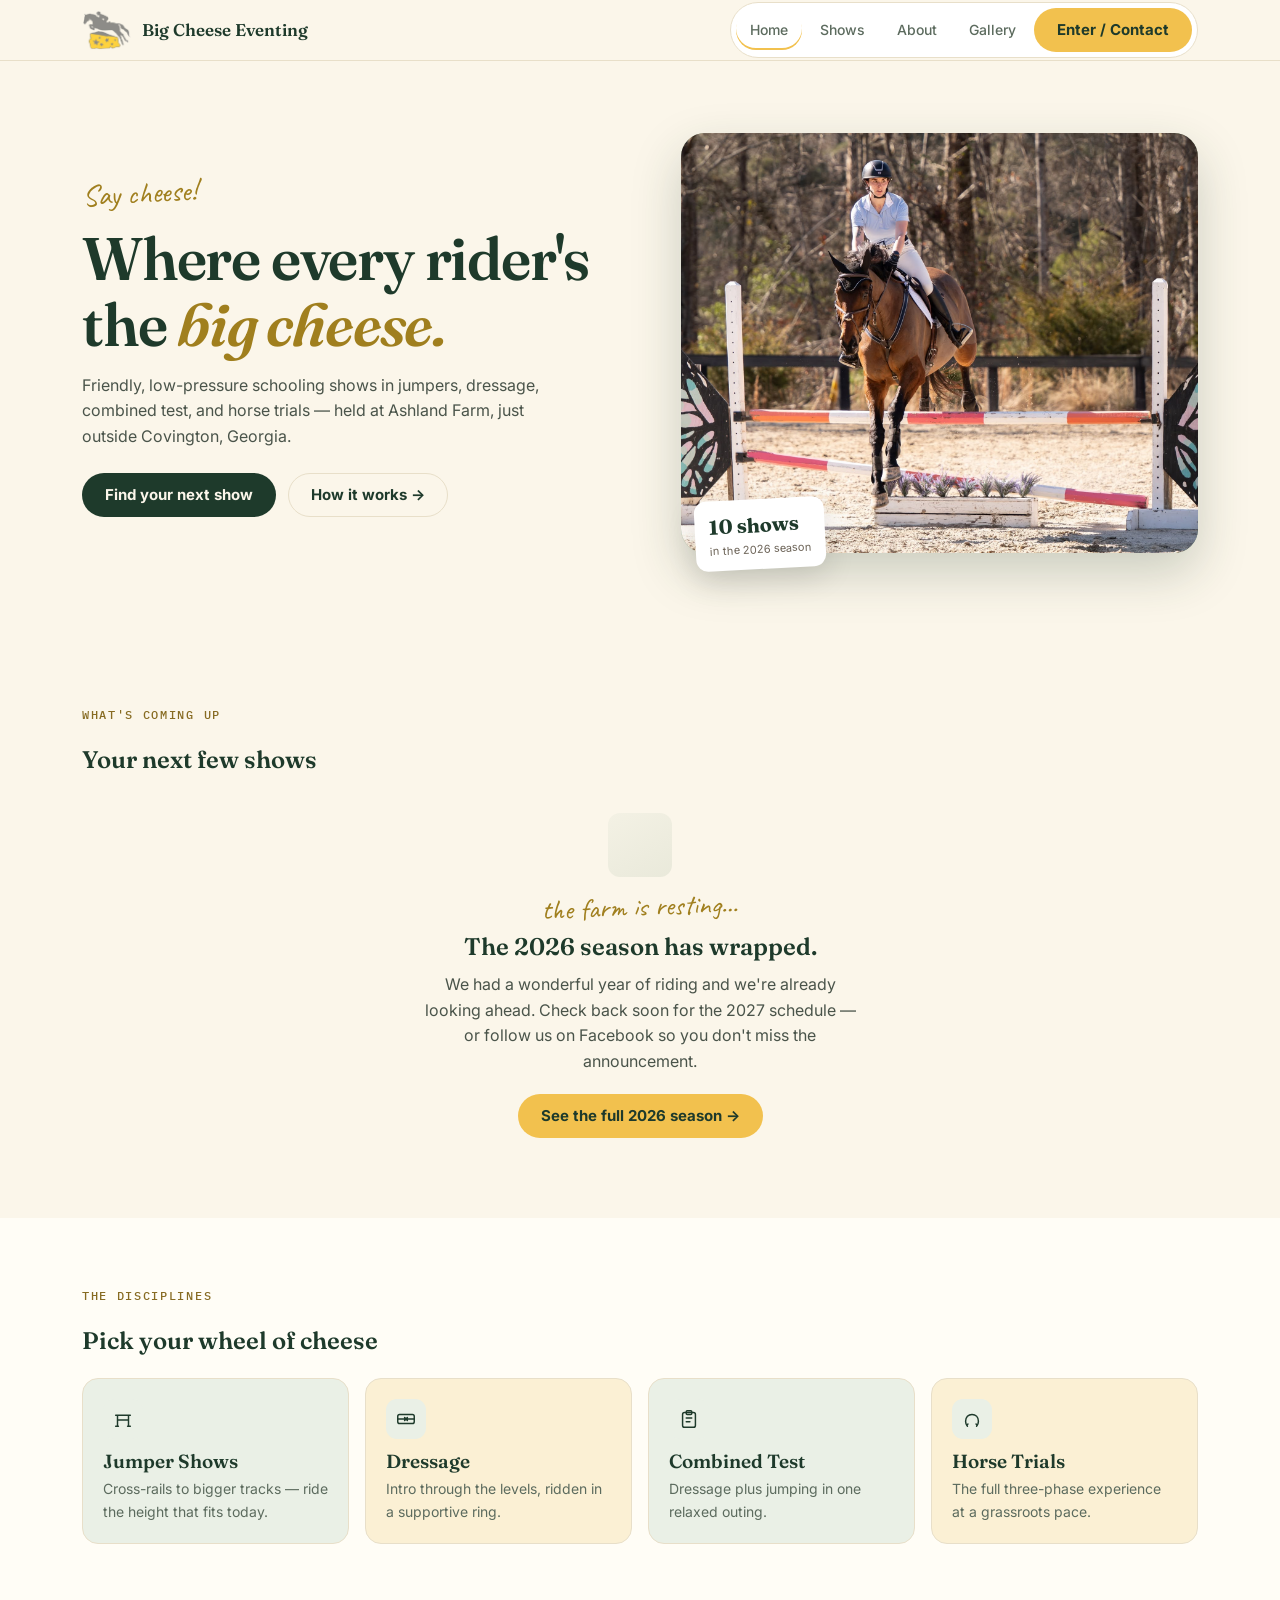
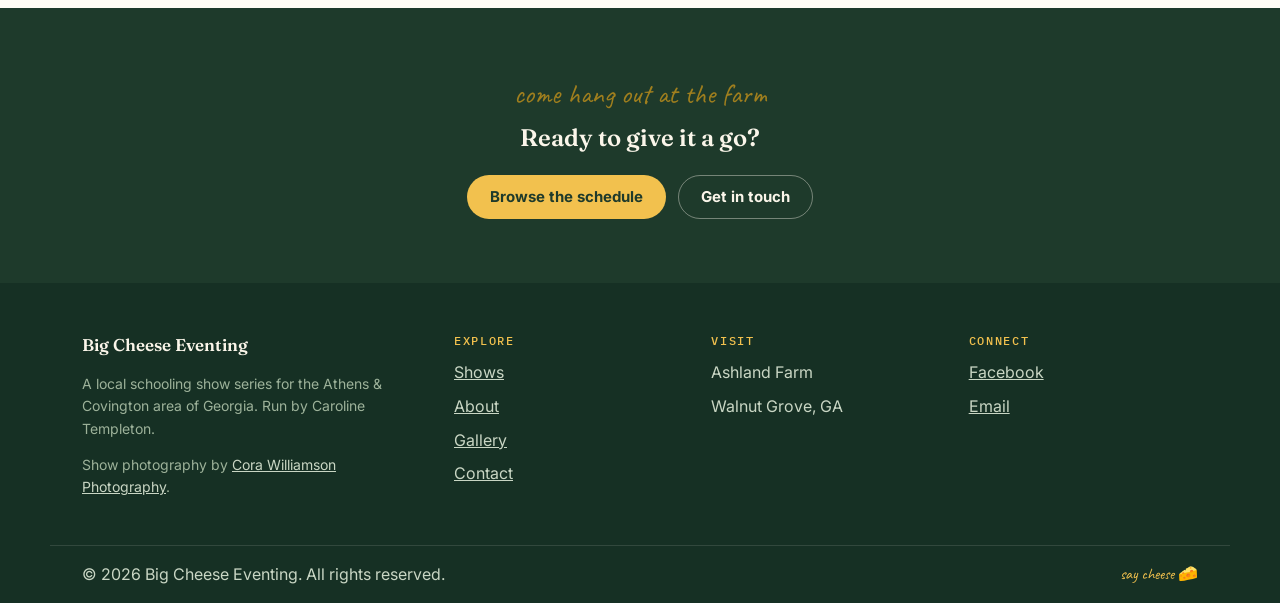
<file: index.html>
<!DOCTYPE html><!--K8VHTBESfpT4_C1Fr4Jjw--><html lang="en"><head><meta charSet="utf-8"/><meta name="viewport" content="width=device-width, initial-scale=1"/><link rel="preload" as="image" href="/big-cheese-eventing-logo.png"/><link rel="preload" as="image" href="/images/butter-fly-jump.jpg"/><link rel="stylesheet" href="/_next/static/css/2cc98d4bc619cfe4.css" data-precedence="next"/><link rel="preload" as="script" fetchPriority="low" href="/_next/static/chunks/webpack-769307c8e1a9465a.js"/><script src="/_next/static/chunks/1a1e28a5-b1af675392dccd3e.js" async=""></script><script src="/_next/static/chunks/619-1aadf601f466884b.js" async=""></script><script src="/_next/static/chunks/main-app-ca7952fff764d5d8.js" async=""></script><script src="/_next/static/chunks/257-d9d32912abbe5628.js" async=""></script><script src="/_next/static/chunks/app/layout-159201f784038fe2.js" async=""></script><script src="/_next/static/chunks/app/page-669dc9eeaddfc5f3.js" async=""></script><link rel="preconnect" href="https://fonts.googleapis.com"/><link rel="preconnect" href="https://fonts.gstatic.com" crossorigin="anonymous"/><title>Big Cheese Eventing — Schooling Shows near Athens &amp; Covington, GA</title><meta name="description" content="Friendly schooling shows in jumpers, dressage, combined test, and horse trials at Ashland Farm, Walnut Grove GA — serving the Athens &amp; Covington area."/><link rel="canonical" href="https://www.bigcheeseeventing.com/"/><meta property="og:title" content="Big Cheese Eventing — Schooling Shows near Athens &amp; Covington, GA"/><meta property="og:description" content="Friendly schooling shows in jumpers, dressage, combined test, and horse trials at Ashland Farm, Walnut Grove GA — serving the Athens &amp; Covington area."/><meta property="og:url" content="https://www.bigcheeseeventing.com/"/><meta property="og:site_name" content="Big Cheese Eventing"/><meta property="og:locale" content="en_US"/><meta property="og:type" content="website"/><meta name="twitter:card" content="summary"/><meta name="twitter:title" content="Big Cheese Eventing — Schooling Shows near Athens &amp; Covington, GA"/><meta name="twitter:description" content="Friendly schooling shows in jumpers, dressage, combined test, and horse trials at Ashland Farm, Walnut Grove GA — serving the Athens &amp; Covington area."/><link rel="icon" href="/big-cheese-eventing-logo.png"/><script src="/_next/static/chunks/polyfills-42372ed130431b0a.js" noModule=""></script></head><body><div hidden=""><!--$--><!--/$--></div><script>(self.__next_s=self.__next_s||[]).push([0,{"children":"(function(){try{var l=window.location,p=l.pathname;if(p.indexOf('//')!==-1){var f=p.replace(new RegExp('/{2,}','g'),'/');window.history.replaceState(window.history.state,'',f+l.search+l.hash);if(window.console\u0026\u0026console.warn){console.warn('[big-cheese] collapsed duplicate slashes in path:',p,'-\u003e',f);}}}catch(e){}})();","id":"normalize-pathname"}])</script><link rel="stylesheet" href="https://fonts.googleapis.com/css2?family=Fraunces:ital,wght@0,500;0,600;1,600&amp;family=Inter:wght@400;500;600;700&amp;family=IBM+Plex+Mono:wght@500;600&amp;family=Caveat:wght@600;700&amp;display=swap"/><script type="application/ld+json">{"@context":"https://schema.org","@graph":[{"@type":"Organization","@id":"https://www.bigcheeseeventing.com/#organization","name":"Big Cheese Eventing","url":"https://www.bigcheeseeventing.com","email":"bigcheeseeventing@gmail.com","sameAs":["https://www.facebook.com/bigcheeseeventing"]},{"@type":"LocalBusiness","@id":"https://www.bigcheeseeventing.com/#localbusiness","name":"Big Cheese Eventing","description":"Friendly schooling shows in jumpers, dressage, combined test, and horse trials at Ashland Farm, Walnut Grove GA.","url":"https://www.bigcheeseeventing.com","email":"bigcheeseeventing@gmail.com","address":{"@type":"PostalAddress","addressLocality":"Walnut Grove","addressRegion":"GA","addressCountry":"US"},"areaServed":["Athens, GA","Covington, GA","Walnut Grove, GA"],"parentOrganization":{"@id":"https://www.bigcheeseeventing.com/#organization"}}]}</script><a class="skip-link" href="#main-content">Skip to main content</a><div class="sr-only" aria-live="polite" id="view-announce"></div><header class="nav"><div class="wrap nav__inner"><a class="nav__brand" href="/"><img class="nav__brand-mark" src="/big-cheese-eventing-logo.png" alt="" width="410" height="331"/><span class="nav__wordmark">Big Cheese Eventing</span></a><button class="nav__toggle" type="button" aria-expanded="false" aria-controls="drawer"><span class="sr-only">Menu</span><svg width="22" height="22" viewBox="0 0 22 22" aria-hidden="true"><path d="M3 6h16M3 11h16M3 16h16" stroke="currentColor" stroke-width="2" stroke-linecap="round"></path></svg></button><nav class="nav__menu" aria-label="Primary"><a class="nav-link" aria-current="page" href="/">Home</a><a class="nav-link" href="/shows/">Shows</a><a class="nav-link" href="/about/">About</a><a class="nav-link" href="/gallery/">Gallery</a><a class="btn btn--cheese" href="/contact/">Enter / Contact</a></nav></div></header><div class="drawer" id="drawer" hidden=""><div class="drawer__panel" role="dialog" aria-modal="true" aria-label="Site menu"><nav aria-label="Primary mobile"><ul class="drawer__list"><li><a class="nav-link" aria-current="page" href="/">Home</a></li><li><a class="nav-link" href="/shows/">Shows</a></li><li><a class="nav-link" href="/about/">About</a></li><li><a class="nav-link" href="/gallery/">Gallery</a></li></ul><a class="btn btn--cheese btn--full" href="/contact/">Enter / Contact</a></nav></div></div><main id="main-content"><section class="hero section--cream"><div class="wrap hero__grid"><div><span class="script hero__script">Say cheese!</span><h1 id="view-title" tabindex="-1">Where every rider&#x27;s the <em>big cheese.</em></h1><p class="hero__lead">Friendly, low-pressure schooling shows in jumpers, dressage, combined test, and horse trials — held at Ashland Farm, just outside Covington, Georgia.</p><div class="hero__cta"><a class="btn btn--forest" href="/shows/">Find your next show</a><a class="btn btn--ghost" href="/about/">How it works →</a></div></div><div class="hero__photo"><img src="/images/butter-fly-jump.jpg" alt="A horse and rider clearing a show jump flanked by butterfly-painted standards in the arena at Ashland Farm" width="2048" height="1364"/><span class="hero__stat"><b>10<!-- --> shows</b> in the 2026 season</span></div></div></section><section class="section section--cream"><div class="wrap"><span class="eyebrow">What&#x27;s coming up</span><h2>Your next few shows</h2><div style="margin-top:24px"><div class="upcoming" aria-hidden="true"><div class="show-card" style="opacity:0.4"><span class="show-card__date">—</span> <span class="show-card__month">…</span><h3 style="color:var(--color-muted-2)">Loading…</h3></div><div class="show-card" style="opacity:0.4"><span class="show-card__date">—</span> <span class="show-card__month">…</span><h3 style="color:var(--color-muted-2)">Loading…</h3></div><div class="show-card" style="opacity:0.4"><span class="show-card__date">—</span> <span class="show-card__month">…</span><h3 style="color:var(--color-muted-2)">Loading…</h3></div></div></div></div></section><section class="section section--card"><div class="wrap"><span class="eyebrow">The disciplines</span><h2>Pick your wheel of cheese</h2><div class="grid--2up grid--4up grid" style="margin-top:24px"><div class="card card--green"><div class="card__icon" aria-hidden="true"><svg width="22" height="22" viewBox="0 0 24 24" fill="none" stroke="currentColor" stroke-width="1.6" stroke-linecap="round" stroke-linejoin="round" aria-hidden="true" focusable="false"><path d="M6 20V8M18 20V8M4 8h16M6 13h12M4 20h3M17 20h3"></path></svg></div><h3>Jumper Shows</h3><p>Cross-rails to bigger tracks — ride the height that fits today.</p></div><div class="card card--gold"><div class="card__icon" aria-hidden="true"><svg width="22" height="22" viewBox="0 0 24 24" fill="none" stroke="currentColor" stroke-width="1.6" stroke-linecap="round" stroke-linejoin="round" aria-hidden="true" focusable="false"><rect x="3" y="7" width="18" height="10" rx="2"></rect><path d="M3 12h18M10.5 10.5l3 3M13.5 10.5l-3 3"></path></svg></div><h3>Dressage</h3><p>Intro through the levels, ridden in a supportive ring.</p></div><div class="card card--green"><div class="card__icon" aria-hidden="true"><svg width="22" height="22" viewBox="0 0 24 24" fill="none" stroke="currentColor" stroke-width="1.6" stroke-linecap="round" stroke-linejoin="round" aria-hidden="true" focusable="false"><rect x="5" y="5" width="14" height="16" rx="2"></rect><rect x="9" y="3" width="6" height="4" rx="1"></rect><path d="M9 11h6M9 15h4"></path></svg></div><h3>Combined Test</h3><p>Dressage plus jumping in one relaxed outing.</p></div><div class="card card--gold"><div class="card__icon" aria-hidden="true"><svg width="22" height="22" viewBox="0 0 24 24" fill="none" stroke="currentColor" stroke-width="1.6" stroke-linecap="round" stroke-linejoin="round" aria-hidden="true" focusable="false"><path d="M7 20c-1.3-1.4-2-3.4-2-5.5C5 10 8 7 12 7s7 3 7 7.5c0 2.1-.7 4.1-2 5.5"></path><path d="M6.6 18.4l1-1M17.4 18.4l-1-1"></path></svg></div><h3>Horse Trials</h3><p>The full three-phase experience at a grassroots pace.</p></div></div></div></section><section class="section section--forest"><div class="wrap" style="text-align:center"><span class="script" style="font-size:28px">come hang out at the farm</span><h2 style="margin:8px 0 20px">Ready to give it a go?</h2><div class="hero__cta" style="justify-content:center"><a class="btn btn--cheese" href="/shows/">Browse the schedule</a><a class="btn btn--ghost" style="color:var(--color-cream);border-color:rgba(251, 246, 234, 0.4)" href="/contact/">Get in touch</a></div></div></section><!--$--><!--/$--></main><footer class="footer"><div class="wrap footer__grid"><div><span class="nav__wordmark" style="color:var(--color-cream)">Big Cheese Eventing</span><p>A local schooling show series for the Athens &amp; Covington area of Georgia. Run by Caroline Templeton.</p><p style="margin-top:12px">Show photography by<!-- --> <a href="https://corawilliamsonphotography.com" target="_blank" rel="noopener noreferrer">Cora Williamson Photography</a>.</p></div><div class="footer__col"><h4>Explore</h4><ul><li><a href="/shows/">Shows</a></li><li><a href="/about/">About</a></li><li><a href="/gallery/">Gallery</a></li><li><a href="/contact/">Contact</a></li></ul></div><div class="footer__col"><h4>Visit</h4><ul><li>Ashland Farm</li><li>Walnut Grove, GA</li></ul></div><div class="footer__col"><h4>Connect</h4><ul><li><a href="https://www.facebook.com/bigcheeseeventing" target="_blank" rel="noopener noreferrer">Facebook</a></li><li><a href="mailto:bigcheeseeventing@gmail.com">Email</a></li></ul></div></div><div class="wrap footer__bar"><span>© 2026 Big Cheese Eventing. All rights reserved.</span><span class="script" style="color:var(--color-cheese)">say cheese 🧀</span></div></footer><script src="/_next/static/chunks/webpack-769307c8e1a9465a.js" id="_R_" async=""></script><script>(self.__next_f=self.__next_f||[]).push([0])</script><script>self.__next_f.push([1,"1:\"$Sreact.fragment\"\n2:I[9972,[\"257\",\"static/chunks/257-d9d32912abbe5628.js\",\"177\",\"static/chunks/app/layout-159201f784038fe2.js\"],\"\"]\n3:I[7394,[\"257\",\"static/chunks/257-d9d32912abbe5628.js\",\"177\",\"static/chunks/app/layout-159201f784038fe2.js\"],\"RouteAnnouncer\"]\n4:I[2445,[\"257\",\"static/chunks/257-d9d32912abbe5628.js\",\"177\",\"static/chunks/app/layout-159201f784038fe2.js\"],\"Nav\"]\n5:I[8648,[],\"\"]\n6:I[8238,[],\"\"]\n7:I[3257,[\"257\",\"static/chunks/257-d9d32912abbe5628.js\",\"974\",\"static/chunks/app/page-669dc9eeaddfc5f3.js\"],\"\"]\ne:I[436,[],\"\"]\n:HL[\"/_next/static/css/2cc98d4bc619cfe4.css\",\"style\"]\n"])</script><script>self.__next_f.push([1,"0:{\"P\":null,\"b\":\"K8VHTBESfpT4_C1Fr4Jjw\",\"p\":\"\",\"c\":[\"\",\"\"],\"i\":false,\"f\":[[[\"\",{\"children\":[\"__PAGE__\",{}]},\"$undefined\",\"$undefined\",true],[\"\",[\"$\",\"$1\",\"c\",{\"children\":[[[\"$\",\"link\",\"0\",{\"rel\":\"stylesheet\",\"href\":\"/_next/static/css/2cc98d4bc619cfe4.css\",\"precedence\":\"next\",\"crossOrigin\":\"$undefined\",\"nonce\":\"$undefined\"}]],[\"$\",\"html\",null,{\"lang\":\"en\",\"children\":[\"$\",\"body\",null,{\"children\":[[\"$\",\"$L2\",null,{\"id\":\"normalize-pathname\",\"strategy\":\"beforeInteractive\",\"children\":\"(function(){try{var l=window.location,p=l.pathname;if(p.indexOf('//')!==-1){var f=p.replace(new RegExp('/{2,}','g'),'/');window.history.replaceState(window.history.state,'',f+l.search+l.hash);if(window.console\u0026\u0026console.warn){console.warn('[big-cheese] collapsed duplicate slashes in path:',p,'-\u003e',f);}}}catch(e){}})();\"}],[\"$\",\"link\",null,{\"rel\":\"preconnect\",\"href\":\"https://fonts.googleapis.com\"}],[\"$\",\"link\",null,{\"rel\":\"preconnect\",\"href\":\"https://fonts.gstatic.com\",\"crossOrigin\":\"anonymous\"}],[\"$\",\"link\",null,{\"rel\":\"stylesheet\",\"href\":\"https://fonts.googleapis.com/css2?family=Fraunces:ital,wght@0,500;0,600;1,600\u0026family=Inter:wght@400;500;600;700\u0026family=IBM+Plex+Mono:wght@500;600\u0026family=Caveat:wght@600;700\u0026display=swap\"}],[\"$\",\"script\",null,{\"type\":\"application/ld+json\",\"dangerouslySetInnerHTML\":{\"__html\":\"{\\\"@context\\\":\\\"https://schema.org\\\",\\\"@graph\\\":[{\\\"@type\\\":\\\"Organization\\\",\\\"@id\\\":\\\"https://www.bigcheeseeventing.com/#organization\\\",\\\"name\\\":\\\"Big Cheese Eventing\\\",\\\"url\\\":\\\"https://www.bigcheeseeventing.com\\\",\\\"email\\\":\\\"bigcheeseeventing@gmail.com\\\",\\\"sameAs\\\":[\\\"https://www.facebook.com/bigcheeseeventing\\\"]},{\\\"@type\\\":\\\"LocalBusiness\\\",\\\"@id\\\":\\\"https://www.bigcheeseeventing.com/#localbusiness\\\",\\\"name\\\":\\\"Big Cheese Eventing\\\",\\\"description\\\":\\\"Friendly schooling shows in jumpers, dressage, combined test, and horse trials at Ashland Farm, Walnut Grove GA.\\\",\\\"url\\\":\\\"https://www.bigcheeseeventing.com\\\",\\\"email\\\":\\\"bigcheeseeventing@gmail.com\\\",\\\"address\\\":{\\\"@type\\\":\\\"PostalAddress\\\",\\\"addressLocality\\\":\\\"Walnut Grove\\\",\\\"addressRegion\\\":\\\"GA\\\",\\\"addressCountry\\\":\\\"US\\\"},\\\"areaServed\\\":[\\\"Athens, GA\\\",\\\"Covington, GA\\\",\\\"Walnut Grove, GA\\\"],\\\"parentOrganization\\\":{\\\"@id\\\":\\\"https://www.bigcheeseeventing.com/#organization\\\"}}]}\"}}],[\"$\",\"a\",null,{\"className\":\"skip-link\",\"href\":\"#main-content\",\"children\":\"Skip to main content\"}],[\"$\",\"$L3\",null,{}],[\"$\",\"$L4\",null,{}],[\"$\",\"main\",null,{\"id\":\"main-content\",\"children\":[\"$\",\"$L5\",null,{\"parallelRouterKey\":\"children\",\"error\":\"$undefined\",\"errorStyles\":\"$undefined\",\"errorScripts\":\"$undefined\",\"template\":[\"$\",\"$L6\",null,{}],\"templateStyles\":\"$undefined\",\"templateScripts\":\"$undefined\",\"notFound\":[[\"$\",\"div\",null,{\"className\":\"section section--cream\",\"children\":[\"$\",\"div\",null,{\"className\":\"wrap\",\"style\":{\"textAlign\":\"center\"},\"children\":[[\"$\",\"img\",null,{\"src\":\"/images/wrong-direction.png\",\"alt\":\"Pen-and-ink cartoon of a shaggy pony that has refused a jump, its young rider tumbled onto the grass still clutching the reins\",\"width\":719,\"height\":622,\"style\":{\"width\":\"100%\",\"maxWidth\":\"380px\",\"height\":\"auto\",\"margin\":\"0 auto 12px\"}}],[\"$\",\"span\",null,{\"className\":\"eyebrow\",\"children\":\"404\"}],[\"$\",\"h1\",null,{\"id\":\"view-title\",\"tabIndex\":-1,\"children\":\"You're off course!\"}],[\"$\",\"p\",null,{\"className\":\"hero__lead\",\"style\":{\"marginInline\":\"auto\"},\"children\":\"We couldn't find that page — let's get you back on course.\"}],[\"$\",\"p\",null,{\"style\":{\"marginTop\":\"24px\"},\"children\":[\"$\",\"$L7\",null,{\"className\":\"btn btn--forest\",\"href\":\"/\",\"children\":\"Back to home\"}]}]]}]}],[]],\"forbidden\":\"$undefined\",\"unauthorized\":\"$undefined\"}]}],[\"$\",\"footer\",null,{\"className\":\"footer\",\"children\":[[\"$\",\"div\",null,{\"className\":\"wrap footer__grid\",\"children\":[[\"$\",\"div\",null,{\"children\":[[\"$\",\"span\",null,{\"className\":\"nav__wordmark\",\"style\":{\"color\":\"var(--color-cream)\"},\"children\":\"Big Cheese Eventing\"}],[\"$\",\"p\",null,{\"children\":\"A local schooling show series for the Athens \u0026 Covington area of Georgia. Run by Caroline Templeton.\"}],[\"$\",\"p\",null,{\"style\":{\"marginTop\":\"12px\"},\"children\":[\"Show photography by\",\" \",[\"$\",\"a\",null,{\"href\":\"https://corawilliamsonphotography.com\",\"target\":\"_blank\",\"rel\":\"noopener noreferrer\",\"children\":\"Cora Williamson Photography\"}],\".\"]}]]}],[\"$\",\"div\",null,{\"className\":\"footer__col\",\"children\":[[\"$\",\"h4\",null,{\"children\":\"Explore\"}],\"$L8\"]}],\"$L9\",\"$La\"]}],\"$Lb\"]}]]}]}]]}],{\"children\":[\"__PAGE__\",\"$Lc\",{},null,false]},null,false],\"$Ld\",false]],\"m\":\"$undefined\",\"G\":[\"$e\",[]],\"s\":false,\"S\":true}\n"])</script><script>self.__next_f.push([1,"f:I[9342,[\"257\",\"static/chunks/257-d9d32912abbe5628.js\",\"974\",\"static/chunks/app/page-669dc9eeaddfc5f3.js\"],\"UpcomingShows\"]\n17:I[6165,[],\"ViewportBoundary\"]\n19:I[6165,[],\"MetadataBoundary\"]\n1a:\"$Sreact.suspense\"\n8:[\"$\",\"ul\",null,{\"children\":[[\"$\",\"li\",null,{\"children\":[\"$\",\"$L7\",null,{\"href\":\"/shows\",\"children\":\"Shows\"}]}],[\"$\",\"li\",null,{\"children\":[\"$\",\"$L7\",null,{\"href\":\"/about\",\"children\":\"About\"}]}],[\"$\",\"li\",null,{\"children\":[\"$\",\"$L7\",null,{\"href\":\"/gallery\",\"children\":\"Gallery\"}]}],[\"$\",\"li\",null,{\"children\":[\"$\",\"$L7\",null,{\"href\":\"/contact\",\"children\":\"Contact\"}]}]]}]\n9:[\"$\",\"div\",null,{\"className\":\"footer__col\",\"children\":[[\"$\",\"h4\",null,{\"children\":\"Visit\"}],[\"$\",\"ul\",null,{\"children\":[[\"$\",\"li\",null,{\"children\":\"Ashland Farm\"}],[\"$\",\"li\",null,{\"children\":\"Walnut Grove, GA\"}]]}]]}]\na:[\"$\",\"div\",null,{\"className\":\"footer__col\",\"children\":[[\"$\",\"h4\",null,{\"children\":\"Connect\"}],[\"$\",\"ul\",null,{\"children\":[[\"$\",\"li\",null,{\"children\":[\"$\",\"a\",null,{\"href\":\"https://www.facebook.com/bigcheeseeventing\",\"target\":\"_blank\",\"rel\":\"noopener noreferrer\",\"children\":\"Facebook\"}]}],[\"$\",\"li\",null,{\"children\":[\"$\",\"a\",null,{\"href\":\"mailto:bigcheeseeventing@gmail.com\",\"children\":\"Email\"}]}]]}]]}]\nb:[\"$\",\"div\",null,{\"className\":\"wrap footer__bar\",\"children\":[[\"$\",\"span\",null,{\"children\":\"© 2026 Big Cheese Eventing. All rights reserved.\"}],[\"$\",\"span\",null,{\"className\":\"script\",\"style\":{\"color\":\"var(--color-cheese)\"},\"children\":\"say cheese 🧀\"}]]}]\n"])</script><script>self.__next_f.push([1,"c:[\"$\",\"$1\",\"c\",{\"children\":[[[\"$\",\"section\",null,{\"className\":\"hero section--cream\",\"children\":[\"$\",\"div\",null,{\"className\":\"wrap hero__grid\",\"children\":[[\"$\",\"div\",null,{\"children\":[[\"$\",\"span\",null,{\"className\":\"script hero__script\",\"children\":\"Say cheese!\"}],[\"$\",\"h1\",null,{\"id\":\"view-title\",\"tabIndex\":-1,\"children\":[\"Where every rider's the \",[\"$\",\"em\",null,{\"children\":\"big cheese.\"}]]}],[\"$\",\"p\",null,{\"className\":\"hero__lead\",\"children\":\"Friendly, low-pressure schooling shows in jumpers, dressage, combined test, and horse trials — held at Ashland Farm, just outside Covington, Georgia.\"}],[\"$\",\"div\",null,{\"className\":\"hero__cta\",\"children\":[[\"$\",\"$L7\",null,{\"className\":\"btn btn--forest\",\"href\":\"/shows\",\"children\":\"Find your next show\"}],[\"$\",\"$L7\",null,{\"className\":\"btn btn--ghost\",\"href\":\"/about\",\"children\":\"How it works →\"}]]}]]}],[\"$\",\"div\",null,{\"className\":\"hero__photo\",\"children\":[[\"$\",\"img\",null,{\"src\":\"/images/butter-fly-jump.jpg\",\"alt\":\"A horse and rider clearing a show jump flanked by butterfly-painted standards in the arena at Ashland Farm\",\"width\":2048,\"height\":1364}],[\"$\",\"span\",null,{\"className\":\"hero__stat\",\"children\":[[\"$\",\"b\",null,{\"children\":[10,\" shows\"]}],\" in the 2026 season\"]}]]}]]}]}],[\"$\",\"section\",null,{\"className\":\"section section--cream\",\"children\":[\"$\",\"div\",null,{\"className\":\"wrap\",\"children\":[[\"$\",\"span\",null,{\"className\":\"eyebrow\",\"children\":\"What's coming up\"}],[\"$\",\"h2\",null,{\"children\":\"Your next few shows\"}],[\"$\",\"div\",null,{\"style\":{\"marginTop\":\"24px\"},\"children\":[\"$\",\"$Lf\",null,{\"shows\":[{\"id\":\"2026-02-28-jumper\",\"date\":\"2026-02-28\",\"title\":\"Jumper Show\",\"disciplines\":[\"jumpers\"],\"entryUrl\":\"https://bigcheese.horsespot.net/shows\"},{\"id\":\"2026-03-28-jumper\",\"date\":\"2026-03-28\",\"title\":\"Jumper Show\",\"disciplines\":[\"jumpers\"],\"entryUrl\":\"https://bigcheese.horsespot.net/shows\"},{\"id\":\"2026-04-18-ht-ct-dressage\",\"date\":\"2026-04-18\",\"title\":\"Horse Trial, CT \u0026 Dressage\",\"disciplines\":[\"three-phase\",\"combined-test\",\"dressage\"],\"recognitions\":[\"GDCTA\"],\"entryUrl\":\"https://bigcheese.horsespot.net/shows\"},{\"id\":\"2026-05-23-ht-ct-dressage\",\"date\":\"2026-05-23\",\"title\":\"Horse Trial, CT \u0026 Dressage\",\"disciplines\":\"$c:props:children:0:1:props:children:props:children:2:props:children:props:shows:2:disciplines\",\"recognitions\":[\"GDCTA\"],\"entryUrl\":\"https://bigcheese.horsespot.net/shows\"},{\"id\":\"2026-06-20-ht-ct-dressage\",\"date\":\"2026-06-20\",\"title\":\"Horse Trial, CT \u0026 Dressage\",\"disciplines\":\"$c:props:children:0:1:props:children:props:children:2:props:children:props:shows:2:disciplines\",\"recognitions\":[\"GDCTA\"],\"entryUrl\":\"https://bigcheese.horsespot.net/shows\"},{\"id\":\"2026-07-11-ht-ct-dressage\",\"date\":\"2026-07-11\",\"title\":\"Horse Trial, CT \u0026 Dressage\",\"disciplines\":\"$c:props:children:0:1:props:children:props:children:2:props:children:props:shows:2:disciplines\",\"recognitions\":[\"GDCTA\",\"WDAA\"],\"entryUrl\":\"https://bigcheese.horsespot.net/shows\"},{\"id\":\"2026-08-22-ht-ct-dressage\",\"date\":\"2026-08-22\",\"title\":\"Horse Trial, CT \u0026 Dressage\",\"disciplines\":\"$c:props:children:0:1:props:children:props:children:2:props:children:props:shows:2:disciplines\",\"recognitions\":[\"GDCTA\"],\"entryUrl\":\"https://bigcheese.horsespot.net/shows\"},{\"id\":\"2026-09-19-ht-ct-dressage\",\"date\":\"2026-09-19\",\"title\":\"Horse Trial, CT \u0026 Dressage\",\"disciplines\":\"$c:props:children:0:1:props:children:props:children:2:props:children:props:shows:2:disciplines\",\"recognitions\":[\"GDCTA\"],\"entryUrl\":\"https://bigcheese.horsespot.net/shows\"},{\"id\":\"2026-10-31-ht-ct-dressage\",\"date\":\"2026-10-31\",\"title\":\"Horse Trial, CT \u0026 Dressage\",\"disciplines\":\"$c:props:children:0:1:props:children:props:children:2:props:children:props:shows:2:disciplines\",\"recognitions\":[\"GDCTA\"],\"entryUrl\":\"https://bigcheese.horsespot.net/shows\"},{\"id\":\"2026-11-07-jumper-finale\",\"date\":\"2026-11-07\",\"title\":\"Jumper Finale\",\"disciplines\":[\"jumpers\"],\"entryUrl\":\"https://bigcheese.horsespot.net/shows\"}]}]}]]}]}],[\"$\",\"section\",null,{\"className\":\"section section--card\",\"children\":[\"$\",\"div\",null,{\"className\":\"wrap\",\"children\":[[\"$\",\"span\",null,{\"className\":\"eyebrow\",\"children\":\"The disciplines\"}],[\"$\",\"h2\",null,{\"children\":\"Pick your wheel of cheese\"}],[\"$\",\"div\",null,{\"className\":\"grid--2up grid--4up grid\",\"style\":{\"marginTop\":\"24px\"},\"children\":[[\"$\",\"div\",null,{\"className\":\"card card--green\",\"children\":[[\"$\",\"div\",null,{\"className\":\"card__icon\",\"aria-hidden\":\"true\",\"children\":[\"$\",\"svg\",null,{\"width\":\"22\",\"height\":\"22\",\"viewBox\":\"0 0 24 24\",\"fill\":\"none\",\"stroke\":\"currentColor\",\"strokeWidth\":1.6,\"strokeLinecap\":\"round\",\"strokeLinejoin\":\"round\",\"aria-hidden\":\"true\",\"focusable\":\"false\",\"children\":[\"$\",\"path\",null,{\"d\":\"M6 20V8M18 20V8M4 8h16M6 13h12M4 20h3M17 20h3\"}]}]}],[\"$\",\"h3\",null,{\"children\":\"Jumper Shows\"}],[\"$\",\"p\",null,{\"children\":\"Cross-rails to bigger tracks — ride the height that fits today.\"}]]}],[\"$\",\"div\",null,{\"className\":\"card card--gold\",\"children\":[[\"$\",\"div\",null,{\"className\":\"card__icon\",\"aria-hidden\":\"true\",\"children\":\"$L10\"}],\"$L11\",\"$L12\"]}],\"$L13\",\"$L14\"]}]]}]}],\"$L15\"],null,\"$L16\"]}]\n"])</script><script>self.__next_f.push([1,"d:[\"$\",\"$1\",\"h\",{\"children\":[null,[[\"$\",\"$L17\",null,{\"children\":\"$L18\"}],null],[\"$\",\"$L19\",null,{\"children\":[\"$\",\"div\",null,{\"hidden\":true,\"children\":[\"$\",\"$1a\",null,{\"fallback\":null,\"children\":\"$L1b\"}]}]}]]}]\n"])</script><script>self.__next_f.push([1,"1c:I[6165,[],\"OutletBoundary\"]\n1e:I[5216,[],\"AsyncMetadataOutlet\"]\n10:[\"$\",\"svg\",null,{\"width\":\"22\",\"height\":\"22\",\"viewBox\":\"0 0 24 24\",\"fill\":\"none\",\"stroke\":\"currentColor\",\"strokeWidth\":1.6,\"strokeLinecap\":\"round\",\"strokeLinejoin\":\"round\",\"aria-hidden\":\"true\",\"focusable\":\"false\",\"children\":[[\"$\",\"rect\",null,{\"x\":\"3\",\"y\":\"7\",\"width\":\"18\",\"height\":\"10\",\"rx\":\"2\"}],[\"$\",\"path\",null,{\"d\":\"M3 12h18M10.5 10.5l3 3M13.5 10.5l-3 3\"}]]}]\n11:[\"$\",\"h3\",null,{\"children\":\"Dressage\"}]\n12:[\"$\",\"p\",null,{\"children\":\"Intro through the levels, ridden in a supportive ring.\"}]\n13:[\"$\",\"div\",null,{\"className\":\"card card--green\",\"children\":[[\"$\",\"div\",null,{\"className\":\"card__icon\",\"aria-hidden\":\"true\",\"children\":[\"$\",\"svg\",null,{\"width\":\"22\",\"height\":\"22\",\"viewBox\":\"0 0 24 24\",\"fill\":\"none\",\"stroke\":\"currentColor\",\"strokeWidth\":1.6,\"strokeLinecap\":\"round\",\"strokeLinejoin\":\"round\",\"aria-hidden\":\"true\",\"focusable\":\"false\",\"children\":[[\"$\",\"rect\",null,{\"x\":\"5\",\"y\":\"5\",\"width\":\"14\",\"height\":\"16\",\"rx\":\"2\"}],[\"$\",\"rect\",null,{\"x\":\"9\",\"y\":\"3\",\"width\":\"6\",\"height\":\"4\",\"rx\":\"1\"}],[\"$\",\"path\",null,{\"d\":\"M9 11h6M9 15h4\"}]]}]}],[\"$\",\"h3\",null,{\"children\":\"Combined Test\"}],[\"$\",\"p\",null,{\"children\":\"Dressage plus jumping in one relaxed outing.\"}]]}]\n14:[\"$\",\"div\",null,{\"className\":\"card card--gold\",\"children\":[[\"$\",\"div\",null,{\"className\":\"card__icon\",\"aria-hidden\":\"true\",\"children\":[\"$\",\"svg\",null,{\"width\":\"22\",\"height\":\"22\",\"viewBox\":\"0 0 24 24\",\"fill\":\"none\",\"stroke\":\"currentColor\",\"strokeWidth\":1.6,\"strokeLinecap\":\"round\",\"strokeLinejoin\":\"round\",\"aria-hidden\":\"true\",\"focusable\":\"false\",\"children\":[[\"$\",\"path\",null,{\"d\":\"M7 20c-1.3-1.4-2-3.4-2-5.5C5 10 8 7 12 7s7 3 7 7.5c0 2.1-.7 4.1-2 5.5\"}],[\"$\",\"path\",null,{\"d\":\"M6.6 18.4l1-1M17.4 18.4l-1-1\"}]]}]}],[\"$\",\"h3\",null,{\"children\":\"Horse Trials\"}],[\"$\",\"p\",null,{\"children\":\"The full three-phase experience at a grassroots pace.\"}]]}]\n"])</script><script>self.__next_f.push([1,"15:[\"$\",\"section\",null,{\"className\":\"section section--forest\",\"children\":[\"$\",\"div\",null,{\"className\":\"wrap\",\"style\":{\"textAlign\":\"center\"},\"children\":[[\"$\",\"span\",null,{\"className\":\"script\",\"style\":{\"fontSize\":\"28px\"},\"children\":\"come hang out at the farm\"}],[\"$\",\"h2\",null,{\"style\":{\"margin\":\"8px 0 20px\"},\"children\":\"Ready to give it a go?\"}],[\"$\",\"div\",null,{\"className\":\"hero__cta\",\"style\":{\"justifyContent\":\"center\"},\"children\":[[\"$\",\"$L7\",null,{\"className\":\"btn btn--cheese\",\"href\":\"/shows\",\"children\":\"Browse the schedule\"}],[\"$\",\"$L7\",null,{\"className\":\"btn btn--ghost\",\"href\":\"/contact\",\"style\":{\"color\":\"var(--color-cream)\",\"borderColor\":\"rgba(251, 246, 234, 0.4)\"},\"children\":\"Get in touch\"}]]}]]}]}]\n"])</script><script>self.__next_f.push([1,"16:[\"$\",\"$L1c\",null,{\"children\":[\"$L1d\",[\"$\",\"$L1e\",null,{\"promise\":\"$@1f\"}]]}]\n"])</script><script>self.__next_f.push([1,"18:[[\"$\",\"meta\",\"0\",{\"charSet\":\"utf-8\"}],[\"$\",\"meta\",\"1\",{\"name\":\"viewport\",\"content\":\"width=device-width, initial-scale=1\"}]]\n"])</script><script>self.__next_f.push([1,"1d:null\n"])</script><script>self.__next_f.push([1,"20:I[5664,[],\"IconMark\"]\n"])</script><script>self.__next_f.push([1,"1f:{\"metadata\":[[\"$\",\"title\",\"0\",{\"children\":\"Big Cheese Eventing — Schooling Shows near Athens \u0026 Covington, GA\"}],[\"$\",\"meta\",\"1\",{\"name\":\"description\",\"content\":\"Friendly schooling shows in jumpers, dressage, combined test, and horse trials at Ashland Farm, Walnut Grove GA — serving the Athens \u0026 Covington area.\"}],[\"$\",\"link\",\"2\",{\"rel\":\"canonical\",\"href\":\"https://www.bigcheeseeventing.com/\"}],[\"$\",\"meta\",\"3\",{\"property\":\"og:title\",\"content\":\"Big Cheese Eventing — Schooling Shows near Athens \u0026 Covington, GA\"}],[\"$\",\"meta\",\"4\",{\"property\":\"og:description\",\"content\":\"Friendly schooling shows in jumpers, dressage, combined test, and horse trials at Ashland Farm, Walnut Grove GA — serving the Athens \u0026 Covington area.\"}],[\"$\",\"meta\",\"5\",{\"property\":\"og:url\",\"content\":\"https://www.bigcheeseeventing.com/\"}],[\"$\",\"meta\",\"6\",{\"property\":\"og:site_name\",\"content\":\"Big Cheese Eventing\"}],[\"$\",\"meta\",\"7\",{\"property\":\"og:locale\",\"content\":\"en_US\"}],[\"$\",\"meta\",\"8\",{\"property\":\"og:type\",\"content\":\"website\"}],[\"$\",\"meta\",\"9\",{\"name\":\"twitter:card\",\"content\":\"summary\"}],[\"$\",\"meta\",\"10\",{\"name\":\"twitter:title\",\"content\":\"Big Cheese Eventing — Schooling Shows near Athens \u0026 Covington, GA\"}],[\"$\",\"meta\",\"11\",{\"name\":\"twitter:description\",\"content\":\"Friendly schooling shows in jumpers, dressage, combined test, and horse trials at Ashland Farm, Walnut Grove GA — serving the Athens \u0026 Covington area.\"}],[\"$\",\"link\",\"12\",{\"rel\":\"icon\",\"href\":\"/big-cheese-eventing-logo.png\"}],[\"$\",\"$L20\",\"13\",{}]],\"error\":null,\"digest\":\"$undefined\"}\n"])</script><script>self.__next_f.push([1,"1b:\"$1f:metadata\"\n"])</script></body></html>
</file>
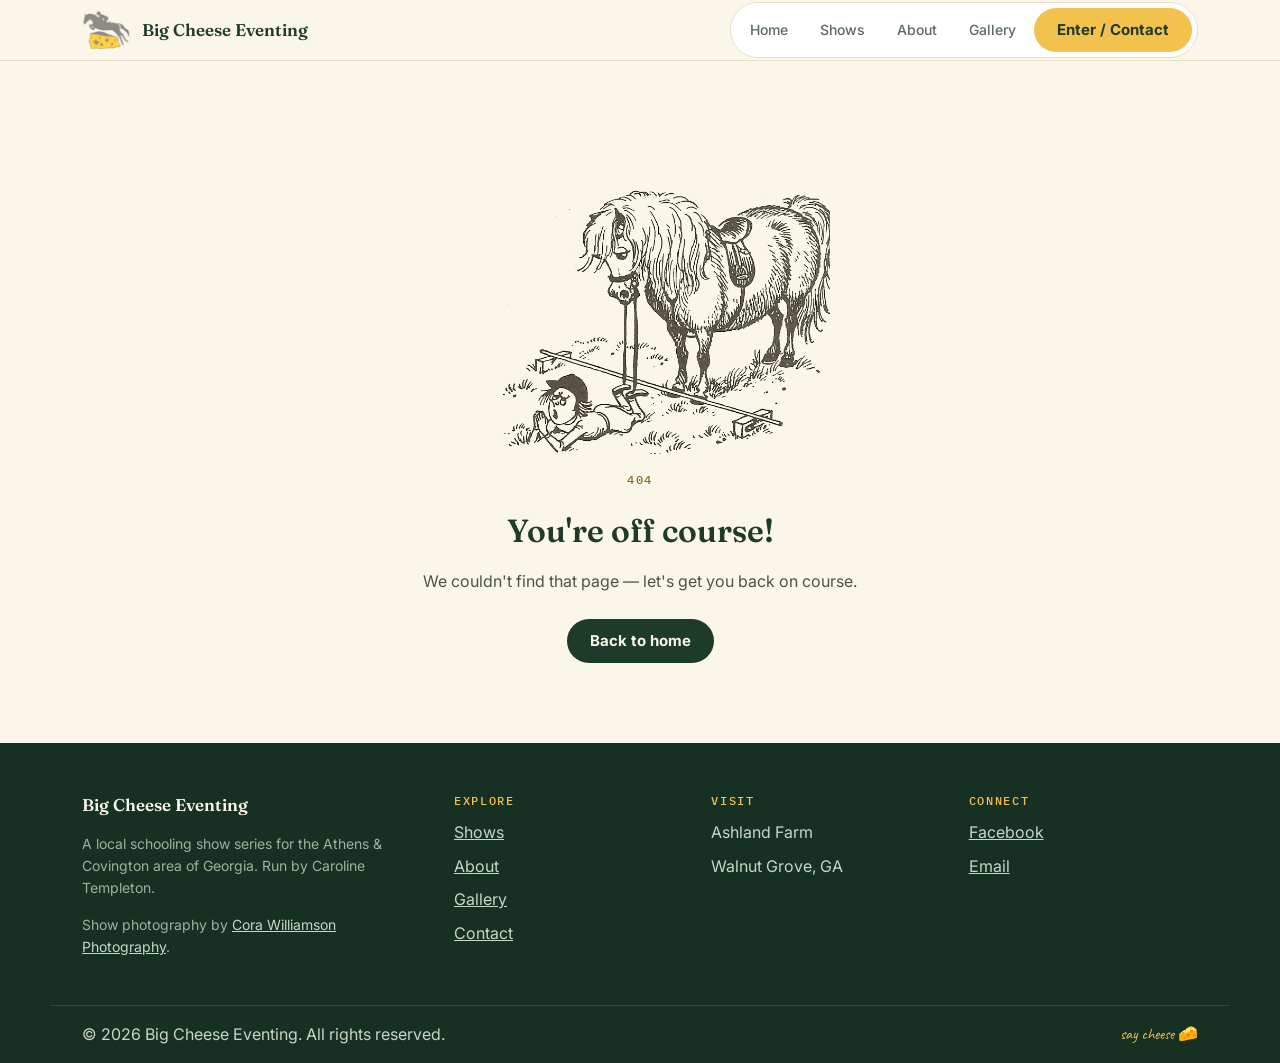
<file: 404/index.html>
<!DOCTYPE html><!--K8VHTBESfpT4_C1Fr4Jjw--><html lang="en"><head><meta charSet="utf-8"/><meta name="viewport" content="width=device-width, initial-scale=1"/><link rel="preload" as="image" href="/big-cheese-eventing-logo.png"/><link rel="preload" as="image" href="/images/wrong-direction.png"/><link rel="stylesheet" href="/_next/static/css/2cc98d4bc619cfe4.css" data-precedence="next"/><link rel="preload" as="script" fetchPriority="low" href="/_next/static/chunks/webpack-769307c8e1a9465a.js"/><script src="/_next/static/chunks/1a1e28a5-b1af675392dccd3e.js" async=""></script><script src="/_next/static/chunks/619-1aadf601f466884b.js" async=""></script><script src="/_next/static/chunks/main-app-ca7952fff764d5d8.js" async=""></script><script src="/_next/static/chunks/257-d9d32912abbe5628.js" async=""></script><script src="/_next/static/chunks/app/layout-159201f784038fe2.js" async=""></script><script src="/_next/static/chunks/app/page-669dc9eeaddfc5f3.js" async=""></script><link rel="preconnect" href="https://fonts.googleapis.com"/><link rel="preconnect" href="https://fonts.gstatic.com" crossorigin="anonymous"/><meta name="robots" content="noindex"/><title>Big Cheese Eventing — Schooling Shows near Athens &amp; Covington, GA</title><meta name="description" content="Friendly schooling shows in jumpers, dressage, combined test, and horse trials at Ashland Farm, Walnut Grove GA — serving the Athens &amp; Covington area."/><link rel="canonical" href="https://www.bigcheeseeventing.com/"/><meta property="og:title" content="Big Cheese Eventing — Schooling Shows near Athens &amp; Covington, GA"/><meta property="og:description" content="Friendly schooling shows in jumpers, dressage, combined test, and horse trials at Ashland Farm, Walnut Grove GA — serving the Athens &amp; Covington area."/><meta property="og:url" content="https://www.bigcheeseeventing.com/"/><meta property="og:site_name" content="Big Cheese Eventing"/><meta property="og:locale" content="en_US"/><meta property="og:type" content="website"/><meta name="twitter:card" content="summary"/><meta name="twitter:title" content="Big Cheese Eventing — Schooling Shows near Athens &amp; Covington, GA"/><meta name="twitter:description" content="Friendly schooling shows in jumpers, dressage, combined test, and horse trials at Ashland Farm, Walnut Grove GA — serving the Athens &amp; Covington area."/><link rel="icon" href="/big-cheese-eventing-logo.png"/><script src="/_next/static/chunks/polyfills-42372ed130431b0a.js" noModule=""></script></head><body><div hidden=""><!--$--><!--/$--></div><script>(self.__next_s=self.__next_s||[]).push([0,{"children":"(function(){try{var l=window.location,p=l.pathname;if(p.indexOf('//')!==-1){var f=p.replace(new RegExp('/{2,}','g'),'/');window.history.replaceState(window.history.state,'',f+l.search+l.hash);if(window.console\u0026\u0026console.warn){console.warn('[big-cheese] collapsed duplicate slashes in path:',p,'-\u003e',f);}}}catch(e){}})();","id":"normalize-pathname"}])</script><link rel="stylesheet" href="https://fonts.googleapis.com/css2?family=Fraunces:ital,wght@0,500;0,600;1,600&amp;family=Inter:wght@400;500;600;700&amp;family=IBM+Plex+Mono:wght@500;600&amp;family=Caveat:wght@600;700&amp;display=swap"/><script type="application/ld+json">{"@context":"https://schema.org","@graph":[{"@type":"Organization","@id":"https://www.bigcheeseeventing.com/#organization","name":"Big Cheese Eventing","url":"https://www.bigcheeseeventing.com","email":"bigcheeseeventing@gmail.com","sameAs":["https://www.facebook.com/bigcheeseeventing"]},{"@type":"LocalBusiness","@id":"https://www.bigcheeseeventing.com/#localbusiness","name":"Big Cheese Eventing","description":"Friendly schooling shows in jumpers, dressage, combined test, and horse trials at Ashland Farm, Walnut Grove GA.","url":"https://www.bigcheeseeventing.com","email":"bigcheeseeventing@gmail.com","address":{"@type":"PostalAddress","addressLocality":"Walnut Grove","addressRegion":"GA","addressCountry":"US"},"areaServed":["Athens, GA","Covington, GA","Walnut Grove, GA"],"parentOrganization":{"@id":"https://www.bigcheeseeventing.com/#organization"}}]}</script><a class="skip-link" href="#main-content">Skip to main content</a><div class="sr-only" aria-live="polite" id="view-announce"></div><header class="nav"><div class="wrap nav__inner"><a class="nav__brand" href="/"><img class="nav__brand-mark" src="/big-cheese-eventing-logo.png" alt="" width="410" height="331"/><span class="nav__wordmark">Big Cheese Eventing</span></a><button class="nav__toggle" type="button" aria-expanded="false" aria-controls="drawer"><span class="sr-only">Menu</span><svg width="22" height="22" viewBox="0 0 22 22" aria-hidden="true"><path d="M3 6h16M3 11h16M3 16h16" stroke="currentColor" stroke-width="2" stroke-linecap="round"></path></svg></button><nav class="nav__menu" aria-label="Primary"><a class="nav-link" href="/">Home</a><a class="nav-link" href="/shows/">Shows</a><a class="nav-link" href="/about/">About</a><a class="nav-link" href="/gallery/">Gallery</a><a class="btn btn--cheese" href="/contact/">Enter / Contact</a></nav></div></header><div class="drawer" id="drawer" hidden=""><div class="drawer__panel" role="dialog" aria-modal="true" aria-label="Site menu"><nav aria-label="Primary mobile"><ul class="drawer__list"><li><a class="nav-link" href="/">Home</a></li><li><a class="nav-link" href="/shows/">Shows</a></li><li><a class="nav-link" href="/about/">About</a></li><li><a class="nav-link" href="/gallery/">Gallery</a></li></ul><a class="btn btn--cheese btn--full" href="/contact/">Enter / Contact</a></nav></div></div><main id="main-content"><div class="section section--cream"><div class="wrap" style="text-align:center"><img src="/images/wrong-direction.png" alt="Pen-and-ink cartoon of a shaggy pony that has refused a jump, its young rider tumbled onto the grass still clutching the reins" width="719" height="622" style="width:100%;max-width:380px;height:auto;margin:0 auto 12px"/><span class="eyebrow">404</span><h1 id="view-title" tabindex="-1">You&#x27;re off course!</h1><p class="hero__lead" style="margin-inline:auto">We couldn&#x27;t find that page — let&#x27;s get you back on course.</p><p style="margin-top:24px"><a class="btn btn--forest" href="/">Back to home</a></p></div></div><!--$--><!--/$--></main><footer class="footer"><div class="wrap footer__grid"><div><span class="nav__wordmark" style="color:var(--color-cream)">Big Cheese Eventing</span><p>A local schooling show series for the Athens &amp; Covington area of Georgia. Run by Caroline Templeton.</p><p style="margin-top:12px">Show photography by<!-- --> <a href="https://corawilliamsonphotography.com" target="_blank" rel="noopener noreferrer">Cora Williamson Photography</a>.</p></div><div class="footer__col"><h4>Explore</h4><ul><li><a href="/shows/">Shows</a></li><li><a href="/about/">About</a></li><li><a href="/gallery/">Gallery</a></li><li><a href="/contact/">Contact</a></li></ul></div><div class="footer__col"><h4>Visit</h4><ul><li>Ashland Farm</li><li>Walnut Grove, GA</li></ul></div><div class="footer__col"><h4>Connect</h4><ul><li><a href="https://www.facebook.com/bigcheeseeventing" target="_blank" rel="noopener noreferrer">Facebook</a></li><li><a href="mailto:bigcheeseeventing@gmail.com">Email</a></li></ul></div></div><div class="wrap footer__bar"><span>© 2026 Big Cheese Eventing. All rights reserved.</span><span class="script" style="color:var(--color-cheese)">say cheese 🧀</span></div></footer><script src="/_next/static/chunks/webpack-769307c8e1a9465a.js" id="_R_" async=""></script><script>(self.__next_f=self.__next_f||[]).push([0])</script><script>self.__next_f.push([1,"1:\"$Sreact.fragment\"\n2:I[9972,[\"257\",\"static/chunks/257-d9d32912abbe5628.js\",\"177\",\"static/chunks/app/layout-159201f784038fe2.js\"],\"\"]\n3:I[7394,[\"257\",\"static/chunks/257-d9d32912abbe5628.js\",\"177\",\"static/chunks/app/layout-159201f784038fe2.js\"],\"RouteAnnouncer\"]\n4:I[2445,[\"257\",\"static/chunks/257-d9d32912abbe5628.js\",\"177\",\"static/chunks/app/layout-159201f784038fe2.js\"],\"Nav\"]\n5:I[8648,[],\"\"]\n6:I[8238,[],\"\"]\n7:I[3257,[\"257\",\"static/chunks/257-d9d32912abbe5628.js\",\"974\",\"static/chunks/app/page-669dc9eeaddfc5f3.js\"],\"\"]\n10:I[436,[],\"\"]\n:HL[\"/_next/static/css/2cc98d4bc619cfe4.css\",\"style\"]\n"])</script><script>self.__next_f.push([1,"0:{\"P\":null,\"b\":\"K8VHTBESfpT4_C1Fr4Jjw\",\"p\":\"\",\"c\":[\"\",\"_not-found\",\"\"],\"i\":false,\"f\":[[[\"\",{\"children\":[\"/_not-found\",{\"children\":[\"__PAGE__\",{}]}]},\"$undefined\",\"$undefined\",true],[\"\",[\"$\",\"$1\",\"c\",{\"children\":[[[\"$\",\"link\",\"0\",{\"rel\":\"stylesheet\",\"href\":\"/_next/static/css/2cc98d4bc619cfe4.css\",\"precedence\":\"next\",\"crossOrigin\":\"$undefined\",\"nonce\":\"$undefined\"}]],[\"$\",\"html\",null,{\"lang\":\"en\",\"children\":[\"$\",\"body\",null,{\"children\":[[\"$\",\"$L2\",null,{\"id\":\"normalize-pathname\",\"strategy\":\"beforeInteractive\",\"children\":\"(function(){try{var l=window.location,p=l.pathname;if(p.indexOf('//')!==-1){var f=p.replace(new RegExp('/{2,}','g'),'/');window.history.replaceState(window.history.state,'',f+l.search+l.hash);if(window.console\u0026\u0026console.warn){console.warn('[big-cheese] collapsed duplicate slashes in path:',p,'-\u003e',f);}}}catch(e){}})();\"}],[\"$\",\"link\",null,{\"rel\":\"preconnect\",\"href\":\"https://fonts.googleapis.com\"}],[\"$\",\"link\",null,{\"rel\":\"preconnect\",\"href\":\"https://fonts.gstatic.com\",\"crossOrigin\":\"anonymous\"}],[\"$\",\"link\",null,{\"rel\":\"stylesheet\",\"href\":\"https://fonts.googleapis.com/css2?family=Fraunces:ital,wght@0,500;0,600;1,600\u0026family=Inter:wght@400;500;600;700\u0026family=IBM+Plex+Mono:wght@500;600\u0026family=Caveat:wght@600;700\u0026display=swap\"}],[\"$\",\"script\",null,{\"type\":\"application/ld+json\",\"dangerouslySetInnerHTML\":{\"__html\":\"{\\\"@context\\\":\\\"https://schema.org\\\",\\\"@graph\\\":[{\\\"@type\\\":\\\"Organization\\\",\\\"@id\\\":\\\"https://www.bigcheeseeventing.com/#organization\\\",\\\"name\\\":\\\"Big Cheese Eventing\\\",\\\"url\\\":\\\"https://www.bigcheeseeventing.com\\\",\\\"email\\\":\\\"bigcheeseeventing@gmail.com\\\",\\\"sameAs\\\":[\\\"https://www.facebook.com/bigcheeseeventing\\\"]},{\\\"@type\\\":\\\"LocalBusiness\\\",\\\"@id\\\":\\\"https://www.bigcheeseeventing.com/#localbusiness\\\",\\\"name\\\":\\\"Big Cheese Eventing\\\",\\\"description\\\":\\\"Friendly schooling shows in jumpers, dressage, combined test, and horse trials at Ashland Farm, Walnut Grove GA.\\\",\\\"url\\\":\\\"https://www.bigcheeseeventing.com\\\",\\\"email\\\":\\\"bigcheeseeventing@gmail.com\\\",\\\"address\\\":{\\\"@type\\\":\\\"PostalAddress\\\",\\\"addressLocality\\\":\\\"Walnut Grove\\\",\\\"addressRegion\\\":\\\"GA\\\",\\\"addressCountry\\\":\\\"US\\\"},\\\"areaServed\\\":[\\\"Athens, GA\\\",\\\"Covington, GA\\\",\\\"Walnut Grove, GA\\\"],\\\"parentOrganization\\\":{\\\"@id\\\":\\\"https://www.bigcheeseeventing.com/#organization\\\"}}]}\"}}],[\"$\",\"a\",null,{\"className\":\"skip-link\",\"href\":\"#main-content\",\"children\":\"Skip to main content\"}],[\"$\",\"$L3\",null,{}],[\"$\",\"$L4\",null,{}],[\"$\",\"main\",null,{\"id\":\"main-content\",\"children\":[\"$\",\"$L5\",null,{\"parallelRouterKey\":\"children\",\"error\":\"$undefined\",\"errorStyles\":\"$undefined\",\"errorScripts\":\"$undefined\",\"template\":[\"$\",\"$L6\",null,{}],\"templateStyles\":\"$undefined\",\"templateScripts\":\"$undefined\",\"notFound\":[[\"$\",\"div\",null,{\"className\":\"section section--cream\",\"children\":[\"$\",\"div\",null,{\"className\":\"wrap\",\"style\":{\"textAlign\":\"center\"},\"children\":[[\"$\",\"img\",null,{\"src\":\"/images/wrong-direction.png\",\"alt\":\"Pen-and-ink cartoon of a shaggy pony that has refused a jump, its young rider tumbled onto the grass still clutching the reins\",\"width\":719,\"height\":622,\"style\":{\"width\":\"100%\",\"maxWidth\":\"380px\",\"height\":\"auto\",\"margin\":\"0 auto 12px\"}}],[\"$\",\"span\",null,{\"className\":\"eyebrow\",\"children\":\"404\"}],[\"$\",\"h1\",null,{\"id\":\"view-title\",\"tabIndex\":-1,\"children\":\"You're off course!\"}],[\"$\",\"p\",null,{\"className\":\"hero__lead\",\"style\":{\"marginInline\":\"auto\"},\"children\":\"We couldn't find that page — let's get you back on course.\"}],[\"$\",\"p\",null,{\"style\":{\"marginTop\":\"24px\"},\"children\":[\"$\",\"$L7\",null,{\"className\":\"btn btn--forest\",\"href\":\"/\",\"children\":\"Back to home\"}]}]]}]}],[]],\"forbidden\":\"$undefined\",\"unauthorized\":\"$undefined\"}]}],[\"$\",\"footer\",null,{\"className\":\"footer\",\"children\":[[\"$\",\"div\",null,{\"className\":\"wrap footer__grid\",\"children\":[[\"$\",\"div\",null,{\"children\":[[\"$\",\"span\",null,{\"className\":\"nav__wordmark\",\"style\":{\"color\":\"var(--color-cream)\"},\"children\":\"Big Cheese Eventing\"}],[\"$\",\"p\",null,{\"children\":\"A local schooling show series for the Athens \u0026 Covington area of Georgia. Run by Caroline Templeton.\"}],[\"$\",\"p\",null,{\"style\":{\"marginTop\":\"12px\"},\"children\":[\"Show photography by\",\" \",[\"$\",\"a\",null,{\"href\":\"https://corawilliamsonphotography.com\",\"target\":\"_blank\",\"rel\":\"noopener noreferrer\",\"children\":\"Cora Williamson Photography\"}],\".\"]}]]}],[\"$\",\"div\",null,{\"className\":\"footer__col\",\"children\":[\"$L8\",\"$L9\"]}],\"$La\",\"$Lb\"]}],\"$Lc\"]}]]}]}]]}],{\"children\":[\"/_not-found\",\"$Ld\",{\"children\":[\"__PAGE__\",\"$Le\",{},null,false]},null,false]},null,false],\"$Lf\",false]],\"m\":\"$undefined\",\"G\":[\"$10\",[]],\"s\":false,\"S\":true}\n"])</script><script>self.__next_f.push([1,"11:I[6165,[],\"OutletBoundary\"]\n13:I[5216,[],\"AsyncMetadataOutlet\"]\n15:I[6165,[],\"ViewportBoundary\"]\n17:I[6165,[],\"MetadataBoundary\"]\n18:\"$Sreact.suspense\"\n8:[\"$\",\"h4\",null,{\"children\":\"Explore\"}]\n9:[\"$\",\"ul\",null,{\"children\":[[\"$\",\"li\",null,{\"children\":[\"$\",\"$L7\",null,{\"href\":\"/shows\",\"children\":\"Shows\"}]}],[\"$\",\"li\",null,{\"children\":[\"$\",\"$L7\",null,{\"href\":\"/about\",\"children\":\"About\"}]}],[\"$\",\"li\",null,{\"children\":[\"$\",\"$L7\",null,{\"href\":\"/gallery\",\"children\":\"Gallery\"}]}],[\"$\",\"li\",null,{\"children\":[\"$\",\"$L7\",null,{\"href\":\"/contact\",\"children\":\"Contact\"}]}]]}]\na:[\"$\",\"div\",null,{\"className\":\"footer__col\",\"children\":[[\"$\",\"h4\",null,{\"children\":\"Visit\"}],[\"$\",\"ul\",null,{\"children\":[[\"$\",\"li\",null,{\"children\":\"Ashland Farm\"}],[\"$\",\"li\",null,{\"children\":\"Walnut Grove, GA\"}]]}]]}]\nb:[\"$\",\"div\",null,{\"className\":\"footer__col\",\"children\":[[\"$\",\"h4\",null,{\"children\":\"Connect\"}],[\"$\",\"ul\",null,{\"children\":[[\"$\",\"li\",null,{\"children\":[\"$\",\"a\",null,{\"href\":\"https://www.facebook.com/bigcheeseeventing\",\"target\":\"_blank\",\"rel\":\"noopener noreferrer\",\"children\":\"Facebook\"}]}],[\"$\",\"li\",null,{\"children\":[\"$\",\"a\",null,{\"href\":\"mailto:bigcheeseeventing@gmail.com\",\"children\":\"Email\"}]}]]}]]}]\nc:[\"$\",\"div\",null,{\"className\":\"wrap footer__bar\",\"children\":[[\"$\",\"span\",null,{\"children\":\"© 2026 Big Cheese Eventing. All rights reserved.\"}],[\"$\",\"span\",null,{\"className\":\"script\",\"style\":{\"color\":\"var(--color-cheese)\"},\"children\":\"say cheese 🧀\"}]]}]\nd:[\"$\",\"$1\",\"c\",{\"children\":[null,[\"$\",\"$L5\",null,{\"parallelRouterKey\":\"children\",\"error\":\"$undefined\",\"errorStyles\":\"$undefined\",\"errorScripts\":\"$undefined\",\"template\":[\"$\",\"$L6\",null,{}],\"templateStyles\":\"$undefined\",\"templateScripts\":\"$undefined\",\"notFound\":\"$undefined\",\"forbidden\":\"$undefined\",\"unauthorized\":\"$undefined\"}]]}]\n"])</script><script>self.__next_f.push([1,"e:[\"$\",\"$1\",\"c\",{\"children\":[[\"$\",\"div\",null,{\"className\":\"section section--cream\",\"children\":[\"$\",\"div\",null,{\"className\":\"wrap\",\"style\":{\"textAlign\":\"center\"},\"children\":[[\"$\",\"img\",null,{\"src\":\"/images/wrong-direction.png\",\"alt\":\"Pen-and-ink cartoon of a shaggy pony that has refused a jump, its young rider tumbled onto the grass still clutching the reins\",\"width\":719,\"height\":622,\"style\":{\"width\":\"100%\",\"maxWidth\":\"380px\",\"height\":\"auto\",\"margin\":\"0 auto 12px\"}}],[\"$\",\"span\",null,{\"className\":\"eyebrow\",\"children\":\"404\"}],[\"$\",\"h1\",null,{\"id\":\"view-title\",\"tabIndex\":-1,\"children\":\"You're off course!\"}],[\"$\",\"p\",null,{\"className\":\"hero__lead\",\"style\":{\"marginInline\":\"auto\"},\"children\":\"We couldn't find that page — let's get you back on course.\"}],[\"$\",\"p\",null,{\"style\":{\"marginTop\":\"24px\"},\"children\":[\"$\",\"$L7\",null,{\"className\":\"btn btn--forest\",\"href\":\"/\",\"children\":\"Back to home\"}]}]]}]}],null,[\"$\",\"$L11\",null,{\"children\":[\"$L12\",[\"$\",\"$L13\",null,{\"promise\":\"$@14\"}]]}]]}]\n"])</script><script>self.__next_f.push([1,"f:[\"$\",\"$1\",\"h\",{\"children\":[[\"$\",\"meta\",null,{\"name\":\"robots\",\"content\":\"noindex\"}],[[\"$\",\"$L15\",null,{\"children\":\"$L16\"}],null],[\"$\",\"$L17\",null,{\"children\":[\"$\",\"div\",null,{\"hidden\":true,\"children\":[\"$\",\"$18\",null,{\"fallback\":null,\"children\":\"$L19\"}]}]}]]}]\n"])</script><script>self.__next_f.push([1,"16:[[\"$\",\"meta\",\"0\",{\"charSet\":\"utf-8\"}],[\"$\",\"meta\",\"1\",{\"name\":\"viewport\",\"content\":\"width=device-width, initial-scale=1\"}]]\n12:null\n"])</script><script>self.__next_f.push([1,"1a:I[5664,[],\"IconMark\"]\n"])</script><script>self.__next_f.push([1,"14:{\"metadata\":[[\"$\",\"title\",\"0\",{\"children\":\"Big Cheese Eventing — Schooling Shows near Athens \u0026 Covington, GA\"}],[\"$\",\"meta\",\"1\",{\"name\":\"description\",\"content\":\"Friendly schooling shows in jumpers, dressage, combined test, and horse trials at Ashland Farm, Walnut Grove GA — serving the Athens \u0026 Covington area.\"}],[\"$\",\"link\",\"2\",{\"rel\":\"canonical\",\"href\":\"https://www.bigcheeseeventing.com/\"}],[\"$\",\"meta\",\"3\",{\"property\":\"og:title\",\"content\":\"Big Cheese Eventing — Schooling Shows near Athens \u0026 Covington, GA\"}],[\"$\",\"meta\",\"4\",{\"property\":\"og:description\",\"content\":\"Friendly schooling shows in jumpers, dressage, combined test, and horse trials at Ashland Farm, Walnut Grove GA — serving the Athens \u0026 Covington area.\"}],[\"$\",\"meta\",\"5\",{\"property\":\"og:url\",\"content\":\"https://www.bigcheeseeventing.com/\"}],[\"$\",\"meta\",\"6\",{\"property\":\"og:site_name\",\"content\":\"Big Cheese Eventing\"}],[\"$\",\"meta\",\"7\",{\"property\":\"og:locale\",\"content\":\"en_US\"}],[\"$\",\"meta\",\"8\",{\"property\":\"og:type\",\"content\":\"website\"}],[\"$\",\"meta\",\"9\",{\"name\":\"twitter:card\",\"content\":\"summary\"}],[\"$\",\"meta\",\"10\",{\"name\":\"twitter:title\",\"content\":\"Big Cheese Eventing — Schooling Shows near Athens \u0026 Covington, GA\"}],[\"$\",\"meta\",\"11\",{\"name\":\"twitter:description\",\"content\":\"Friendly schooling shows in jumpers, dressage, combined test, and horse trials at Ashland Farm, Walnut Grove GA — serving the Athens \u0026 Covington area.\"}],[\"$\",\"link\",\"12\",{\"rel\":\"icon\",\"href\":\"/big-cheese-eventing-logo.png\"}],[\"$\",\"$L1a\",\"13\",{}]],\"error\":null,\"digest\":\"$undefined\"}\n"])</script><script>self.__next_f.push([1,"19:\"$14:metadata\"\n"])</script></body></html>
</file>
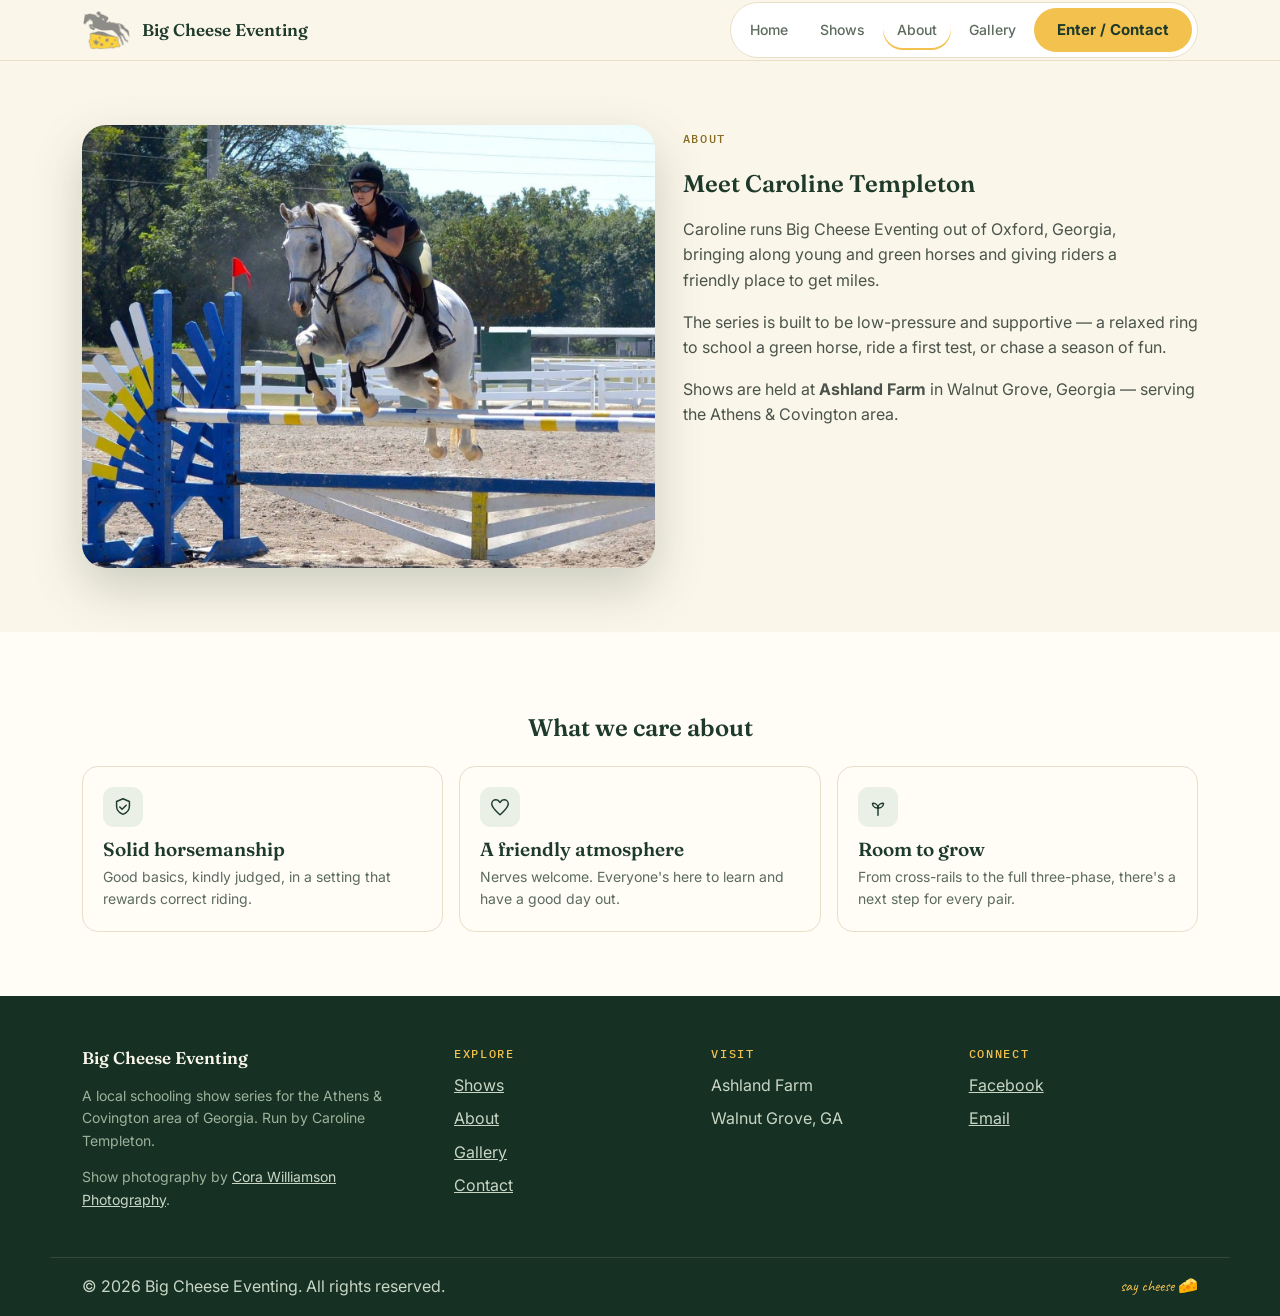
<file: about/index.html>
<!DOCTYPE html><!--K8VHTBESfpT4_C1Fr4Jjw--><html lang="en"><head><meta charSet="utf-8"/><meta name="viewport" content="width=device-width, initial-scale=1"/><link rel="preload" as="image" href="/big-cheese-eventing-logo.png"/><link rel="preload" as="image" href="/images/caroline-pepperjack.jpg"/><link rel="stylesheet" href="/_next/static/css/2cc98d4bc619cfe4.css" data-precedence="next"/><link rel="preload" as="script" fetchPriority="low" href="/_next/static/chunks/webpack-769307c8e1a9465a.js"/><script src="/_next/static/chunks/1a1e28a5-b1af675392dccd3e.js" async=""></script><script src="/_next/static/chunks/619-1aadf601f466884b.js" async=""></script><script src="/_next/static/chunks/main-app-ca7952fff764d5d8.js" async=""></script><script src="/_next/static/chunks/257-d9d32912abbe5628.js" async=""></script><script src="/_next/static/chunks/app/layout-159201f784038fe2.js" async=""></script><script src="/_next/static/chunks/app/page-669dc9eeaddfc5f3.js" async=""></script><link rel="preconnect" href="https://fonts.googleapis.com"/><link rel="preconnect" href="https://fonts.gstatic.com" crossorigin="anonymous"/><title>About — Meet Caroline Templeton · Big Cheese Eventing</title><meta name="description" content="Meet Caroline Templeton, who runs Big Cheese Eventing&#x27;s friendly schooling shows — dressage, jumpers, and horse trials — at Ashland Farm in Walnut Grove, GA."/><link rel="canonical" href="https://www.bigcheeseeventing.com/about/"/><meta property="og:title" content="About — Meet Caroline Templeton · Big Cheese Eventing"/><meta property="og:description" content="Who runs the series, the venue at Ashland Farm in Walnut Grove, GA, and what these schooling shows stand for."/><meta property="og:url" content="https://www.bigcheeseeventing.com/about/"/><meta name="twitter:card" content="summary"/><meta name="twitter:title" content="About — Meet Caroline Templeton · Big Cheese Eventing"/><meta name="twitter:description" content="Who runs the series, the venue at Ashland Farm in Walnut Grove, GA, and what these schooling shows stand for."/><link rel="icon" href="/big-cheese-eventing-logo.png"/><script src="/_next/static/chunks/polyfills-42372ed130431b0a.js" noModule=""></script></head><body><div hidden=""><!--$--><!--/$--></div><script>(self.__next_s=self.__next_s||[]).push([0,{"children":"(function(){try{var l=window.location,p=l.pathname;if(p.indexOf('//')!==-1){var f=p.replace(new RegExp('/{2,}','g'),'/');window.history.replaceState(window.history.state,'',f+l.search+l.hash);if(window.console\u0026\u0026console.warn){console.warn('[big-cheese] collapsed duplicate slashes in path:',p,'-\u003e',f);}}}catch(e){}})();","id":"normalize-pathname"}])</script><link rel="stylesheet" href="https://fonts.googleapis.com/css2?family=Fraunces:ital,wght@0,500;0,600;1,600&amp;family=Inter:wght@400;500;600;700&amp;family=IBM+Plex+Mono:wght@500;600&amp;family=Caveat:wght@600;700&amp;display=swap"/><script type="application/ld+json">{"@context":"https://schema.org","@graph":[{"@type":"Organization","@id":"https://www.bigcheeseeventing.com/#organization","name":"Big Cheese Eventing","url":"https://www.bigcheeseeventing.com","email":"bigcheeseeventing@gmail.com","sameAs":["https://www.facebook.com/bigcheeseeventing"]},{"@type":"LocalBusiness","@id":"https://www.bigcheeseeventing.com/#localbusiness","name":"Big Cheese Eventing","description":"Friendly schooling shows in jumpers, dressage, combined test, and horse trials at Ashland Farm, Walnut Grove GA.","url":"https://www.bigcheeseeventing.com","email":"bigcheeseeventing@gmail.com","address":{"@type":"PostalAddress","addressLocality":"Walnut Grove","addressRegion":"GA","addressCountry":"US"},"areaServed":["Athens, GA","Covington, GA","Walnut Grove, GA"],"parentOrganization":{"@id":"https://www.bigcheeseeventing.com/#organization"}}]}</script><a class="skip-link" href="#main-content">Skip to main content</a><div class="sr-only" aria-live="polite" id="view-announce"></div><header class="nav"><div class="wrap nav__inner"><a class="nav__brand" href="/"><img class="nav__brand-mark" src="/big-cheese-eventing-logo.png" alt="" width="410" height="331"/><span class="nav__wordmark">Big Cheese Eventing</span></a><button class="nav__toggle" type="button" aria-expanded="false" aria-controls="drawer"><span class="sr-only">Menu</span><svg width="22" height="22" viewBox="0 0 22 22" aria-hidden="true"><path d="M3 6h16M3 11h16M3 16h16" stroke="currentColor" stroke-width="2" stroke-linecap="round"></path></svg></button><nav class="nav__menu" aria-label="Primary"><a class="nav-link" href="/">Home</a><a class="nav-link" href="/shows/">Shows</a><a class="nav-link" aria-current="page" href="/about/">About</a><a class="nav-link" href="/gallery/">Gallery</a><a class="btn btn--cheese" href="/contact/">Enter / Contact</a></nav></div></header><div class="drawer" id="drawer" hidden=""><div class="drawer__panel" role="dialog" aria-modal="true" aria-label="Site menu"><nav aria-label="Primary mobile"><ul class="drawer__list"><li><a class="nav-link" href="/">Home</a></li><li><a class="nav-link" href="/shows/">Shows</a></li><li><a class="nav-link" aria-current="page" href="/about/">About</a></li><li><a class="nav-link" href="/gallery/">Gallery</a></li></ul><a class="btn btn--cheese btn--full" href="/contact/">Enter / Contact</a></nav></div></div><main id="main-content"><section class="section section--cream"><div class="wrap contact"><img class="hero__photo" src="/images/caroline-pepperjack.jpg" alt="Caroline Templeton riding Pepperjack over a jump in the arena at Ashland Farm" width="1413" height="1092" style="width:100%;height:auto;display:block"/><div><span class="eyebrow">About</span><h1 id="view-title" tabindex="-1">Meet Caroline Templeton</h1><p class="hero__lead">Caroline runs Big Cheese Eventing out of Oxford, Georgia, bringing along young and green horses and giving riders a friendly place to get miles.</p><p style="color:var(--color-body-green)">The series is built to be low-pressure and supportive — a relaxed ring to school a green horse, ride a first test, or chase a season of fun.</p><p style="color:var(--color-body-green)">Shows are held at <strong>Ashland Farm</strong> in Walnut Grove, Georgia — serving the Athens &amp; Covington area.</p></div></div></section><section class="section section--card"><div class="wrap"><h2 style="text-align:center">What we care about</h2><div class="grid--3up grid" style="margin-top:24px"><div class="card"><div class="card__icon" aria-hidden="true"><svg width="22" height="22" viewBox="0 0 24 24" fill="none" stroke="currentColor" stroke-width="1.6" stroke-linecap="round" stroke-linejoin="round" aria-hidden="true" focusable="false"><path d="M12 3l7 3v5c0 4.5-3 7.6-7 9-4-1.4-7-4.5-7-9V6l7-3z"></path><path d="M8.5 12l2.5 2.5 4.5-4.5"></path></svg></div><h3>Solid horsemanship</h3><p>Good basics, kindly judged, in a setting that rewards correct riding.</p></div><div class="card"><div class="card__icon" aria-hidden="true"><svg width="22" height="22" viewBox="0 0 24 24" fill="none" stroke="currentColor" stroke-width="1.6" stroke-linecap="round" stroke-linejoin="round" aria-hidden="true" focusable="false"><path d="M12 20.5l-1.6-1.5C5.4 14.2 3 11.7 3 8.6 3 6.1 5 4.2 7.5 4.2c1.4 0 2.8.7 3.6 1.8l.9 1 .9-1c.8-1.1 2.2-1.8 3.6-1.8C19 4.2 21 6.1 21 8.6c0 3.1-2.4 5.6-7.4 10.4L12 20.5z"></path></svg></div><h3>A friendly atmosphere</h3><p>Nerves welcome. Everyone&#x27;s here to learn and have a good day out.</p></div><div class="card"><div class="card__icon" aria-hidden="true"><svg width="22" height="22" viewBox="0 0 24 24" fill="none" stroke="currentColor" stroke-width="1.6" stroke-linecap="round" stroke-linejoin="round" aria-hidden="true" focusable="false"><path d="M12 21v-8"></path><path d="M12 13c0-2.8-2.2-5-5-5-.3 0-.7 0-1 .1.1 2.7 2.3 4.9 5 4.9h1z"></path><path d="M12 13c0-2.8 2.2-5 5-5 .3 0 .7 0 1 .1-.1 2.7-2.3 4.9-5 4.9h-1z"></path></svg></div><h3>Room to grow</h3><p>From cross-rails to the full three-phase, there&#x27;s a next step for every pair.</p></div></div></div></section><!--$--><!--/$--></main><footer class="footer"><div class="wrap footer__grid"><div><span class="nav__wordmark" style="color:var(--color-cream)">Big Cheese Eventing</span><p>A local schooling show series for the Athens &amp; Covington area of Georgia. Run by Caroline Templeton.</p><p style="margin-top:12px">Show photography by<!-- --> <a href="https://corawilliamsonphotography.com" target="_blank" rel="noopener noreferrer">Cora Williamson Photography</a>.</p></div><div class="footer__col"><h4>Explore</h4><ul><li><a href="/shows/">Shows</a></li><li><a href="/about/">About</a></li><li><a href="/gallery/">Gallery</a></li><li><a href="/contact/">Contact</a></li></ul></div><div class="footer__col"><h4>Visit</h4><ul><li>Ashland Farm</li><li>Walnut Grove, GA</li></ul></div><div class="footer__col"><h4>Connect</h4><ul><li><a href="https://www.facebook.com/bigcheeseeventing" target="_blank" rel="noopener noreferrer">Facebook</a></li><li><a href="mailto:bigcheeseeventing@gmail.com">Email</a></li></ul></div></div><div class="wrap footer__bar"><span>© 2026 Big Cheese Eventing. All rights reserved.</span><span class="script" style="color:var(--color-cheese)">say cheese 🧀</span></div></footer><script src="/_next/static/chunks/webpack-769307c8e1a9465a.js" id="_R_" async=""></script><script>(self.__next_f=self.__next_f||[]).push([0])</script><script>self.__next_f.push([1,"1:\"$Sreact.fragment\"\n2:I[9972,[\"257\",\"static/chunks/257-d9d32912abbe5628.js\",\"177\",\"static/chunks/app/layout-159201f784038fe2.js\"],\"\"]\n3:I[7394,[\"257\",\"static/chunks/257-d9d32912abbe5628.js\",\"177\",\"static/chunks/app/layout-159201f784038fe2.js\"],\"RouteAnnouncer\"]\n4:I[2445,[\"257\",\"static/chunks/257-d9d32912abbe5628.js\",\"177\",\"static/chunks/app/layout-159201f784038fe2.js\"],\"Nav\"]\n5:I[8648,[],\"\"]\n6:I[8238,[],\"\"]\n7:I[3257,[\"257\",\"static/chunks/257-d9d32912abbe5628.js\",\"974\",\"static/chunks/app/page-669dc9eeaddfc5f3.js\"],\"\"]\n10:I[436,[],\"\"]\n:HL[\"/_next/static/css/2cc98d4bc619cfe4.css\",\"style\"]\n"])</script><script>self.__next_f.push([1,"0:{\"P\":null,\"b\":\"K8VHTBESfpT4_C1Fr4Jjw\",\"p\":\"\",\"c\":[\"\",\"about\",\"\"],\"i\":false,\"f\":[[[\"\",{\"children\":[\"about\",{\"children\":[\"__PAGE__\",{}]}]},\"$undefined\",\"$undefined\",true],[\"\",[\"$\",\"$1\",\"c\",{\"children\":[[[\"$\",\"link\",\"0\",{\"rel\":\"stylesheet\",\"href\":\"/_next/static/css/2cc98d4bc619cfe4.css\",\"precedence\":\"next\",\"crossOrigin\":\"$undefined\",\"nonce\":\"$undefined\"}]],[\"$\",\"html\",null,{\"lang\":\"en\",\"children\":[\"$\",\"body\",null,{\"children\":[[\"$\",\"$L2\",null,{\"id\":\"normalize-pathname\",\"strategy\":\"beforeInteractive\",\"children\":\"(function(){try{var l=window.location,p=l.pathname;if(p.indexOf('//')!==-1){var f=p.replace(new RegExp('/{2,}','g'),'/');window.history.replaceState(window.history.state,'',f+l.search+l.hash);if(window.console\u0026\u0026console.warn){console.warn('[big-cheese] collapsed duplicate slashes in path:',p,'-\u003e',f);}}}catch(e){}})();\"}],[\"$\",\"link\",null,{\"rel\":\"preconnect\",\"href\":\"https://fonts.googleapis.com\"}],[\"$\",\"link\",null,{\"rel\":\"preconnect\",\"href\":\"https://fonts.gstatic.com\",\"crossOrigin\":\"anonymous\"}],[\"$\",\"link\",null,{\"rel\":\"stylesheet\",\"href\":\"https://fonts.googleapis.com/css2?family=Fraunces:ital,wght@0,500;0,600;1,600\u0026family=Inter:wght@400;500;600;700\u0026family=IBM+Plex+Mono:wght@500;600\u0026family=Caveat:wght@600;700\u0026display=swap\"}],[\"$\",\"script\",null,{\"type\":\"application/ld+json\",\"dangerouslySetInnerHTML\":{\"__html\":\"{\\\"@context\\\":\\\"https://schema.org\\\",\\\"@graph\\\":[{\\\"@type\\\":\\\"Organization\\\",\\\"@id\\\":\\\"https://www.bigcheeseeventing.com/#organization\\\",\\\"name\\\":\\\"Big Cheese Eventing\\\",\\\"url\\\":\\\"https://www.bigcheeseeventing.com\\\",\\\"email\\\":\\\"bigcheeseeventing@gmail.com\\\",\\\"sameAs\\\":[\\\"https://www.facebook.com/bigcheeseeventing\\\"]},{\\\"@type\\\":\\\"LocalBusiness\\\",\\\"@id\\\":\\\"https://www.bigcheeseeventing.com/#localbusiness\\\",\\\"name\\\":\\\"Big Cheese Eventing\\\",\\\"description\\\":\\\"Friendly schooling shows in jumpers, dressage, combined test, and horse trials at Ashland Farm, Walnut Grove GA.\\\",\\\"url\\\":\\\"https://www.bigcheeseeventing.com\\\",\\\"email\\\":\\\"bigcheeseeventing@gmail.com\\\",\\\"address\\\":{\\\"@type\\\":\\\"PostalAddress\\\",\\\"addressLocality\\\":\\\"Walnut Grove\\\",\\\"addressRegion\\\":\\\"GA\\\",\\\"addressCountry\\\":\\\"US\\\"},\\\"areaServed\\\":[\\\"Athens, GA\\\",\\\"Covington, GA\\\",\\\"Walnut Grove, GA\\\"],\\\"parentOrganization\\\":{\\\"@id\\\":\\\"https://www.bigcheeseeventing.com/#organization\\\"}}]}\"}}],[\"$\",\"a\",null,{\"className\":\"skip-link\",\"href\":\"#main-content\",\"children\":\"Skip to main content\"}],[\"$\",\"$L3\",null,{}],[\"$\",\"$L4\",null,{}],[\"$\",\"main\",null,{\"id\":\"main-content\",\"children\":[\"$\",\"$L5\",null,{\"parallelRouterKey\":\"children\",\"error\":\"$undefined\",\"errorStyles\":\"$undefined\",\"errorScripts\":\"$undefined\",\"template\":[\"$\",\"$L6\",null,{}],\"templateStyles\":\"$undefined\",\"templateScripts\":\"$undefined\",\"notFound\":[[\"$\",\"div\",null,{\"className\":\"section section--cream\",\"children\":[\"$\",\"div\",null,{\"className\":\"wrap\",\"style\":{\"textAlign\":\"center\"},\"children\":[[\"$\",\"img\",null,{\"src\":\"/images/wrong-direction.png\",\"alt\":\"Pen-and-ink cartoon of a shaggy pony that has refused a jump, its young rider tumbled onto the grass still clutching the reins\",\"width\":719,\"height\":622,\"style\":{\"width\":\"100%\",\"maxWidth\":\"380px\",\"height\":\"auto\",\"margin\":\"0 auto 12px\"}}],[\"$\",\"span\",null,{\"className\":\"eyebrow\",\"children\":\"404\"}],[\"$\",\"h1\",null,{\"id\":\"view-title\",\"tabIndex\":-1,\"children\":\"You're off course!\"}],[\"$\",\"p\",null,{\"className\":\"hero__lead\",\"style\":{\"marginInline\":\"auto\"},\"children\":\"We couldn't find that page — let's get you back on course.\"}],[\"$\",\"p\",null,{\"style\":{\"marginTop\":\"24px\"},\"children\":[\"$\",\"$L7\",null,{\"className\":\"btn btn--forest\",\"href\":\"/\",\"children\":\"Back to home\"}]}]]}]}],[]],\"forbidden\":\"$undefined\",\"unauthorized\":\"$undefined\"}]}],[\"$\",\"footer\",null,{\"className\":\"footer\",\"children\":[[\"$\",\"div\",null,{\"className\":\"wrap footer__grid\",\"children\":[[\"$\",\"div\",null,{\"children\":[[\"$\",\"span\",null,{\"className\":\"nav__wordmark\",\"style\":{\"color\":\"var(--color-cream)\"},\"children\":\"Big Cheese Eventing\"}],[\"$\",\"p\",null,{\"children\":\"A local schooling show series for the Athens \u0026 Covington area of Georgia. Run by Caroline Templeton.\"}],[\"$\",\"p\",null,{\"style\":{\"marginTop\":\"12px\"},\"children\":[\"Show photography by\",\" \",[\"$\",\"a\",null,{\"href\":\"https://corawilliamsonphotography.com\",\"target\":\"_blank\",\"rel\":\"noopener noreferrer\",\"children\":\"Cora Williamson Photography\"}],\".\"]}]]}],[\"$\",\"div\",null,{\"className\":\"footer__col\",\"children\":[\"$L8\",\"$L9\"]}],\"$La\",\"$Lb\"]}],\"$Lc\"]}]]}]}]]}],{\"children\":[\"about\",\"$Ld\",{\"children\":[\"__PAGE__\",\"$Le\",{},null,false]},null,false]},null,false],\"$Lf\",false]],\"m\":\"$undefined\",\"G\":[\"$10\",[]],\"s\":false,\"S\":true}\n"])</script><script>self.__next_f.push([1,"11:I[6165,[],\"OutletBoundary\"]\n13:I[5216,[],\"AsyncMetadataOutlet\"]\n15:I[6165,[],\"ViewportBoundary\"]\n17:I[6165,[],\"MetadataBoundary\"]\n18:\"$Sreact.suspense\"\n8:[\"$\",\"h4\",null,{\"children\":\"Explore\"}]\n9:[\"$\",\"ul\",null,{\"children\":[[\"$\",\"li\",null,{\"children\":[\"$\",\"$L7\",null,{\"href\":\"/shows\",\"children\":\"Shows\"}]}],[\"$\",\"li\",null,{\"children\":[\"$\",\"$L7\",null,{\"href\":\"/about\",\"children\":\"About\"}]}],[\"$\",\"li\",null,{\"children\":[\"$\",\"$L7\",null,{\"href\":\"/gallery\",\"children\":\"Gallery\"}]}],[\"$\",\"li\",null,{\"children\":[\"$\",\"$L7\",null,{\"href\":\"/contact\",\"children\":\"Contact\"}]}]]}]\na:[\"$\",\"div\",null,{\"className\":\"footer__col\",\"children\":[[\"$\",\"h4\",null,{\"children\":\"Visit\"}],[\"$\",\"ul\",null,{\"children\":[[\"$\",\"li\",null,{\"children\":\"Ashland Farm\"}],[\"$\",\"li\",null,{\"children\":\"Walnut Grove, GA\"}]]}]]}]\nb:[\"$\",\"div\",null,{\"className\":\"footer__col\",\"children\":[[\"$\",\"h4\",null,{\"children\":\"Connect\"}],[\"$\",\"ul\",null,{\"children\":[[\"$\",\"li\",null,{\"children\":[\"$\",\"a\",null,{\"href\":\"https://www.facebook.com/bigcheeseeventing\",\"target\":\"_blank\",\"rel\":\"noopener noreferrer\",\"children\":\"Facebook\"}]}],[\"$\",\"li\",null,{\"children\":[\"$\",\"a\",null,{\"href\":\"mailto:bigcheeseeventing@gmail.com\",\"children\":\"Email\"}]}]]}]]}]\nc:[\"$\",\"div\",null,{\"className\":\"wrap footer__bar\",\"children\":[[\"$\",\"span\",null,{\"children\":\"© 2026 Big Cheese Eventing. All rights reserved.\"}],[\"$\",\"span\",null,{\"className\":\"script\",\"style\":{\"color\":\"var(--color-cheese)\"},\"children\":\"say cheese 🧀\"}]]}]\nd:[\"$\",\"$1\",\"c\",{\"children\":[null,[\"$\",\"$L5\",null,{\"parallelRouterKey\":\"children\",\"error\":\"$undefined\",\"errorStyles\":\"$undefined\",\"errorScripts\":\"$undefined\",\"template\":[\"$\",\"$L6\",null,{}],\"templateStyles\":\"$undefined\",\"templateScripts\":\"$undefined\",\"notFound\":\"$undefined\",\"forbidden\":\"$undefined\",\"unauthorized\":\"$undefined\"}]]}]\n"])</script><script>self.__next_f.push([1,"e:[\"$\",\"$1\",\"c\",{\"children\":[[[\"$\",\"section\",null,{\"className\":\"section section--cream\",\"children\":[\"$\",\"div\",null,{\"className\":\"wrap contact\",\"children\":[[\"$\",\"img\",null,{\"className\":\"hero__photo\",\"src\":\"/images/caroline-pepperjack.jpg\",\"alt\":\"Caroline Templeton riding Pepperjack over a jump in the arena at Ashland Farm\",\"width\":1413,\"height\":1092,\"style\":{\"width\":\"100%\",\"height\":\"auto\",\"display\":\"block\"}}],[\"$\",\"div\",null,{\"children\":[[\"$\",\"span\",null,{\"className\":\"eyebrow\",\"children\":\"About\"}],[\"$\",\"h1\",null,{\"id\":\"view-title\",\"tabIndex\":-1,\"children\":\"Meet Caroline Templeton\"}],[\"$\",\"p\",null,{\"className\":\"hero__lead\",\"children\":\"Caroline runs Big Cheese Eventing out of Oxford, Georgia, bringing along young and green horses and giving riders a friendly place to get miles.\"}],[\"$\",\"p\",null,{\"style\":{\"color\":\"var(--color-body-green)\"},\"children\":\"The series is built to be low-pressure and supportive — a relaxed ring to school a green horse, ride a first test, or chase a season of fun.\"}],[\"$\",\"p\",null,{\"style\":{\"color\":\"var(--color-body-green)\"},\"children\":[\"Shows are held at \",[\"$\",\"strong\",null,{\"children\":\"Ashland Farm\"}],\" in Walnut Grove, Georgia — serving the Athens \u0026 Covington area.\"]}]]}]]}]}],[\"$\",\"section\",null,{\"className\":\"section section--card\",\"children\":[\"$\",\"div\",null,{\"className\":\"wrap\",\"children\":[[\"$\",\"h2\",null,{\"style\":{\"textAlign\":\"center\"},\"children\":\"What we care about\"}],[\"$\",\"div\",null,{\"className\":\"grid--3up grid\",\"style\":{\"marginTop\":\"24px\"},\"children\":[[\"$\",\"div\",null,{\"className\":\"card\",\"children\":[[\"$\",\"div\",null,{\"className\":\"card__icon\",\"aria-hidden\":\"true\",\"children\":[\"$\",\"svg\",null,{\"width\":\"22\",\"height\":\"22\",\"viewBox\":\"0 0 24 24\",\"fill\":\"none\",\"stroke\":\"currentColor\",\"strokeWidth\":1.6,\"strokeLinecap\":\"round\",\"strokeLinejoin\":\"round\",\"aria-hidden\":\"true\",\"focusable\":\"false\",\"children\":[[\"$\",\"path\",null,{\"d\":\"M12 3l7 3v5c0 4.5-3 7.6-7 9-4-1.4-7-4.5-7-9V6l7-3z\"}],[\"$\",\"path\",null,{\"d\":\"M8.5 12l2.5 2.5 4.5-4.5\"}]]}]}],[\"$\",\"h3\",null,{\"children\":\"Solid horsemanship\"}],[\"$\",\"p\",null,{\"children\":\"Good basics, kindly judged, in a setting that rewards correct riding.\"}]]}],[\"$\",\"div\",null,{\"className\":\"card\",\"children\":[[\"$\",\"div\",null,{\"className\":\"card__icon\",\"aria-hidden\":\"true\",\"children\":[\"$\",\"svg\",null,{\"width\":\"22\",\"height\":\"22\",\"viewBox\":\"0 0 24 24\",\"fill\":\"none\",\"stroke\":\"currentColor\",\"strokeWidth\":1.6,\"strokeLinecap\":\"round\",\"strokeLinejoin\":\"round\",\"aria-hidden\":\"true\",\"focusable\":\"false\",\"children\":[\"$\",\"path\",null,{\"d\":\"M12 20.5l-1.6-1.5C5.4 14.2 3 11.7 3 8.6 3 6.1 5 4.2 7.5 4.2c1.4 0 2.8.7 3.6 1.8l.9 1 .9-1c.8-1.1 2.2-1.8 3.6-1.8C19 4.2 21 6.1 21 8.6c0 3.1-2.4 5.6-7.4 10.4L12 20.5z\"}]}]}],[\"$\",\"h3\",null,{\"children\":\"A friendly atmosphere\"}],[\"$\",\"p\",null,{\"children\":\"Nerves welcome. Everyone's here to learn and have a good day out.\"}]]}],[\"$\",\"div\",null,{\"className\":\"card\",\"children\":[[\"$\",\"div\",null,{\"className\":\"card__icon\",\"aria-hidden\":\"true\",\"children\":[\"$\",\"svg\",null,{\"width\":\"22\",\"height\":\"22\",\"viewBox\":\"0 0 24 24\",\"fill\":\"none\",\"stroke\":\"currentColor\",\"strokeWidth\":1.6,\"strokeLinecap\":\"round\",\"strokeLinejoin\":\"round\",\"aria-hidden\":\"true\",\"focusable\":\"false\",\"children\":[[\"$\",\"path\",null,{\"d\":\"M12 21v-8\"}],[\"$\",\"path\",null,{\"d\":\"M12 13c0-2.8-2.2-5-5-5-.3 0-.7 0-1 .1.1 2.7 2.3 4.9 5 4.9h1z\"}],[\"$\",\"path\",null,{\"d\":\"M12 13c0-2.8 2.2-5 5-5 .3 0 .7 0 1 .1-.1 2.7-2.3 4.9-5 4.9h-1z\"}]]}]}],[\"$\",\"h3\",null,{\"children\":\"Room to grow\"}],[\"$\",\"p\",null,{\"children\":\"From cross-rails to the full three-phase, there's a next step for every pair.\"}]]}]]}]]}]}]],null,[\"$\",\"$L11\",null,{\"children\":[\"$L12\",[\"$\",\"$L13\",null,{\"promise\":\"$@14\"}]]}]]}]\n"])</script><script>self.__next_f.push([1,"f:[\"$\",\"$1\",\"h\",{\"children\":[null,[[\"$\",\"$L15\",null,{\"children\":\"$L16\"}],null],[\"$\",\"$L17\",null,{\"children\":[\"$\",\"div\",null,{\"hidden\":true,\"children\":[\"$\",\"$18\",null,{\"fallback\":null,\"children\":\"$L19\"}]}]}]]}]\n"])</script><script>self.__next_f.push([1,"16:[[\"$\",\"meta\",\"0\",{\"charSet\":\"utf-8\"}],[\"$\",\"meta\",\"1\",{\"name\":\"viewport\",\"content\":\"width=device-width, initial-scale=1\"}]]\n12:null\n"])</script><script>self.__next_f.push([1,"1a:I[5664,[],\"IconMark\"]\n"])</script><script>self.__next_f.push([1,"14:{\"metadata\":[[\"$\",\"title\",\"0\",{\"children\":\"About — Meet Caroline Templeton · Big Cheese Eventing\"}],[\"$\",\"meta\",\"1\",{\"name\":\"description\",\"content\":\"Meet Caroline Templeton, who runs Big Cheese Eventing's friendly schooling shows — dressage, jumpers, and horse trials — at Ashland Farm in Walnut Grove, GA.\"}],[\"$\",\"link\",\"2\",{\"rel\":\"canonical\",\"href\":\"https://www.bigcheeseeventing.com/about/\"}],[\"$\",\"meta\",\"3\",{\"property\":\"og:title\",\"content\":\"About — Meet Caroline Templeton · Big Cheese Eventing\"}],[\"$\",\"meta\",\"4\",{\"property\":\"og:description\",\"content\":\"Who runs the series, the venue at Ashland Farm in Walnut Grove, GA, and what these schooling shows stand for.\"}],[\"$\",\"meta\",\"5\",{\"property\":\"og:url\",\"content\":\"https://www.bigcheeseeventing.com/about/\"}],[\"$\",\"meta\",\"6\",{\"name\":\"twitter:card\",\"content\":\"summary\"}],[\"$\",\"meta\",\"7\",{\"name\":\"twitter:title\",\"content\":\"About — Meet Caroline Templeton · Big Cheese Eventing\"}],[\"$\",\"meta\",\"8\",{\"name\":\"twitter:description\",\"content\":\"Who runs the series, the venue at Ashland Farm in Walnut Grove, GA, and what these schooling shows stand for.\"}],[\"$\",\"link\",\"9\",{\"rel\":\"icon\",\"href\":\"/big-cheese-eventing-logo.png\"}],[\"$\",\"$L1a\",\"10\",{}]],\"error\":null,\"digest\":\"$undefined\"}\n"])</script><script>self.__next_f.push([1,"19:\"$14:metadata\"\n"])</script></body></html>
</file>
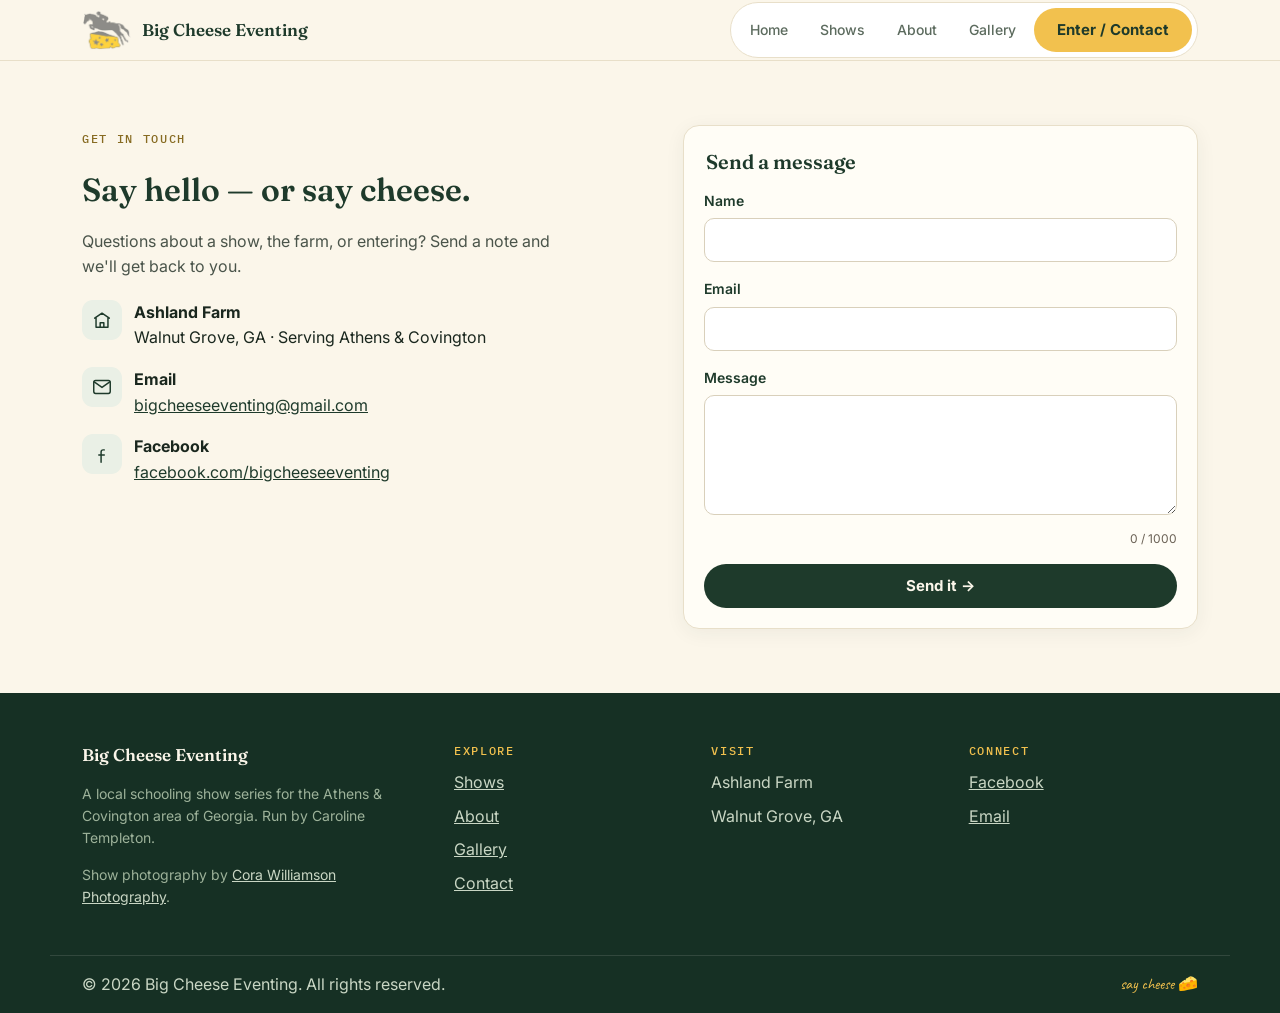
<file: contact/index.html>
<!DOCTYPE html><!--K8VHTBESfpT4_C1Fr4Jjw--><html lang="en"><head><meta charSet="utf-8"/><meta name="viewport" content="width=device-width, initial-scale=1"/><link rel="preload" as="image" href="/big-cheese-eventing-logo.png"/><link rel="stylesheet" href="/_next/static/css/2cc98d4bc619cfe4.css" data-precedence="next"/><link rel="preload" as="script" fetchPriority="low" href="/_next/static/chunks/webpack-769307c8e1a9465a.js"/><script src="/_next/static/chunks/1a1e28a5-b1af675392dccd3e.js" async=""></script><script src="/_next/static/chunks/619-1aadf601f466884b.js" async=""></script><script src="/_next/static/chunks/main-app-ca7952fff764d5d8.js" async=""></script><script src="/_next/static/chunks/257-d9d32912abbe5628.js" async=""></script><script src="/_next/static/chunks/app/layout-159201f784038fe2.js" async=""></script><script src="/_next/static/chunks/app/page-669dc9eeaddfc5f3.js" async=""></script><script src="/_next/static/chunks/app/contact/page-7caa3dfa9f3c3af2.js" async=""></script><link rel="preconnect" href="https://fonts.googleapis.com"/><link rel="preconnect" href="https://fonts.gstatic.com" crossorigin="anonymous"/><title>Contact · Big Cheese Eventing</title><meta name="description" content="Get in touch with Big Cheese Eventing — friendly schooling shows (jumpers, dressage, combined test, horse trials) at Ashland Farm in Walnut Grove, GA, serving Athens &amp; Covington."/><link rel="canonical" href="https://www.bigcheeseeventing.com/contact/"/><meta property="og:title" content="Contact · Big Cheese Eventing"/><meta property="og:description" content="Questions about a show, the farm, or entering? Reach the team at Ashland Farm in Walnut Grove, GA."/><meta property="og:url" content="https://www.bigcheeseeventing.com/contact/"/><meta name="twitter:card" content="summary"/><meta name="twitter:title" content="Contact · Big Cheese Eventing"/><meta name="twitter:description" content="Questions about a show, the farm, or entering? Reach the team at Ashland Farm in Walnut Grove, GA."/><link rel="icon" href="/big-cheese-eventing-logo.png"/><script src="/_next/static/chunks/polyfills-42372ed130431b0a.js" noModule=""></script></head><body><div hidden=""><!--$--><!--/$--></div><script>(self.__next_s=self.__next_s||[]).push([0,{"children":"(function(){try{var l=window.location,p=l.pathname;if(p.indexOf('//')!==-1){var f=p.replace(new RegExp('/{2,}','g'),'/');window.history.replaceState(window.history.state,'',f+l.search+l.hash);if(window.console\u0026\u0026console.warn){console.warn('[big-cheese] collapsed duplicate slashes in path:',p,'-\u003e',f);}}}catch(e){}})();","id":"normalize-pathname"}])</script><link rel="stylesheet" href="https://fonts.googleapis.com/css2?family=Fraunces:ital,wght@0,500;0,600;1,600&amp;family=Inter:wght@400;500;600;700&amp;family=IBM+Plex+Mono:wght@500;600&amp;family=Caveat:wght@600;700&amp;display=swap"/><script type="application/ld+json">{"@context":"https://schema.org","@graph":[{"@type":"Organization","@id":"https://www.bigcheeseeventing.com/#organization","name":"Big Cheese Eventing","url":"https://www.bigcheeseeventing.com","email":"bigcheeseeventing@gmail.com","sameAs":["https://www.facebook.com/bigcheeseeventing"]},{"@type":"LocalBusiness","@id":"https://www.bigcheeseeventing.com/#localbusiness","name":"Big Cheese Eventing","description":"Friendly schooling shows in jumpers, dressage, combined test, and horse trials at Ashland Farm, Walnut Grove GA.","url":"https://www.bigcheeseeventing.com","email":"bigcheeseeventing@gmail.com","address":{"@type":"PostalAddress","addressLocality":"Walnut Grove","addressRegion":"GA","addressCountry":"US"},"areaServed":["Athens, GA","Covington, GA","Walnut Grove, GA"],"parentOrganization":{"@id":"https://www.bigcheeseeventing.com/#organization"}}]}</script><a class="skip-link" href="#main-content">Skip to main content</a><div class="sr-only" aria-live="polite" id="view-announce"></div><header class="nav"><div class="wrap nav__inner"><a class="nav__brand" href="/"><img class="nav__brand-mark" src="/big-cheese-eventing-logo.png" alt="" width="410" height="331"/><span class="nav__wordmark">Big Cheese Eventing</span></a><button class="nav__toggle" type="button" aria-expanded="false" aria-controls="drawer"><span class="sr-only">Menu</span><svg width="22" height="22" viewBox="0 0 22 22" aria-hidden="true"><path d="M3 6h16M3 11h16M3 16h16" stroke="currentColor" stroke-width="2" stroke-linecap="round"></path></svg></button><nav class="nav__menu" aria-label="Primary"><a class="nav-link" href="/">Home</a><a class="nav-link" href="/shows/">Shows</a><a class="nav-link" href="/about/">About</a><a class="nav-link" href="/gallery/">Gallery</a><a class="btn btn--cheese" aria-current="page" href="/contact/">Enter / Contact</a></nav></div></header><div class="drawer" id="drawer" hidden=""><div class="drawer__panel" role="dialog" aria-modal="true" aria-label="Site menu"><nav aria-label="Primary mobile"><ul class="drawer__list"><li><a class="nav-link" href="/">Home</a></li><li><a class="nav-link" href="/shows/">Shows</a></li><li><a class="nav-link" href="/about/">About</a></li><li><a class="nav-link" href="/gallery/">Gallery</a></li></ul><a class="btn btn--cheese btn--full" aria-current="page" href="/contact/">Enter / Contact</a></nav></div></div><main id="main-content"><div class="section section--cream"><div class="wrap contact"><div><span class="eyebrow">Get in touch</span><h1 id="view-title" tabindex="-1">Say hello — or say cheese.</h1><p class="hero__lead">Questions about a show, the farm, or entering? Send a note and we&#x27;ll get back to you.</p><div style="margin-top:20px"><div class="info-row"><span class="info-row__icon" aria-hidden="true"><svg width="22" height="22" viewBox="0 0 24 24" fill="none" stroke="currentColor" stroke-width="1.6" stroke-linecap="round" stroke-linejoin="round" aria-hidden="true" focusable="false"><path d="M4 10l8-5.5 8 5.5M5.5 9v11h13V9M10 20v-5h4v5"></path></svg></span><div><strong>Ashland Farm</strong><br/>Walnut Grove, GA · Serving Athens &amp; Covington</div></div><div class="info-row"><span class="info-row__icon" aria-hidden="true"><svg width="22" height="22" viewBox="0 0 24 24" fill="none" stroke="currentColor" stroke-width="1.6" stroke-linecap="round" stroke-linejoin="round" aria-hidden="true" focusable="false"><rect x="3" y="5" width="18" height="14" rx="2"></rect><path d="M3.5 6.5l8.5 6 8.5-6"></path></svg></span><div><strong>Email</strong><br/><a href="mailto:bigcheeseeventing@gmail.com">bigcheeseeventing@gmail.com</a></div></div><div class="info-row"><span class="info-row__icon" aria-hidden="true"><svg width="22" height="22" viewBox="0 0 24 24" fill="none" stroke="currentColor" stroke-width="1.6" stroke-linecap="round" stroke-linejoin="round" aria-hidden="true" focusable="false"><path d="M14.5 7.5h-1.2A2.3 2.3 0 0 0 11 9.8V21M8.5 13h6"></path></svg></span><div><strong>Facebook</strong><br/><a href="https://www.facebook.com/bigcheeseeventing" target="_blank" rel="noopener noreferrer">facebook.com/bigcheeseeventing</a></div></div></div></div><div class="form-card"><div class="sr-only" role="alert" id="form-error-summary"></div><form noValidate=""><fieldset><legend>Send a message</legend><div class="field" data-invalid="false"><label for="cf-name">Name</label><input id="cf-name" type="text" required="" aria-invalid="false" aria-describedby="err-name" name="name" value=""/><p class="field__error" id="err-name">Name is required.</p></div><div class="field" data-invalid="false"><label for="cf-email">Email</label><input id="cf-email" type="email" required="" aria-invalid="false" aria-describedby="err-email" name="email" value=""/><p class="field__error" id="err-email">A valid email address is required.</p></div><div class="field" data-invalid="false"><label for="cf-message">Message</label><textarea id="cf-message" name="message" required="" maxLength="1000" aria-invalid="false" aria-describedby="err-message cf-counter"></textarea><p class="counter" id="cf-counter" data-level="ok" aria-live="off">0<!-- --> / <!-- -->1000</p><p class="field__error" id="err-message">A message is required.</p></div><button class="btn btn--forest btn--full" type="submit">Send it →</button></fieldset></form></div></div></div><!--$--><!--/$--></main><footer class="footer"><div class="wrap footer__grid"><div><span class="nav__wordmark" style="color:var(--color-cream)">Big Cheese Eventing</span><p>A local schooling show series for the Athens &amp; Covington area of Georgia. Run by Caroline Templeton.</p><p style="margin-top:12px">Show photography by<!-- --> <a href="https://corawilliamsonphotography.com" target="_blank" rel="noopener noreferrer">Cora Williamson Photography</a>.</p></div><div class="footer__col"><h4>Explore</h4><ul><li><a href="/shows/">Shows</a></li><li><a href="/about/">About</a></li><li><a href="/gallery/">Gallery</a></li><li><a href="/contact/">Contact</a></li></ul></div><div class="footer__col"><h4>Visit</h4><ul><li>Ashland Farm</li><li>Walnut Grove, GA</li></ul></div><div class="footer__col"><h4>Connect</h4><ul><li><a href="https://www.facebook.com/bigcheeseeventing" target="_blank" rel="noopener noreferrer">Facebook</a></li><li><a href="mailto:bigcheeseeventing@gmail.com">Email</a></li></ul></div></div><div class="wrap footer__bar"><span>© 2026 Big Cheese Eventing. All rights reserved.</span><span class="script" style="color:var(--color-cheese)">say cheese 🧀</span></div></footer><script src="/_next/static/chunks/webpack-769307c8e1a9465a.js" id="_R_" async=""></script><script>(self.__next_f=self.__next_f||[]).push([0])</script><script>self.__next_f.push([1,"1:\"$Sreact.fragment\"\n2:I[9972,[\"257\",\"static/chunks/257-d9d32912abbe5628.js\",\"177\",\"static/chunks/app/layout-159201f784038fe2.js\"],\"\"]\n3:I[7394,[\"257\",\"static/chunks/257-d9d32912abbe5628.js\",\"177\",\"static/chunks/app/layout-159201f784038fe2.js\"],\"RouteAnnouncer\"]\n4:I[2445,[\"257\",\"static/chunks/257-d9d32912abbe5628.js\",\"177\",\"static/chunks/app/layout-159201f784038fe2.js\"],\"Nav\"]\n5:I[8648,[],\"\"]\n6:I[8238,[],\"\"]\n7:I[3257,[\"257\",\"static/chunks/257-d9d32912abbe5628.js\",\"974\",\"static/chunks/app/page-669dc9eeaddfc5f3.js\"],\"\"]\n10:I[436,[],\"\"]\n:HL[\"/_next/static/css/2cc98d4bc619cfe4.css\",\"style\"]\n"])</script><script>self.__next_f.push([1,"0:{\"P\":null,\"b\":\"K8VHTBESfpT4_C1Fr4Jjw\",\"p\":\"\",\"c\":[\"\",\"contact\",\"\"],\"i\":false,\"f\":[[[\"\",{\"children\":[\"contact\",{\"children\":[\"__PAGE__\",{}]}]},\"$undefined\",\"$undefined\",true],[\"\",[\"$\",\"$1\",\"c\",{\"children\":[[[\"$\",\"link\",\"0\",{\"rel\":\"stylesheet\",\"href\":\"/_next/static/css/2cc98d4bc619cfe4.css\",\"precedence\":\"next\",\"crossOrigin\":\"$undefined\",\"nonce\":\"$undefined\"}]],[\"$\",\"html\",null,{\"lang\":\"en\",\"children\":[\"$\",\"body\",null,{\"children\":[[\"$\",\"$L2\",null,{\"id\":\"normalize-pathname\",\"strategy\":\"beforeInteractive\",\"children\":\"(function(){try{var l=window.location,p=l.pathname;if(p.indexOf('//')!==-1){var f=p.replace(new RegExp('/{2,}','g'),'/');window.history.replaceState(window.history.state,'',f+l.search+l.hash);if(window.console\u0026\u0026console.warn){console.warn('[big-cheese] collapsed duplicate slashes in path:',p,'-\u003e',f);}}}catch(e){}})();\"}],[\"$\",\"link\",null,{\"rel\":\"preconnect\",\"href\":\"https://fonts.googleapis.com\"}],[\"$\",\"link\",null,{\"rel\":\"preconnect\",\"href\":\"https://fonts.gstatic.com\",\"crossOrigin\":\"anonymous\"}],[\"$\",\"link\",null,{\"rel\":\"stylesheet\",\"href\":\"https://fonts.googleapis.com/css2?family=Fraunces:ital,wght@0,500;0,600;1,600\u0026family=Inter:wght@400;500;600;700\u0026family=IBM+Plex+Mono:wght@500;600\u0026family=Caveat:wght@600;700\u0026display=swap\"}],[\"$\",\"script\",null,{\"type\":\"application/ld+json\",\"dangerouslySetInnerHTML\":{\"__html\":\"{\\\"@context\\\":\\\"https://schema.org\\\",\\\"@graph\\\":[{\\\"@type\\\":\\\"Organization\\\",\\\"@id\\\":\\\"https://www.bigcheeseeventing.com/#organization\\\",\\\"name\\\":\\\"Big Cheese Eventing\\\",\\\"url\\\":\\\"https://www.bigcheeseeventing.com\\\",\\\"email\\\":\\\"bigcheeseeventing@gmail.com\\\",\\\"sameAs\\\":[\\\"https://www.facebook.com/bigcheeseeventing\\\"]},{\\\"@type\\\":\\\"LocalBusiness\\\",\\\"@id\\\":\\\"https://www.bigcheeseeventing.com/#localbusiness\\\",\\\"name\\\":\\\"Big Cheese Eventing\\\",\\\"description\\\":\\\"Friendly schooling shows in jumpers, dressage, combined test, and horse trials at Ashland Farm, Walnut Grove GA.\\\",\\\"url\\\":\\\"https://www.bigcheeseeventing.com\\\",\\\"email\\\":\\\"bigcheeseeventing@gmail.com\\\",\\\"address\\\":{\\\"@type\\\":\\\"PostalAddress\\\",\\\"addressLocality\\\":\\\"Walnut Grove\\\",\\\"addressRegion\\\":\\\"GA\\\",\\\"addressCountry\\\":\\\"US\\\"},\\\"areaServed\\\":[\\\"Athens, GA\\\",\\\"Covington, GA\\\",\\\"Walnut Grove, GA\\\"],\\\"parentOrganization\\\":{\\\"@id\\\":\\\"https://www.bigcheeseeventing.com/#organization\\\"}}]}\"}}],[\"$\",\"a\",null,{\"className\":\"skip-link\",\"href\":\"#main-content\",\"children\":\"Skip to main content\"}],[\"$\",\"$L3\",null,{}],[\"$\",\"$L4\",null,{}],[\"$\",\"main\",null,{\"id\":\"main-content\",\"children\":[\"$\",\"$L5\",null,{\"parallelRouterKey\":\"children\",\"error\":\"$undefined\",\"errorStyles\":\"$undefined\",\"errorScripts\":\"$undefined\",\"template\":[\"$\",\"$L6\",null,{}],\"templateStyles\":\"$undefined\",\"templateScripts\":\"$undefined\",\"notFound\":[[\"$\",\"div\",null,{\"className\":\"section section--cream\",\"children\":[\"$\",\"div\",null,{\"className\":\"wrap\",\"style\":{\"textAlign\":\"center\"},\"children\":[[\"$\",\"img\",null,{\"src\":\"/images/wrong-direction.png\",\"alt\":\"Pen-and-ink cartoon of a shaggy pony that has refused a jump, its young rider tumbled onto the grass still clutching the reins\",\"width\":719,\"height\":622,\"style\":{\"width\":\"100%\",\"maxWidth\":\"380px\",\"height\":\"auto\",\"margin\":\"0 auto 12px\"}}],[\"$\",\"span\",null,{\"className\":\"eyebrow\",\"children\":\"404\"}],[\"$\",\"h1\",null,{\"id\":\"view-title\",\"tabIndex\":-1,\"children\":\"You're off course!\"}],[\"$\",\"p\",null,{\"className\":\"hero__lead\",\"style\":{\"marginInline\":\"auto\"},\"children\":\"We couldn't find that page — let's get you back on course.\"}],[\"$\",\"p\",null,{\"style\":{\"marginTop\":\"24px\"},\"children\":[\"$\",\"$L7\",null,{\"className\":\"btn btn--forest\",\"href\":\"/\",\"children\":\"Back to home\"}]}]]}]}],[]],\"forbidden\":\"$undefined\",\"unauthorized\":\"$undefined\"}]}],[\"$\",\"footer\",null,{\"className\":\"footer\",\"children\":[[\"$\",\"div\",null,{\"className\":\"wrap footer__grid\",\"children\":[[\"$\",\"div\",null,{\"children\":[[\"$\",\"span\",null,{\"className\":\"nav__wordmark\",\"style\":{\"color\":\"var(--color-cream)\"},\"children\":\"Big Cheese Eventing\"}],[\"$\",\"p\",null,{\"children\":\"A local schooling show series for the Athens \u0026 Covington area of Georgia. Run by Caroline Templeton.\"}],[\"$\",\"p\",null,{\"style\":{\"marginTop\":\"12px\"},\"children\":[\"Show photography by\",\" \",[\"$\",\"a\",null,{\"href\":\"https://corawilliamsonphotography.com\",\"target\":\"_blank\",\"rel\":\"noopener noreferrer\",\"children\":\"Cora Williamson Photography\"}],\".\"]}]]}],[\"$\",\"div\",null,{\"className\":\"footer__col\",\"children\":[\"$L8\",\"$L9\"]}],\"$La\",\"$Lb\"]}],\"$Lc\"]}]]}]}]]}],{\"children\":[\"contact\",\"$Ld\",{\"children\":[\"__PAGE__\",\"$Le\",{},null,false]},null,false]},null,false],\"$Lf\",false]],\"m\":\"$undefined\",\"G\":[\"$10\",[]],\"s\":false,\"S\":true}\n"])</script><script>self.__next_f.push([1,"11:I[3132,[\"977\",\"static/chunks/app/contact/page-7caa3dfa9f3c3af2.js\"],\"ContactForm\"]\n12:I[6165,[],\"OutletBoundary\"]\n14:I[5216,[],\"AsyncMetadataOutlet\"]\n16:I[6165,[],\"ViewportBoundary\"]\n18:I[6165,[],\"MetadataBoundary\"]\n19:\"$Sreact.suspense\"\n8:[\"$\",\"h4\",null,{\"children\":\"Explore\"}]\n9:[\"$\",\"ul\",null,{\"children\":[[\"$\",\"li\",null,{\"children\":[\"$\",\"$L7\",null,{\"href\":\"/shows\",\"children\":\"Shows\"}]}],[\"$\",\"li\",null,{\"children\":[\"$\",\"$L7\",null,{\"href\":\"/about\",\"children\":\"About\"}]}],[\"$\",\"li\",null,{\"children\":[\"$\",\"$L7\",null,{\"href\":\"/gallery\",\"children\":\"Gallery\"}]}],[\"$\",\"li\",null,{\"children\":[\"$\",\"$L7\",null,{\"href\":\"/contact\",\"children\":\"Contact\"}]}]]}]\na:[\"$\",\"div\",null,{\"className\":\"footer__col\",\"children\":[[\"$\",\"h4\",null,{\"children\":\"Visit\"}],[\"$\",\"ul\",null,{\"children\":[[\"$\",\"li\",null,{\"children\":\"Ashland Farm\"}],[\"$\",\"li\",null,{\"children\":\"Walnut Grove, GA\"}]]}]]}]\nb:[\"$\",\"div\",null,{\"className\":\"footer__col\",\"children\":[[\"$\",\"h4\",null,{\"children\":\"Connect\"}],[\"$\",\"ul\",null,{\"children\":[[\"$\",\"li\",null,{\"children\":[\"$\",\"a\",null,{\"href\":\"https://www.facebook.com/bigcheeseeventing\",\"target\":\"_blank\",\"rel\":\"noopener noreferrer\",\"children\":\"Facebook\"}]}],[\"$\",\"li\",null,{\"children\":[\"$\",\"a\",null,{\"href\":\"mailto:bigcheeseeventing@gmail.com\",\"children\":\"Email\"}]}]]}]]}]\nc:[\"$\",\"div\",null,{\"className\":\"wrap footer__bar\",\"children\":[[\"$\",\"span\",null,{\"children\":\"© 2026 Big Cheese Eventing. All rights reserved.\"}],[\"$\",\"span\",null,{\"className\":\"script\",\"style\":{\"color\":\"var(--color-cheese)\"},\"children\":\"say cheese 🧀\"}]]}]\nd:[\"$\",\"$1\",\"c\",{\"children\":[null,[\"$\",\"$L5\",null,{\"parallelRouterKey\":\"children\",\"error\":\"$undefined\",\"errorStyles\":\"$undefined\",\"errorScripts\":\"$undefined\",\"template\":[\"$\",\"$L6\",null,{}],\"templateStyles\":\"$undefined\",\"templateScripts\":\"$undefined\",\"notFound\":\"$undefined\",\"forbidden\":\"$undefined\",\"unauthorized\":\"$undefined\"}]]}]\n"])</script><script>self.__next_f.push([1,"e:[\"$\",\"$1\",\"c\",{\"children\":[[\"$\",\"div\",null,{\"className\":\"section section--cream\",\"children\":[\"$\",\"div\",null,{\"className\":\"wrap contact\",\"children\":[[\"$\",\"div\",null,{\"children\":[[\"$\",\"span\",null,{\"className\":\"eyebrow\",\"children\":\"Get in touch\"}],[\"$\",\"h1\",null,{\"id\":\"view-title\",\"tabIndex\":-1,\"children\":\"Say hello — or say cheese.\"}],[\"$\",\"p\",null,{\"className\":\"hero__lead\",\"children\":\"Questions about a show, the farm, or entering? Send a note and we'll get back to you.\"}],[\"$\",\"div\",null,{\"style\":{\"marginTop\":\"20px\"},\"children\":[[\"$\",\"div\",null,{\"className\":\"info-row\",\"children\":[[\"$\",\"span\",null,{\"className\":\"info-row__icon\",\"aria-hidden\":\"true\",\"children\":[\"$\",\"svg\",null,{\"width\":\"22\",\"height\":\"22\",\"viewBox\":\"0 0 24 24\",\"fill\":\"none\",\"stroke\":\"currentColor\",\"strokeWidth\":1.6,\"strokeLinecap\":\"round\",\"strokeLinejoin\":\"round\",\"aria-hidden\":\"true\",\"focusable\":\"false\",\"children\":[\"$\",\"path\",null,{\"d\":\"M4 10l8-5.5 8 5.5M5.5 9v11h13V9M10 20v-5h4v5\"}]}]}],[\"$\",\"div\",null,{\"children\":[[\"$\",\"strong\",null,{\"children\":\"Ashland Farm\"}],[\"$\",\"br\",null,{}],\"Walnut Grove, GA · Serving Athens \u0026 Covington\"]}]]}],[\"$\",\"div\",null,{\"className\":\"info-row\",\"children\":[[\"$\",\"span\",null,{\"className\":\"info-row__icon\",\"aria-hidden\":\"true\",\"children\":[\"$\",\"svg\",null,{\"width\":\"22\",\"height\":\"22\",\"viewBox\":\"0 0 24 24\",\"fill\":\"none\",\"stroke\":\"currentColor\",\"strokeWidth\":1.6,\"strokeLinecap\":\"round\",\"strokeLinejoin\":\"round\",\"aria-hidden\":\"true\",\"focusable\":\"false\",\"children\":[[\"$\",\"rect\",null,{\"x\":\"3\",\"y\":\"5\",\"width\":\"18\",\"height\":\"14\",\"rx\":\"2\"}],[\"$\",\"path\",null,{\"d\":\"M3.5 6.5l8.5 6 8.5-6\"}]]}]}],[\"$\",\"div\",null,{\"children\":[[\"$\",\"strong\",null,{\"children\":\"Email\"}],[\"$\",\"br\",null,{}],[\"$\",\"a\",null,{\"href\":\"mailto:bigcheeseeventing@gmail.com\",\"children\":\"bigcheeseeventing@gmail.com\"}]]}]]}],[\"$\",\"div\",null,{\"className\":\"info-row\",\"children\":[[\"$\",\"span\",null,{\"className\":\"info-row__icon\",\"aria-hidden\":\"true\",\"children\":[\"$\",\"svg\",null,{\"width\":\"22\",\"height\":\"22\",\"viewBox\":\"0 0 24 24\",\"fill\":\"none\",\"stroke\":\"currentColor\",\"strokeWidth\":1.6,\"strokeLinecap\":\"round\",\"strokeLinejoin\":\"round\",\"aria-hidden\":\"true\",\"focusable\":\"false\",\"children\":[\"$\",\"path\",null,{\"d\":\"M14.5 7.5h-1.2A2.3 2.3 0 0 0 11 9.8V21M8.5 13h6\"}]}]}],[\"$\",\"div\",null,{\"children\":[[\"$\",\"strong\",null,{\"children\":\"Facebook\"}],[\"$\",\"br\",null,{}],[\"$\",\"a\",null,{\"href\":\"https://www.facebook.com/bigcheeseeventing\",\"target\":\"_blank\",\"rel\":\"noopener noreferrer\",\"children\":\"facebook.com/bigcheeseeventing\"}]]}]]}]]}]]}],[\"$\",\"$L11\",null,{}]]}]}],null,[\"$\",\"$L12\",null,{\"children\":[\"$L13\",[\"$\",\"$L14\",null,{\"promise\":\"$@15\"}]]}]]}]\n"])</script><script>self.__next_f.push([1,"f:[\"$\",\"$1\",\"h\",{\"children\":[null,[[\"$\",\"$L16\",null,{\"children\":\"$L17\"}],null],[\"$\",\"$L18\",null,{\"children\":[\"$\",\"div\",null,{\"hidden\":true,\"children\":[\"$\",\"$19\",null,{\"fallback\":null,\"children\":\"$L1a\"}]}]}]]}]\n"])</script><script>self.__next_f.push([1,"17:[[\"$\",\"meta\",\"0\",{\"charSet\":\"utf-8\"}],[\"$\",\"meta\",\"1\",{\"name\":\"viewport\",\"content\":\"width=device-width, initial-scale=1\"}]]\n13:null\n"])</script><script>self.__next_f.push([1,"1b:I[5664,[],\"IconMark\"]\n"])</script><script>self.__next_f.push([1,"15:{\"metadata\":[[\"$\",\"title\",\"0\",{\"children\":\"Contact · Big Cheese Eventing\"}],[\"$\",\"meta\",\"1\",{\"name\":\"description\",\"content\":\"Get in touch with Big Cheese Eventing — friendly schooling shows (jumpers, dressage, combined test, horse trials) at Ashland Farm in Walnut Grove, GA, serving Athens \u0026 Covington.\"}],[\"$\",\"link\",\"2\",{\"rel\":\"canonical\",\"href\":\"https://www.bigcheeseeventing.com/contact/\"}],[\"$\",\"meta\",\"3\",{\"property\":\"og:title\",\"content\":\"Contact · Big Cheese Eventing\"}],[\"$\",\"meta\",\"4\",{\"property\":\"og:description\",\"content\":\"Questions about a show, the farm, or entering? Reach the team at Ashland Farm in Walnut Grove, GA.\"}],[\"$\",\"meta\",\"5\",{\"property\":\"og:url\",\"content\":\"https://www.bigcheeseeventing.com/contact/\"}],[\"$\",\"meta\",\"6\",{\"name\":\"twitter:card\",\"content\":\"summary\"}],[\"$\",\"meta\",\"7\",{\"name\":\"twitter:title\",\"content\":\"Contact · Big Cheese Eventing\"}],[\"$\",\"meta\",\"8\",{\"name\":\"twitter:description\",\"content\":\"Questions about a show, the farm, or entering? Reach the team at Ashland Farm in Walnut Grove, GA.\"}],[\"$\",\"link\",\"9\",{\"rel\":\"icon\",\"href\":\"/big-cheese-eventing-logo.png\"}],[\"$\",\"$L1b\",\"10\",{}]],\"error\":null,\"digest\":\"$undefined\"}\n"])</script><script>self.__next_f.push([1,"1a:\"$15:metadata\"\n"])</script></body></html>
</file>
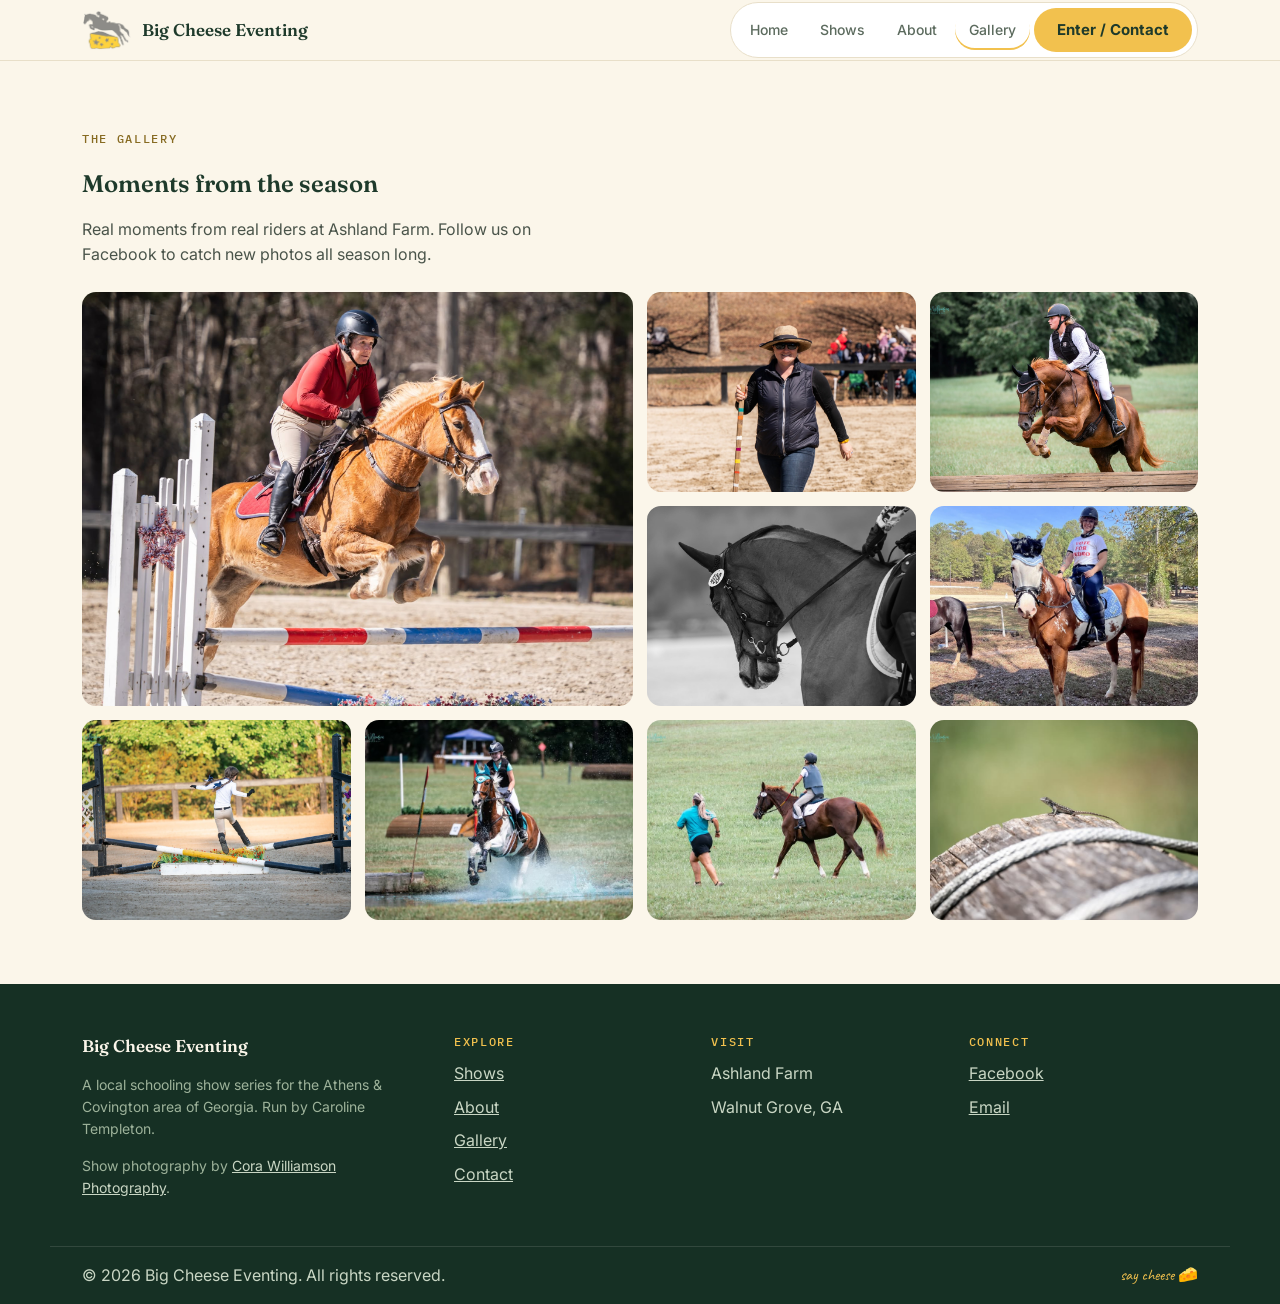
<file: gallery/index.html>
<!DOCTYPE html><!--K8VHTBESfpT4_C1Fr4Jjw--><html lang="en"><head><meta charSet="utf-8"/><meta name="viewport" content="width=device-width, initial-scale=1"/><link rel="preload" as="image" href="/big-cheese-eventing-logo.png"/><link rel="stylesheet" href="/_next/static/css/2cc98d4bc619cfe4.css" data-precedence="next"/><link rel="preload" as="script" fetchPriority="low" href="/_next/static/chunks/webpack-769307c8e1a9465a.js"/><script src="/_next/static/chunks/1a1e28a5-b1af675392dccd3e.js" async=""></script><script src="/_next/static/chunks/619-1aadf601f466884b.js" async=""></script><script src="/_next/static/chunks/main-app-ca7952fff764d5d8.js" async=""></script><script src="/_next/static/chunks/257-d9d32912abbe5628.js" async=""></script><script src="/_next/static/chunks/app/layout-159201f784038fe2.js" async=""></script><script src="/_next/static/chunks/app/page-669dc9eeaddfc5f3.js" async=""></script><link rel="preconnect" href="https://fonts.googleapis.com"/><link rel="preconnect" href="https://fonts.gstatic.com" crossorigin="anonymous"/><title>Gallery · Big Cheese Eventing</title><meta name="description" content="Photos from Big Cheese Eventing schooling shows — jumpers, dressage, and horse trials at Ashland Farm in Walnut Grove, GA."/><link rel="canonical" href="https://www.bigcheeseeventing.com/gallery/"/><meta property="og:title" content="Gallery · Big Cheese Eventing"/><meta property="og:description" content="Moments from the schooling-show season at Ashland Farm in Walnut Grove, GA."/><meta property="og:url" content="https://www.bigcheeseeventing.com/gallery/"/><meta name="twitter:card" content="summary"/><meta name="twitter:title" content="Gallery · Big Cheese Eventing"/><meta name="twitter:description" content="Moments from the schooling-show season at Ashland Farm in Walnut Grove, GA."/><link rel="icon" href="/big-cheese-eventing-logo.png"/><script src="/_next/static/chunks/polyfills-42372ed130431b0a.js" noModule=""></script></head><body><div hidden=""><!--$--><!--/$--></div><script>(self.__next_s=self.__next_s||[]).push([0,{"children":"(function(){try{var l=window.location,p=l.pathname;if(p.indexOf('//')!==-1){var f=p.replace(new RegExp('/{2,}','g'),'/');window.history.replaceState(window.history.state,'',f+l.search+l.hash);if(window.console\u0026\u0026console.warn){console.warn('[big-cheese] collapsed duplicate slashes in path:',p,'-\u003e',f);}}}catch(e){}})();","id":"normalize-pathname"}])</script><link rel="stylesheet" href="https://fonts.googleapis.com/css2?family=Fraunces:ital,wght@0,500;0,600;1,600&amp;family=Inter:wght@400;500;600;700&amp;family=IBM+Plex+Mono:wght@500;600&amp;family=Caveat:wght@600;700&amp;display=swap"/><script type="application/ld+json">{"@context":"https://schema.org","@graph":[{"@type":"Organization","@id":"https://www.bigcheeseeventing.com/#organization","name":"Big Cheese Eventing","url":"https://www.bigcheeseeventing.com","email":"bigcheeseeventing@gmail.com","sameAs":["https://www.facebook.com/bigcheeseeventing"]},{"@type":"LocalBusiness","@id":"https://www.bigcheeseeventing.com/#localbusiness","name":"Big Cheese Eventing","description":"Friendly schooling shows in jumpers, dressage, combined test, and horse trials at Ashland Farm, Walnut Grove GA.","url":"https://www.bigcheeseeventing.com","email":"bigcheeseeventing@gmail.com","address":{"@type":"PostalAddress","addressLocality":"Walnut Grove","addressRegion":"GA","addressCountry":"US"},"areaServed":["Athens, GA","Covington, GA","Walnut Grove, GA"],"parentOrganization":{"@id":"https://www.bigcheeseeventing.com/#organization"}}]}</script><a class="skip-link" href="#main-content">Skip to main content</a><div class="sr-only" aria-live="polite" id="view-announce"></div><header class="nav"><div class="wrap nav__inner"><a class="nav__brand" href="/"><img class="nav__brand-mark" src="/big-cheese-eventing-logo.png" alt="" width="410" height="331"/><span class="nav__wordmark">Big Cheese Eventing</span></a><button class="nav__toggle" type="button" aria-expanded="false" aria-controls="drawer"><span class="sr-only">Menu</span><svg width="22" height="22" viewBox="0 0 22 22" aria-hidden="true"><path d="M3 6h16M3 11h16M3 16h16" stroke="currentColor" stroke-width="2" stroke-linecap="round"></path></svg></button><nav class="nav__menu" aria-label="Primary"><a class="nav-link" href="/">Home</a><a class="nav-link" href="/shows/">Shows</a><a class="nav-link" href="/about/">About</a><a class="nav-link" aria-current="page" href="/gallery/">Gallery</a><a class="btn btn--cheese" href="/contact/">Enter / Contact</a></nav></div></header><div class="drawer" id="drawer" hidden=""><div class="drawer__panel" role="dialog" aria-modal="true" aria-label="Site menu"><nav aria-label="Primary mobile"><ul class="drawer__list"><li><a class="nav-link" href="/">Home</a></li><li><a class="nav-link" href="/shows/">Shows</a></li><li><a class="nav-link" href="/about/">About</a></li><li><a class="nav-link" aria-current="page" href="/gallery/">Gallery</a></li></ul><a class="btn btn--cheese btn--full" href="/contact/">Enter / Contact</a></nav></div></div><main id="main-content"><section class="section section--cream"><div class="wrap"><span class="eyebrow">The gallery</span><h1 id="view-title" tabindex="-1">Moments from the season</h1><p class="hero__lead">Real moments from real riders at Ashland Farm. Follow us on Facebook to catch new photos all season long.</p><div class="gallery" style="margin-top:24px" aria-label="Photos from Big Cheese Eventing schooling shows"><div class="gallery__tile gallery__tile--big"><img src="/images/lois-and-wild-thing.jpg" alt="A palomino horse and rider in a red shirt jumping a brightly painted oxer on a sunny day" width="2048" height="1365" loading="lazy"/></div><div class="gallery__tile"><img src="/images/caroline-show-jumping.jpg" alt="Caroline Templeton in a sun hat carrying a striped course pole, with riders and spectators along the rail behind her" width="2048" height="1365" loading="lazy"/></div><div class="gallery__tile"><img src="/images/xc-jump-girl-and-horse.jpg" alt="A chestnut horse and rider in cross-country gear jumping a log fence on the grass course" width="2048" height="1365" loading="lazy"/></div><div class="gallery__tile"><img src="/images/black-white-bandit.jpg" alt="A black-and-white close-up of a horse in a dressage bridle, number 408, waiting at the ring" width="2048" height="1366" loading="lazy"/></div><div class="gallery__tile"><img src="/images/vote-for-pedro.jpg" alt="A smiling rider on a flashy paint horse, wearing a &#x27;Vote for Pedro&#x27; shirt, on a sunny autumn day" width="1536" height="2048" loading="lazy"/></div><div class="gallery__tile"><img src="/images/girl-jumping-over-horse-jump.jpg" alt="A young rider on foot leaping over a colorful jump rail in the golden evening light" width="2048" height="1364" loading="lazy"/></div><div class="gallery__tile"><img src="/images/xc-horse-through-water.jpg" alt="A paint horse and rider in teal splashing through the water complex on the cross-country course" width="810" height="540" loading="lazy"/></div><div class="gallery__tile"><img src="/images/trainer-running-with-rider.jpg" alt="A trainer running alongside a young rider on a chestnut horse across a grassy field" width="810" height="540" loading="lazy"/></div><div class="gallery__tile"><img src="/images/lzard-on-jump.jpg" alt="A small lizard basking on a weathered wooden post wrapped with rope at the farm" width="810" height="540" loading="lazy"/></div></div></div></section><!--$--><!--/$--></main><footer class="footer"><div class="wrap footer__grid"><div><span class="nav__wordmark" style="color:var(--color-cream)">Big Cheese Eventing</span><p>A local schooling show series for the Athens &amp; Covington area of Georgia. Run by Caroline Templeton.</p><p style="margin-top:12px">Show photography by<!-- --> <a href="https://corawilliamsonphotography.com" target="_blank" rel="noopener noreferrer">Cora Williamson Photography</a>.</p></div><div class="footer__col"><h4>Explore</h4><ul><li><a href="/shows/">Shows</a></li><li><a href="/about/">About</a></li><li><a href="/gallery/">Gallery</a></li><li><a href="/contact/">Contact</a></li></ul></div><div class="footer__col"><h4>Visit</h4><ul><li>Ashland Farm</li><li>Walnut Grove, GA</li></ul></div><div class="footer__col"><h4>Connect</h4><ul><li><a href="https://www.facebook.com/bigcheeseeventing" target="_blank" rel="noopener noreferrer">Facebook</a></li><li><a href="mailto:bigcheeseeventing@gmail.com">Email</a></li></ul></div></div><div class="wrap footer__bar"><span>© 2026 Big Cheese Eventing. All rights reserved.</span><span class="script" style="color:var(--color-cheese)">say cheese 🧀</span></div></footer><script src="/_next/static/chunks/webpack-769307c8e1a9465a.js" id="_R_" async=""></script><script>(self.__next_f=self.__next_f||[]).push([0])</script><script>self.__next_f.push([1,"1:\"$Sreact.fragment\"\n2:I[9972,[\"257\",\"static/chunks/257-d9d32912abbe5628.js\",\"177\",\"static/chunks/app/layout-159201f784038fe2.js\"],\"\"]\n3:I[7394,[\"257\",\"static/chunks/257-d9d32912abbe5628.js\",\"177\",\"static/chunks/app/layout-159201f784038fe2.js\"],\"RouteAnnouncer\"]\n4:I[2445,[\"257\",\"static/chunks/257-d9d32912abbe5628.js\",\"177\",\"static/chunks/app/layout-159201f784038fe2.js\"],\"Nav\"]\n5:I[8648,[],\"\"]\n6:I[8238,[],\"\"]\n7:I[3257,[\"257\",\"static/chunks/257-d9d32912abbe5628.js\",\"974\",\"static/chunks/app/page-669dc9eeaddfc5f3.js\"],\"\"]\n10:I[436,[],\"\"]\n:HL[\"/_next/static/css/2cc98d4bc619cfe4.css\",\"style\"]\n"])</script><script>self.__next_f.push([1,"0:{\"P\":null,\"b\":\"K8VHTBESfpT4_C1Fr4Jjw\",\"p\":\"\",\"c\":[\"\",\"gallery\",\"\"],\"i\":false,\"f\":[[[\"\",{\"children\":[\"gallery\",{\"children\":[\"__PAGE__\",{}]}]},\"$undefined\",\"$undefined\",true],[\"\",[\"$\",\"$1\",\"c\",{\"children\":[[[\"$\",\"link\",\"0\",{\"rel\":\"stylesheet\",\"href\":\"/_next/static/css/2cc98d4bc619cfe4.css\",\"precedence\":\"next\",\"crossOrigin\":\"$undefined\",\"nonce\":\"$undefined\"}]],[\"$\",\"html\",null,{\"lang\":\"en\",\"children\":[\"$\",\"body\",null,{\"children\":[[\"$\",\"$L2\",null,{\"id\":\"normalize-pathname\",\"strategy\":\"beforeInteractive\",\"children\":\"(function(){try{var l=window.location,p=l.pathname;if(p.indexOf('//')!==-1){var f=p.replace(new RegExp('/{2,}','g'),'/');window.history.replaceState(window.history.state,'',f+l.search+l.hash);if(window.console\u0026\u0026console.warn){console.warn('[big-cheese] collapsed duplicate slashes in path:',p,'-\u003e',f);}}}catch(e){}})();\"}],[\"$\",\"link\",null,{\"rel\":\"preconnect\",\"href\":\"https://fonts.googleapis.com\"}],[\"$\",\"link\",null,{\"rel\":\"preconnect\",\"href\":\"https://fonts.gstatic.com\",\"crossOrigin\":\"anonymous\"}],[\"$\",\"link\",null,{\"rel\":\"stylesheet\",\"href\":\"https://fonts.googleapis.com/css2?family=Fraunces:ital,wght@0,500;0,600;1,600\u0026family=Inter:wght@400;500;600;700\u0026family=IBM+Plex+Mono:wght@500;600\u0026family=Caveat:wght@600;700\u0026display=swap\"}],[\"$\",\"script\",null,{\"type\":\"application/ld+json\",\"dangerouslySetInnerHTML\":{\"__html\":\"{\\\"@context\\\":\\\"https://schema.org\\\",\\\"@graph\\\":[{\\\"@type\\\":\\\"Organization\\\",\\\"@id\\\":\\\"https://www.bigcheeseeventing.com/#organization\\\",\\\"name\\\":\\\"Big Cheese Eventing\\\",\\\"url\\\":\\\"https://www.bigcheeseeventing.com\\\",\\\"email\\\":\\\"bigcheeseeventing@gmail.com\\\",\\\"sameAs\\\":[\\\"https://www.facebook.com/bigcheeseeventing\\\"]},{\\\"@type\\\":\\\"LocalBusiness\\\",\\\"@id\\\":\\\"https://www.bigcheeseeventing.com/#localbusiness\\\",\\\"name\\\":\\\"Big Cheese Eventing\\\",\\\"description\\\":\\\"Friendly schooling shows in jumpers, dressage, combined test, and horse trials at Ashland Farm, Walnut Grove GA.\\\",\\\"url\\\":\\\"https://www.bigcheeseeventing.com\\\",\\\"email\\\":\\\"bigcheeseeventing@gmail.com\\\",\\\"address\\\":{\\\"@type\\\":\\\"PostalAddress\\\",\\\"addressLocality\\\":\\\"Walnut Grove\\\",\\\"addressRegion\\\":\\\"GA\\\",\\\"addressCountry\\\":\\\"US\\\"},\\\"areaServed\\\":[\\\"Athens, GA\\\",\\\"Covington, GA\\\",\\\"Walnut Grove, GA\\\"],\\\"parentOrganization\\\":{\\\"@id\\\":\\\"https://www.bigcheeseeventing.com/#organization\\\"}}]}\"}}],[\"$\",\"a\",null,{\"className\":\"skip-link\",\"href\":\"#main-content\",\"children\":\"Skip to main content\"}],[\"$\",\"$L3\",null,{}],[\"$\",\"$L4\",null,{}],[\"$\",\"main\",null,{\"id\":\"main-content\",\"children\":[\"$\",\"$L5\",null,{\"parallelRouterKey\":\"children\",\"error\":\"$undefined\",\"errorStyles\":\"$undefined\",\"errorScripts\":\"$undefined\",\"template\":[\"$\",\"$L6\",null,{}],\"templateStyles\":\"$undefined\",\"templateScripts\":\"$undefined\",\"notFound\":[[\"$\",\"div\",null,{\"className\":\"section section--cream\",\"children\":[\"$\",\"div\",null,{\"className\":\"wrap\",\"style\":{\"textAlign\":\"center\"},\"children\":[[\"$\",\"img\",null,{\"src\":\"/images/wrong-direction.png\",\"alt\":\"Pen-and-ink cartoon of a shaggy pony that has refused a jump, its young rider tumbled onto the grass still clutching the reins\",\"width\":719,\"height\":622,\"style\":{\"width\":\"100%\",\"maxWidth\":\"380px\",\"height\":\"auto\",\"margin\":\"0 auto 12px\"}}],[\"$\",\"span\",null,{\"className\":\"eyebrow\",\"children\":\"404\"}],[\"$\",\"h1\",null,{\"id\":\"view-title\",\"tabIndex\":-1,\"children\":\"You're off course!\"}],[\"$\",\"p\",null,{\"className\":\"hero__lead\",\"style\":{\"marginInline\":\"auto\"},\"children\":\"We couldn't find that page — let's get you back on course.\"}],[\"$\",\"p\",null,{\"style\":{\"marginTop\":\"24px\"},\"children\":[\"$\",\"$L7\",null,{\"className\":\"btn btn--forest\",\"href\":\"/\",\"children\":\"Back to home\"}]}]]}]}],[]],\"forbidden\":\"$undefined\",\"unauthorized\":\"$undefined\"}]}],[\"$\",\"footer\",null,{\"className\":\"footer\",\"children\":[[\"$\",\"div\",null,{\"className\":\"wrap footer__grid\",\"children\":[[\"$\",\"div\",null,{\"children\":[[\"$\",\"span\",null,{\"className\":\"nav__wordmark\",\"style\":{\"color\":\"var(--color-cream)\"},\"children\":\"Big Cheese Eventing\"}],[\"$\",\"p\",null,{\"children\":\"A local schooling show series for the Athens \u0026 Covington area of Georgia. Run by Caroline Templeton.\"}],[\"$\",\"p\",null,{\"style\":{\"marginTop\":\"12px\"},\"children\":[\"Show photography by\",\" \",[\"$\",\"a\",null,{\"href\":\"https://corawilliamsonphotography.com\",\"target\":\"_blank\",\"rel\":\"noopener noreferrer\",\"children\":\"Cora Williamson Photography\"}],\".\"]}]]}],[\"$\",\"div\",null,{\"className\":\"footer__col\",\"children\":[\"$L8\",\"$L9\"]}],\"$La\",\"$Lb\"]}],\"$Lc\"]}]]}]}]]}],{\"children\":[\"gallery\",\"$Ld\",{\"children\":[\"__PAGE__\",\"$Le\",{},null,false]},null,false]},null,false],\"$Lf\",false]],\"m\":\"$undefined\",\"G\":[\"$10\",[]],\"s\":false,\"S\":true}\n"])</script><script>self.__next_f.push([1,"11:I[6165,[],\"OutletBoundary\"]\n13:I[5216,[],\"AsyncMetadataOutlet\"]\n15:I[6165,[],\"ViewportBoundary\"]\n17:I[6165,[],\"MetadataBoundary\"]\n18:\"$Sreact.suspense\"\n8:[\"$\",\"h4\",null,{\"children\":\"Explore\"}]\n9:[\"$\",\"ul\",null,{\"children\":[[\"$\",\"li\",null,{\"children\":[\"$\",\"$L7\",null,{\"href\":\"/shows\",\"children\":\"Shows\"}]}],[\"$\",\"li\",null,{\"children\":[\"$\",\"$L7\",null,{\"href\":\"/about\",\"children\":\"About\"}]}],[\"$\",\"li\",null,{\"children\":[\"$\",\"$L7\",null,{\"href\":\"/gallery\",\"children\":\"Gallery\"}]}],[\"$\",\"li\",null,{\"children\":[\"$\",\"$L7\",null,{\"href\":\"/contact\",\"children\":\"Contact\"}]}]]}]\na:[\"$\",\"div\",null,{\"className\":\"footer__col\",\"children\":[[\"$\",\"h4\",null,{\"children\":\"Visit\"}],[\"$\",\"ul\",null,{\"children\":[[\"$\",\"li\",null,{\"children\":\"Ashland Farm\"}],[\"$\",\"li\",null,{\"children\":\"Walnut Grove, GA\"}]]}]]}]\nb:[\"$\",\"div\",null,{\"className\":\"footer__col\",\"children\":[[\"$\",\"h4\",null,{\"children\":\"Connect\"}],[\"$\",\"ul\",null,{\"children\":[[\"$\",\"li\",null,{\"children\":[\"$\",\"a\",null,{\"href\":\"https://www.facebook.com/bigcheeseeventing\",\"target\":\"_blank\",\"rel\":\"noopener noreferrer\",\"children\":\"Facebook\"}]}],[\"$\",\"li\",null,{\"children\":[\"$\",\"a\",null,{\"href\":\"mailto:bigcheeseeventing@gmail.com\",\"children\":\"Email\"}]}]]}]]}]\nc:[\"$\",\"div\",null,{\"className\":\"wrap footer__bar\",\"children\":[[\"$\",\"span\",null,{\"children\":\"© 2026 Big Cheese Eventing. All rights reserved.\"}],[\"$\",\"span\",null,{\"className\":\"script\",\"style\":{\"color\":\"var(--color-cheese)\"},\"children\":\"say cheese 🧀\"}]]}]\nd:[\"$\",\"$1\",\"c\",{\"children\":[null,[\"$\",\"$L5\",null,{\"parallelRouterKey\":\"children\",\"error\":\"$undefined\",\"errorStyles\":\"$undefined\",\"errorScripts\":\"$undefined\",\"template\":[\"$\",\"$L6\",null,{}],\"templateStyles\":\"$undefined\",\"templateScripts\":\"$undefined\",\"notFound\":\"$undefined\",\"forbidden\":\"$undefined\",\"unauthorized\":\"$undefined\"}]]}]\n"])</script><script>self.__next_f.push([1,"e:[\"$\",\"$1\",\"c\",{\"children\":[[\"$\",\"section\",null,{\"className\":\"section section--cream\",\"children\":[\"$\",\"div\",null,{\"className\":\"wrap\",\"children\":[[\"$\",\"span\",null,{\"className\":\"eyebrow\",\"children\":\"The gallery\"}],[\"$\",\"h1\",null,{\"id\":\"view-title\",\"tabIndex\":-1,\"children\":\"Moments from the season\"}],[\"$\",\"p\",null,{\"className\":\"hero__lead\",\"children\":\"Real moments from real riders at Ashland Farm. Follow us on Facebook to catch new photos all season long.\"}],[\"$\",\"div\",null,{\"className\":\"gallery\",\"style\":{\"marginTop\":\"24px\"},\"aria-label\":\"Photos from Big Cheese Eventing schooling shows\",\"children\":[[\"$\",\"div\",null,{\"className\":\"gallery__tile gallery__tile--big\",\"children\":[\"$\",\"img\",null,{\"src\":\"/images/lois-and-wild-thing.jpg\",\"alt\":\"A palomino horse and rider in a red shirt jumping a brightly painted oxer on a sunny day\",\"width\":2048,\"height\":1365,\"loading\":\"lazy\"}]}],[\"$\",\"div\",null,{\"className\":\"gallery__tile\",\"children\":[\"$\",\"img\",null,{\"src\":\"/images/caroline-show-jumping.jpg\",\"alt\":\"Caroline Templeton in a sun hat carrying a striped course pole, with riders and spectators along the rail behind her\",\"width\":2048,\"height\":1365,\"loading\":\"lazy\"}]}],[\"$\",\"div\",null,{\"className\":\"gallery__tile\",\"children\":[\"$\",\"img\",null,{\"src\":\"/images/xc-jump-girl-and-horse.jpg\",\"alt\":\"A chestnut horse and rider in cross-country gear jumping a log fence on the grass course\",\"width\":2048,\"height\":1365,\"loading\":\"lazy\"}]}],[\"$\",\"div\",null,{\"className\":\"gallery__tile\",\"children\":[\"$\",\"img\",null,{\"src\":\"/images/black-white-bandit.jpg\",\"alt\":\"A black-and-white close-up of a horse in a dressage bridle, number 408, waiting at the ring\",\"width\":2048,\"height\":1366,\"loading\":\"lazy\"}]}],[\"$\",\"div\",null,{\"className\":\"gallery__tile\",\"children\":[\"$\",\"img\",null,{\"src\":\"/images/vote-for-pedro.jpg\",\"alt\":\"A smiling rider on a flashy paint horse, wearing a 'Vote for Pedro' shirt, on a sunny autumn day\",\"width\":1536,\"height\":2048,\"loading\":\"lazy\"}]}],[\"$\",\"div\",null,{\"className\":\"gallery__tile\",\"children\":[\"$\",\"img\",null,{\"src\":\"/images/girl-jumping-over-horse-jump.jpg\",\"alt\":\"A young rider on foot leaping over a colorful jump rail in the golden evening light\",\"width\":2048,\"height\":1364,\"loading\":\"lazy\"}]}],[\"$\",\"div\",null,{\"className\":\"gallery__tile\",\"children\":[\"$\",\"img\",null,{\"src\":\"/images/xc-horse-through-water.jpg\",\"alt\":\"A paint horse and rider in teal splashing through the water complex on the cross-country course\",\"width\":810,\"height\":540,\"loading\":\"lazy\"}]}],[\"$\",\"div\",null,{\"className\":\"gallery__tile\",\"children\":[\"$\",\"img\",null,{\"src\":\"/images/trainer-running-with-rider.jpg\",\"alt\":\"A trainer running alongside a young rider on a chestnut horse across a grassy field\",\"width\":810,\"height\":540,\"loading\":\"lazy\"}]}],[\"$\",\"div\",null,{\"className\":\"gallery__tile\",\"children\":[\"$\",\"img\",null,{\"src\":\"/images/lzard-on-jump.jpg\",\"alt\":\"A small lizard basking on a weathered wooden post wrapped with rope at the farm\",\"width\":810,\"height\":540,\"loading\":\"lazy\"}]}]]}]]}]}],null,[\"$\",\"$L11\",null,{\"children\":[\"$L12\",[\"$\",\"$L13\",null,{\"promise\":\"$@14\"}]]}]]}]\n"])</script><script>self.__next_f.push([1,"f:[\"$\",\"$1\",\"h\",{\"children\":[null,[[\"$\",\"$L15\",null,{\"children\":\"$L16\"}],null],[\"$\",\"$L17\",null,{\"children\":[\"$\",\"div\",null,{\"hidden\":true,\"children\":[\"$\",\"$18\",null,{\"fallback\":null,\"children\":\"$L19\"}]}]}]]}]\n"])</script><script>self.__next_f.push([1,"16:[[\"$\",\"meta\",\"0\",{\"charSet\":\"utf-8\"}],[\"$\",\"meta\",\"1\",{\"name\":\"viewport\",\"content\":\"width=device-width, initial-scale=1\"}]]\n12:null\n"])</script><script>self.__next_f.push([1,"1a:I[5664,[],\"IconMark\"]\n"])</script><script>self.__next_f.push([1,"14:{\"metadata\":[[\"$\",\"title\",\"0\",{\"children\":\"Gallery · Big Cheese Eventing\"}],[\"$\",\"meta\",\"1\",{\"name\":\"description\",\"content\":\"Photos from Big Cheese Eventing schooling shows — jumpers, dressage, and horse trials at Ashland Farm in Walnut Grove, GA.\"}],[\"$\",\"link\",\"2\",{\"rel\":\"canonical\",\"href\":\"https://www.bigcheeseeventing.com/gallery/\"}],[\"$\",\"meta\",\"3\",{\"property\":\"og:title\",\"content\":\"Gallery · Big Cheese Eventing\"}],[\"$\",\"meta\",\"4\",{\"property\":\"og:description\",\"content\":\"Moments from the schooling-show season at Ashland Farm in Walnut Grove, GA.\"}],[\"$\",\"meta\",\"5\",{\"property\":\"og:url\",\"content\":\"https://www.bigcheeseeventing.com/gallery/\"}],[\"$\",\"meta\",\"6\",{\"name\":\"twitter:card\",\"content\":\"summary\"}],[\"$\",\"meta\",\"7\",{\"name\":\"twitter:title\",\"content\":\"Gallery · Big Cheese Eventing\"}],[\"$\",\"meta\",\"8\",{\"name\":\"twitter:description\",\"content\":\"Moments from the schooling-show season at Ashland Farm in Walnut Grove, GA.\"}],[\"$\",\"link\",\"9\",{\"rel\":\"icon\",\"href\":\"/big-cheese-eventing-logo.png\"}],[\"$\",\"$L1a\",\"10\",{}]],\"error\":null,\"digest\":\"$undefined\"}\n"])</script><script>self.__next_f.push([1,"19:\"$14:metadata\"\n"])</script></body></html>
</file>
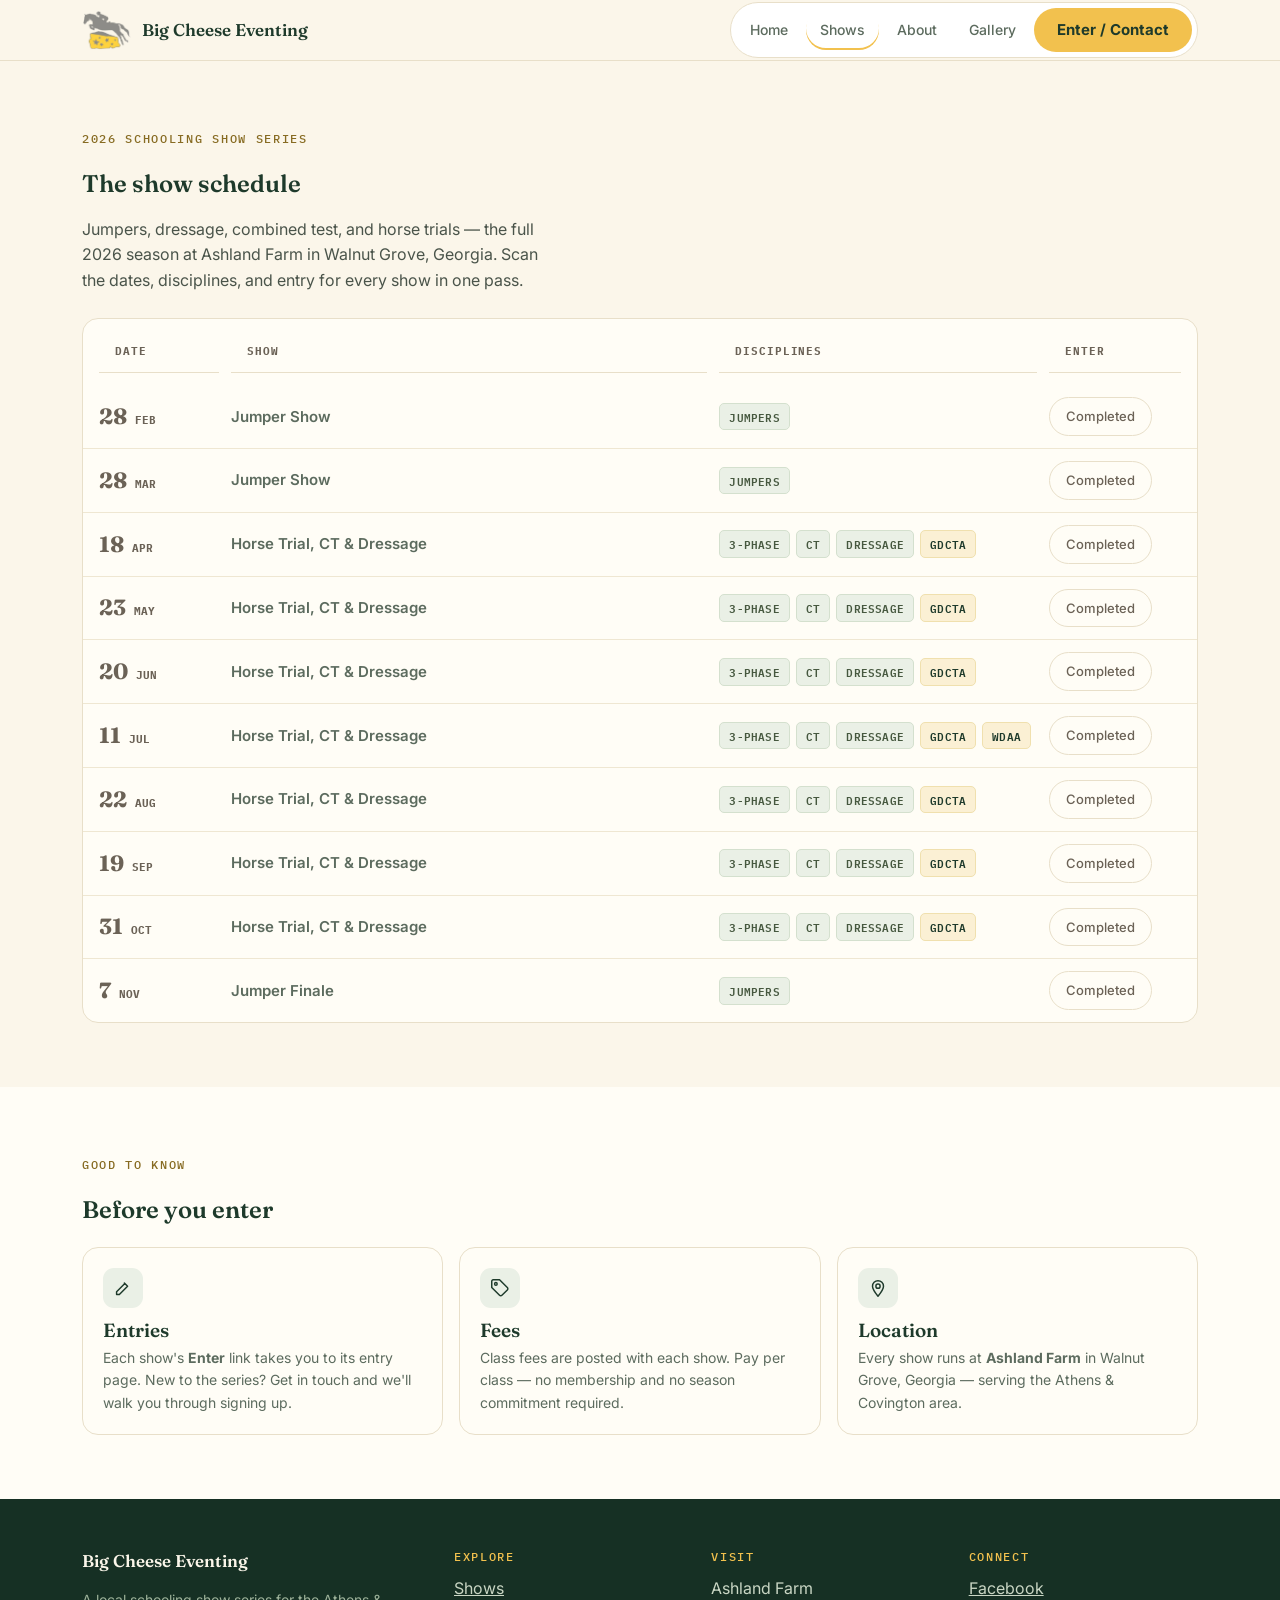
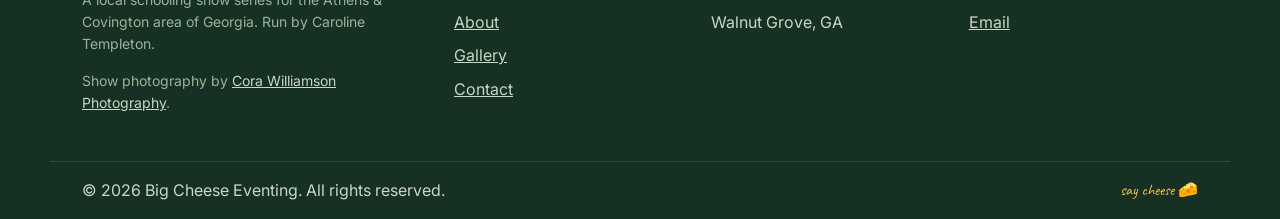
<file: shows/index.html>
<!DOCTYPE html><!--K8VHTBESfpT4_C1Fr4Jjw--><html lang="en"><head><meta charSet="utf-8"/><meta name="viewport" content="width=device-width, initial-scale=1"/><link rel="preload" as="image" href="/big-cheese-eventing-logo.png"/><link rel="stylesheet" href="/_next/static/css/2cc98d4bc619cfe4.css" data-precedence="next"/><link rel="preload" as="script" fetchPriority="low" href="/_next/static/chunks/webpack-769307c8e1a9465a.js"/><script src="/_next/static/chunks/1a1e28a5-b1af675392dccd3e.js" async=""></script><script src="/_next/static/chunks/619-1aadf601f466884b.js" async=""></script><script src="/_next/static/chunks/main-app-ca7952fff764d5d8.js" async=""></script><script src="/_next/static/chunks/257-d9d32912abbe5628.js" async=""></script><script src="/_next/static/chunks/app/layout-159201f784038fe2.js" async=""></script><script src="/_next/static/chunks/app/page-669dc9eeaddfc5f3.js" async=""></script><script src="/_next/static/chunks/app/shows/page-1ff2d2acf05329ae.js" async=""></script><link rel="preconnect" href="https://fonts.googleapis.com"/><link rel="preconnect" href="https://fonts.gstatic.com" crossorigin="anonymous"/><title>2026 Show Schedule · Big Cheese Eventing</title><meta name="description" content="The full 2026 schooling-show season at Ashland Farm in Walnut Grove, GA — jumpers, dressage, combined test, and horse trials, serving Athens &amp; Covington."/><link rel="canonical" href="https://www.bigcheeseeventing.com/shows/"/><meta property="og:title" content="2026 Show Schedule · Big Cheese Eventing"/><meta property="og:description" content="Jumpers, dressage, combined test, and horse trials at Ashland Farm in Walnut Grove, GA."/><meta property="og:url" content="https://www.bigcheeseeventing.com/shows/"/><meta name="twitter:card" content="summary"/><meta name="twitter:title" content="2026 Show Schedule · Big Cheese Eventing"/><meta name="twitter:description" content="Jumpers, dressage, combined test, and horse trials at Ashland Farm in Walnut Grove, GA."/><link rel="icon" href="/big-cheese-eventing-logo.png"/><script src="/_next/static/chunks/polyfills-42372ed130431b0a.js" noModule=""></script></head><body><div hidden=""><!--$--><!--/$--></div><script>(self.__next_s=self.__next_s||[]).push([0,{"children":"(function(){try{var l=window.location,p=l.pathname;if(p.indexOf('//')!==-1){var f=p.replace(new RegExp('/{2,}','g'),'/');window.history.replaceState(window.history.state,'',f+l.search+l.hash);if(window.console\u0026\u0026console.warn){console.warn('[big-cheese] collapsed duplicate slashes in path:',p,'-\u003e',f);}}}catch(e){}})();","id":"normalize-pathname"}])</script><link rel="stylesheet" href="https://fonts.googleapis.com/css2?family=Fraunces:ital,wght@0,500;0,600;1,600&amp;family=Inter:wght@400;500;600;700&amp;family=IBM+Plex+Mono:wght@500;600&amp;family=Caveat:wght@600;700&amp;display=swap"/><script type="application/ld+json">{"@context":"https://schema.org","@graph":[{"@type":"Organization","@id":"https://www.bigcheeseeventing.com/#organization","name":"Big Cheese Eventing","url":"https://www.bigcheeseeventing.com","email":"bigcheeseeventing@gmail.com","sameAs":["https://www.facebook.com/bigcheeseeventing"]},{"@type":"LocalBusiness","@id":"https://www.bigcheeseeventing.com/#localbusiness","name":"Big Cheese Eventing","description":"Friendly schooling shows in jumpers, dressage, combined test, and horse trials at Ashland Farm, Walnut Grove GA.","url":"https://www.bigcheeseeventing.com","email":"bigcheeseeventing@gmail.com","address":{"@type":"PostalAddress","addressLocality":"Walnut Grove","addressRegion":"GA","addressCountry":"US"},"areaServed":["Athens, GA","Covington, GA","Walnut Grove, GA"],"parentOrganization":{"@id":"https://www.bigcheeseeventing.com/#organization"}}]}</script><a class="skip-link" href="#main-content">Skip to main content</a><div class="sr-only" aria-live="polite" id="view-announce"></div><header class="nav"><div class="wrap nav__inner"><a class="nav__brand" href="/"><img class="nav__brand-mark" src="/big-cheese-eventing-logo.png" alt="" width="410" height="331"/><span class="nav__wordmark">Big Cheese Eventing</span></a><button class="nav__toggle" type="button" aria-expanded="false" aria-controls="drawer"><span class="sr-only">Menu</span><svg width="22" height="22" viewBox="0 0 22 22" aria-hidden="true"><path d="M3 6h16M3 11h16M3 16h16" stroke="currentColor" stroke-width="2" stroke-linecap="round"></path></svg></button><nav class="nav__menu" aria-label="Primary"><a class="nav-link" href="/">Home</a><a class="nav-link" aria-current="page" href="/shows/">Shows</a><a class="nav-link" href="/about/">About</a><a class="nav-link" href="/gallery/">Gallery</a><a class="btn btn--cheese" href="/contact/">Enter / Contact</a></nav></div></header><div class="drawer" id="drawer" hidden=""><div class="drawer__panel" role="dialog" aria-modal="true" aria-label="Site menu"><nav aria-label="Primary mobile"><ul class="drawer__list"><li><a class="nav-link" href="/">Home</a></li><li><a class="nav-link" aria-current="page" href="/shows/">Shows</a></li><li><a class="nav-link" href="/about/">About</a></li><li><a class="nav-link" href="/gallery/">Gallery</a></li></ul><a class="btn btn--cheese btn--full" href="/contact/">Enter / Contact</a></nav></div></div><main id="main-content"><script type="application/ld+json">[{"@context":"https://schema.org","@type":"Event","name":"Jumper Show","startDate":"2026-02-28","eventStatus":"https://schema.org/EventScheduled","eventAttendanceMode":"https://schema.org/OfflineEventAttendanceMode","location":{"@type":"Place","name":"Ashland Farm","address":{"@type":"PostalAddress","addressLocality":"Walnut Grove","addressRegion":"GA","addressCountry":"US"}},"url":"https://bigcheese.horsespot.net/shows","organizer":{"@type":"Organization","name":"Big Cheese Eventing","url":"https://www.bigcheeseeventing.com"}},{"@context":"https://schema.org","@type":"Event","name":"Jumper Show","startDate":"2026-03-28","eventStatus":"https://schema.org/EventScheduled","eventAttendanceMode":"https://schema.org/OfflineEventAttendanceMode","location":{"@type":"Place","name":"Ashland Farm","address":{"@type":"PostalAddress","addressLocality":"Walnut Grove","addressRegion":"GA","addressCountry":"US"}},"url":"https://bigcheese.horsespot.net/shows","organizer":{"@type":"Organization","name":"Big Cheese Eventing","url":"https://www.bigcheeseeventing.com"}},{"@context":"https://schema.org","@type":"Event","name":"Horse Trial, CT & Dressage","startDate":"2026-04-18","eventStatus":"https://schema.org/EventScheduled","eventAttendanceMode":"https://schema.org/OfflineEventAttendanceMode","location":{"@type":"Place","name":"Ashland Farm","address":{"@type":"PostalAddress","addressLocality":"Walnut Grove","addressRegion":"GA","addressCountry":"US"}},"url":"https://bigcheese.horsespot.net/shows","organizer":{"@type":"Organization","name":"Big Cheese Eventing","url":"https://www.bigcheeseeventing.com"}},{"@context":"https://schema.org","@type":"Event","name":"Horse Trial, CT & Dressage","startDate":"2026-05-23","eventStatus":"https://schema.org/EventScheduled","eventAttendanceMode":"https://schema.org/OfflineEventAttendanceMode","location":{"@type":"Place","name":"Ashland Farm","address":{"@type":"PostalAddress","addressLocality":"Walnut Grove","addressRegion":"GA","addressCountry":"US"}},"url":"https://bigcheese.horsespot.net/shows","organizer":{"@type":"Organization","name":"Big Cheese Eventing","url":"https://www.bigcheeseeventing.com"}},{"@context":"https://schema.org","@type":"Event","name":"Horse Trial, CT & Dressage","startDate":"2026-06-20","eventStatus":"https://schema.org/EventScheduled","eventAttendanceMode":"https://schema.org/OfflineEventAttendanceMode","location":{"@type":"Place","name":"Ashland Farm","address":{"@type":"PostalAddress","addressLocality":"Walnut Grove","addressRegion":"GA","addressCountry":"US"}},"url":"https://bigcheese.horsespot.net/shows","organizer":{"@type":"Organization","name":"Big Cheese Eventing","url":"https://www.bigcheeseeventing.com"}},{"@context":"https://schema.org","@type":"Event","name":"Horse Trial, CT & Dressage","startDate":"2026-07-11","eventStatus":"https://schema.org/EventScheduled","eventAttendanceMode":"https://schema.org/OfflineEventAttendanceMode","location":{"@type":"Place","name":"Ashland Farm","address":{"@type":"PostalAddress","addressLocality":"Walnut Grove","addressRegion":"GA","addressCountry":"US"}},"url":"https://bigcheese.horsespot.net/shows","organizer":{"@type":"Organization","name":"Big Cheese Eventing","url":"https://www.bigcheeseeventing.com"}},{"@context":"https://schema.org","@type":"Event","name":"Horse Trial, CT & Dressage","startDate":"2026-08-22","eventStatus":"https://schema.org/EventScheduled","eventAttendanceMode":"https://schema.org/OfflineEventAttendanceMode","location":{"@type":"Place","name":"Ashland Farm","address":{"@type":"PostalAddress","addressLocality":"Walnut Grove","addressRegion":"GA","addressCountry":"US"}},"url":"https://bigcheese.horsespot.net/shows","organizer":{"@type":"Organization","name":"Big Cheese Eventing","url":"https://www.bigcheeseeventing.com"}},{"@context":"https://schema.org","@type":"Event","name":"Horse Trial, CT & Dressage","startDate":"2026-09-19","eventStatus":"https://schema.org/EventScheduled","eventAttendanceMode":"https://schema.org/OfflineEventAttendanceMode","location":{"@type":"Place","name":"Ashland Farm","address":{"@type":"PostalAddress","addressLocality":"Walnut Grove","addressRegion":"GA","addressCountry":"US"}},"url":"https://bigcheese.horsespot.net/shows","organizer":{"@type":"Organization","name":"Big Cheese Eventing","url":"https://www.bigcheeseeventing.com"}},{"@context":"https://schema.org","@type":"Event","name":"Horse Trial, CT & Dressage","startDate":"2026-10-31","eventStatus":"https://schema.org/EventScheduled","eventAttendanceMode":"https://schema.org/OfflineEventAttendanceMode","location":{"@type":"Place","name":"Ashland Farm","address":{"@type":"PostalAddress","addressLocality":"Walnut Grove","addressRegion":"GA","addressCountry":"US"}},"url":"https://bigcheese.horsespot.net/shows","organizer":{"@type":"Organization","name":"Big Cheese Eventing","url":"https://www.bigcheeseeventing.com"}},{"@context":"https://schema.org","@type":"Event","name":"Jumper Finale","startDate":"2026-11-07","eventStatus":"https://schema.org/EventScheduled","eventAttendanceMode":"https://schema.org/OfflineEventAttendanceMode","location":{"@type":"Place","name":"Ashland Farm","address":{"@type":"PostalAddress","addressLocality":"Walnut Grove","addressRegion":"GA","addressCountry":"US"}},"url":"https://bigcheese.horsespot.net/shows","organizer":{"@type":"Organization","name":"Big Cheese Eventing","url":"https://www.bigcheeseeventing.com"}}]</script><section class="section section--cream"><div class="wrap"><span class="eyebrow">2026 Schooling Show Series</span><h1 id="view-title" tabindex="-1">The show schedule</h1><p class="hero__lead">Jumpers, dressage, combined test, and horse trials — the full 2026 season at Ashland Farm in Walnut Grove, Georgia. Scan the dates, disciplines, and entry for every show in one pass.</p><div style="margin-top:24px"><div class="schedule"><table><thead><tr><th scope="col">Date</th><th scope="col">Show</th><th scope="col">Disciplines</th><th scope="col">Enter</th></tr></thead><tbody><tr><td class="c-date">28<span class="mon">Feb</span></td><td class="c-title">Jumper Show</td><td class="c-tags"><span class="tag-row"><span class="tag tag--discipline">JUMPERS</span></span></td><td class="c-action"><a class="btn btn--forest" href="https://bigcheese.horsespot.net/shows" target="_blank" rel="noopener noreferrer">Enter →<span class="sr-only"> (opens in a new tab)</span></a></td></tr><tr><td class="c-date">28<span class="mon">Mar</span></td><td class="c-title">Jumper Show</td><td class="c-tags"><span class="tag-row"><span class="tag tag--discipline">JUMPERS</span></span></td><td class="c-action"><a class="btn btn--forest" href="https://bigcheese.horsespot.net/shows" target="_blank" rel="noopener noreferrer">Enter →<span class="sr-only"> (opens in a new tab)</span></a></td></tr><tr><td class="c-date">18<span class="mon">Apr</span></td><td class="c-title">Horse Trial, CT &amp; Dressage</td><td class="c-tags"><span class="tag-row"><span class="tag tag--discipline">3-PHASE</span><span class="tag tag--discipline">CT</span><span class="tag tag--discipline">DRESSAGE</span><span class="tag tag--recognition">GDCTA</span></span></td><td class="c-action"><a class="btn btn--forest" href="https://bigcheese.horsespot.net/shows" target="_blank" rel="noopener noreferrer">Enter →<span class="sr-only"> (opens in a new tab)</span></a></td></tr><tr><td class="c-date">23<span class="mon">May</span></td><td class="c-title">Horse Trial, CT &amp; Dressage</td><td class="c-tags"><span class="tag-row"><span class="tag tag--discipline">3-PHASE</span><span class="tag tag--discipline">CT</span><span class="tag tag--discipline">DRESSAGE</span><span class="tag tag--recognition">GDCTA</span></span></td><td class="c-action"><a class="btn btn--forest" href="https://bigcheese.horsespot.net/shows" target="_blank" rel="noopener noreferrer">Enter →<span class="sr-only"> (opens in a new tab)</span></a></td></tr><tr><td class="c-date">20<span class="mon">Jun</span></td><td class="c-title">Horse Trial, CT &amp; Dressage</td><td class="c-tags"><span class="tag-row"><span class="tag tag--discipline">3-PHASE</span><span class="tag tag--discipline">CT</span><span class="tag tag--discipline">DRESSAGE</span><span class="tag tag--recognition">GDCTA</span></span></td><td class="c-action"><a class="btn btn--forest" href="https://bigcheese.horsespot.net/shows" target="_blank" rel="noopener noreferrer">Enter →<span class="sr-only"> (opens in a new tab)</span></a></td></tr><tr><td class="c-date">11<span class="mon">Jul</span></td><td class="c-title">Horse Trial, CT &amp; Dressage</td><td class="c-tags"><span class="tag-row"><span class="tag tag--discipline">3-PHASE</span><span class="tag tag--discipline">CT</span><span class="tag tag--discipline">DRESSAGE</span><span class="tag tag--recognition">GDCTA</span><span class="tag tag--recognition">WDAA</span></span></td><td class="c-action"><a class="btn btn--forest" href="https://bigcheese.horsespot.net/shows" target="_blank" rel="noopener noreferrer">Enter →<span class="sr-only"> (opens in a new tab)</span></a></td></tr><tr><td class="c-date">22<span class="mon">Aug</span></td><td class="c-title">Horse Trial, CT &amp; Dressage</td><td class="c-tags"><span class="tag-row"><span class="tag tag--discipline">3-PHASE</span><span class="tag tag--discipline">CT</span><span class="tag tag--discipline">DRESSAGE</span><span class="tag tag--recognition">GDCTA</span></span></td><td class="c-action"><a class="btn btn--forest" href="https://bigcheese.horsespot.net/shows" target="_blank" rel="noopener noreferrer">Enter →<span class="sr-only"> (opens in a new tab)</span></a></td></tr><tr><td class="c-date">19<span class="mon">Sep</span></td><td class="c-title">Horse Trial, CT &amp; Dressage</td><td class="c-tags"><span class="tag-row"><span class="tag tag--discipline">3-PHASE</span><span class="tag tag--discipline">CT</span><span class="tag tag--discipline">DRESSAGE</span><span class="tag tag--recognition">GDCTA</span></span></td><td class="c-action"><a class="btn btn--forest" href="https://bigcheese.horsespot.net/shows" target="_blank" rel="noopener noreferrer">Enter →<span class="sr-only"> (opens in a new tab)</span></a></td></tr><tr><td class="c-date">31<span class="mon">Oct</span></td><td class="c-title">Horse Trial, CT &amp; Dressage</td><td class="c-tags"><span class="tag-row"><span class="tag tag--discipline">3-PHASE</span><span class="tag tag--discipline">CT</span><span class="tag tag--discipline">DRESSAGE</span><span class="tag tag--recognition">GDCTA</span></span></td><td class="c-action"><a class="btn btn--forest" href="https://bigcheese.horsespot.net/shows" target="_blank" rel="noopener noreferrer">Enter →<span class="sr-only"> (opens in a new tab)</span></a></td></tr><tr><td class="c-date">7<span class="mon">Nov</span></td><td class="c-title">Jumper Finale</td><td class="c-tags"><span class="tag-row"><span class="tag tag--discipline">JUMPERS</span></span></td><td class="c-action"><a class="btn btn--forest" href="https://bigcheese.horsespot.net/shows" target="_blank" rel="noopener noreferrer">Enter →<span class="sr-only"> (opens in a new tab)</span></a></td></tr></tbody></table></div></div></div></section><section class="section section--card"><div class="wrap"><span class="eyebrow">Good to know</span><h2>Before you enter</h2><div class="grid--3up grid" style="margin-top:24px"><div class="card"><div class="card__icon" aria-hidden="true"><svg width="22" height="22" viewBox="0 0 24 24" fill="none" stroke="currentColor" stroke-width="1.6" stroke-linecap="round" stroke-linejoin="round" aria-hidden="true" focusable="false"><path d="M5 19h3L17 10l-3-3-9 9v3zM13.5 6.5l3 3"></path></svg></div><h3>Entries</h3><p>Each show&#x27;s <strong>Enter</strong> link takes you to its entry page. New to the series? Get in touch and we&#x27;ll walk you through signing up.</p></div><div class="card"><div class="card__icon" aria-hidden="true"><svg width="22" height="22" viewBox="0 0 24 24" fill="none" stroke="currentColor" stroke-width="1.6" stroke-linecap="round" stroke-linejoin="round" aria-hidden="true" focusable="false"><path d="M3 11.5v-7A1.5 1.5 0 0 1 4.5 3h7L20 11.5a1.8 1.8 0 0 1 0 2.6L14.1 20a1.8 1.8 0 0 1-2.6 0L3 11.5z"></path><circle cx="7.5" cy="7.5" r="1.4"></circle></svg></div><h3>Fees</h3><p>Class fees are posted with each show. Pay per class — no membership and no season commitment required.</p></div><div class="card"><div class="card__icon" aria-hidden="true"><svg width="22" height="22" viewBox="0 0 24 24" fill="none" stroke="currentColor" stroke-width="1.6" stroke-linecap="round" stroke-linejoin="round" aria-hidden="true" focusable="false"><path d="M12 21c4-5 6-8 6-11a6 6 0 0 0-12 0c0 3 2 6 6 11z"></path><circle cx="12" cy="10" r="2.3"></circle></svg></div><h3>Location</h3><p>Every show runs at <strong>Ashland Farm</strong> in Walnut Grove, Georgia — serving the Athens &amp; Covington area.</p></div></div></div></section><!--$--><!--/$--></main><footer class="footer"><div class="wrap footer__grid"><div><span class="nav__wordmark" style="color:var(--color-cream)">Big Cheese Eventing</span><p>A local schooling show series for the Athens &amp; Covington area of Georgia. Run by Caroline Templeton.</p><p style="margin-top:12px">Show photography by<!-- --> <a href="https://corawilliamsonphotography.com" target="_blank" rel="noopener noreferrer">Cora Williamson Photography</a>.</p></div><div class="footer__col"><h4>Explore</h4><ul><li><a href="/shows/">Shows</a></li><li><a href="/about/">About</a></li><li><a href="/gallery/">Gallery</a></li><li><a href="/contact/">Contact</a></li></ul></div><div class="footer__col"><h4>Visit</h4><ul><li>Ashland Farm</li><li>Walnut Grove, GA</li></ul></div><div class="footer__col"><h4>Connect</h4><ul><li><a href="https://www.facebook.com/bigcheeseeventing" target="_blank" rel="noopener noreferrer">Facebook</a></li><li><a href="mailto:bigcheeseeventing@gmail.com">Email</a></li></ul></div></div><div class="wrap footer__bar"><span>© 2026 Big Cheese Eventing. All rights reserved.</span><span class="script" style="color:var(--color-cheese)">say cheese 🧀</span></div></footer><script src="/_next/static/chunks/webpack-769307c8e1a9465a.js" id="_R_" async=""></script><script>(self.__next_f=self.__next_f||[]).push([0])</script><script>self.__next_f.push([1,"1:\"$Sreact.fragment\"\n2:I[9972,[\"257\",\"static/chunks/257-d9d32912abbe5628.js\",\"177\",\"static/chunks/app/layout-159201f784038fe2.js\"],\"\"]\n3:I[7394,[\"257\",\"static/chunks/257-d9d32912abbe5628.js\",\"177\",\"static/chunks/app/layout-159201f784038fe2.js\"],\"RouteAnnouncer\"]\n4:I[2445,[\"257\",\"static/chunks/257-d9d32912abbe5628.js\",\"177\",\"static/chunks/app/layout-159201f784038fe2.js\"],\"Nav\"]\n5:I[8648,[],\"\"]\n6:I[8238,[],\"\"]\n7:I[3257,[\"257\",\"static/chunks/257-d9d32912abbe5628.js\",\"974\",\"static/chunks/app/page-669dc9eeaddfc5f3.js\"],\"\"]\n10:I[436,[],\"\"]\n:HL[\"/_next/static/css/2cc98d4bc619cfe4.css\",\"style\"]\n"])</script><script>self.__next_f.push([1,"0:{\"P\":null,\"b\":\"K8VHTBESfpT4_C1Fr4Jjw\",\"p\":\"\",\"c\":[\"\",\"shows\",\"\"],\"i\":false,\"f\":[[[\"\",{\"children\":[\"shows\",{\"children\":[\"__PAGE__\",{}]}]},\"$undefined\",\"$undefined\",true],[\"\",[\"$\",\"$1\",\"c\",{\"children\":[[[\"$\",\"link\",\"0\",{\"rel\":\"stylesheet\",\"href\":\"/_next/static/css/2cc98d4bc619cfe4.css\",\"precedence\":\"next\",\"crossOrigin\":\"$undefined\",\"nonce\":\"$undefined\"}]],[\"$\",\"html\",null,{\"lang\":\"en\",\"children\":[\"$\",\"body\",null,{\"children\":[[\"$\",\"$L2\",null,{\"id\":\"normalize-pathname\",\"strategy\":\"beforeInteractive\",\"children\":\"(function(){try{var l=window.location,p=l.pathname;if(p.indexOf('//')!==-1){var f=p.replace(new RegExp('/{2,}','g'),'/');window.history.replaceState(window.history.state,'',f+l.search+l.hash);if(window.console\u0026\u0026console.warn){console.warn('[big-cheese] collapsed duplicate slashes in path:',p,'-\u003e',f);}}}catch(e){}})();\"}],[\"$\",\"link\",null,{\"rel\":\"preconnect\",\"href\":\"https://fonts.googleapis.com\"}],[\"$\",\"link\",null,{\"rel\":\"preconnect\",\"href\":\"https://fonts.gstatic.com\",\"crossOrigin\":\"anonymous\"}],[\"$\",\"link\",null,{\"rel\":\"stylesheet\",\"href\":\"https://fonts.googleapis.com/css2?family=Fraunces:ital,wght@0,500;0,600;1,600\u0026family=Inter:wght@400;500;600;700\u0026family=IBM+Plex+Mono:wght@500;600\u0026family=Caveat:wght@600;700\u0026display=swap\"}],[\"$\",\"script\",null,{\"type\":\"application/ld+json\",\"dangerouslySetInnerHTML\":{\"__html\":\"{\\\"@context\\\":\\\"https://schema.org\\\",\\\"@graph\\\":[{\\\"@type\\\":\\\"Organization\\\",\\\"@id\\\":\\\"https://www.bigcheeseeventing.com/#organization\\\",\\\"name\\\":\\\"Big Cheese Eventing\\\",\\\"url\\\":\\\"https://www.bigcheeseeventing.com\\\",\\\"email\\\":\\\"bigcheeseeventing@gmail.com\\\",\\\"sameAs\\\":[\\\"https://www.facebook.com/bigcheeseeventing\\\"]},{\\\"@type\\\":\\\"LocalBusiness\\\",\\\"@id\\\":\\\"https://www.bigcheeseeventing.com/#localbusiness\\\",\\\"name\\\":\\\"Big Cheese Eventing\\\",\\\"description\\\":\\\"Friendly schooling shows in jumpers, dressage, combined test, and horse trials at Ashland Farm, Walnut Grove GA.\\\",\\\"url\\\":\\\"https://www.bigcheeseeventing.com\\\",\\\"email\\\":\\\"bigcheeseeventing@gmail.com\\\",\\\"address\\\":{\\\"@type\\\":\\\"PostalAddress\\\",\\\"addressLocality\\\":\\\"Walnut Grove\\\",\\\"addressRegion\\\":\\\"GA\\\",\\\"addressCountry\\\":\\\"US\\\"},\\\"areaServed\\\":[\\\"Athens, GA\\\",\\\"Covington, GA\\\",\\\"Walnut Grove, GA\\\"],\\\"parentOrganization\\\":{\\\"@id\\\":\\\"https://www.bigcheeseeventing.com/#organization\\\"}}]}\"}}],[\"$\",\"a\",null,{\"className\":\"skip-link\",\"href\":\"#main-content\",\"children\":\"Skip to main content\"}],[\"$\",\"$L3\",null,{}],[\"$\",\"$L4\",null,{}],[\"$\",\"main\",null,{\"id\":\"main-content\",\"children\":[\"$\",\"$L5\",null,{\"parallelRouterKey\":\"children\",\"error\":\"$undefined\",\"errorStyles\":\"$undefined\",\"errorScripts\":\"$undefined\",\"template\":[\"$\",\"$L6\",null,{}],\"templateStyles\":\"$undefined\",\"templateScripts\":\"$undefined\",\"notFound\":[[\"$\",\"div\",null,{\"className\":\"section section--cream\",\"children\":[\"$\",\"div\",null,{\"className\":\"wrap\",\"style\":{\"textAlign\":\"center\"},\"children\":[[\"$\",\"img\",null,{\"src\":\"/images/wrong-direction.png\",\"alt\":\"Pen-and-ink cartoon of a shaggy pony that has refused a jump, its young rider tumbled onto the grass still clutching the reins\",\"width\":719,\"height\":622,\"style\":{\"width\":\"100%\",\"maxWidth\":\"380px\",\"height\":\"auto\",\"margin\":\"0 auto 12px\"}}],[\"$\",\"span\",null,{\"className\":\"eyebrow\",\"children\":\"404\"}],[\"$\",\"h1\",null,{\"id\":\"view-title\",\"tabIndex\":-1,\"children\":\"You're off course!\"}],[\"$\",\"p\",null,{\"className\":\"hero__lead\",\"style\":{\"marginInline\":\"auto\"},\"children\":\"We couldn't find that page — let's get you back on course.\"}],[\"$\",\"p\",null,{\"style\":{\"marginTop\":\"24px\"},\"children\":[\"$\",\"$L7\",null,{\"className\":\"btn btn--forest\",\"href\":\"/\",\"children\":\"Back to home\"}]}]]}]}],[]],\"forbidden\":\"$undefined\",\"unauthorized\":\"$undefined\"}]}],[\"$\",\"footer\",null,{\"className\":\"footer\",\"children\":[[\"$\",\"div\",null,{\"className\":\"wrap footer__grid\",\"children\":[[\"$\",\"div\",null,{\"children\":[[\"$\",\"span\",null,{\"className\":\"nav__wordmark\",\"style\":{\"color\":\"var(--color-cream)\"},\"children\":\"Big Cheese Eventing\"}],[\"$\",\"p\",null,{\"children\":\"A local schooling show series for the Athens \u0026 Covington area of Georgia. Run by Caroline Templeton.\"}],[\"$\",\"p\",null,{\"style\":{\"marginTop\":\"12px\"},\"children\":[\"Show photography by\",\" \",[\"$\",\"a\",null,{\"href\":\"https://corawilliamsonphotography.com\",\"target\":\"_blank\",\"rel\":\"noopener noreferrer\",\"children\":\"Cora Williamson Photography\"}],\".\"]}]]}],[\"$\",\"div\",null,{\"className\":\"footer__col\",\"children\":[\"$L8\",\"$L9\"]}],\"$La\",\"$Lb\"]}],\"$Lc\"]}]]}]}]]}],{\"children\":[\"shows\",\"$Ld\",{\"children\":[\"__PAGE__\",\"$Le\",{},null,false]},null,false]},null,false],\"$Lf\",false]],\"m\":\"$undefined\",\"G\":[\"$10\",[]],\"s\":false,\"S\":true}\n"])</script><script>self.__next_f.push([1,"15:I[6165,[],\"ViewportBoundary\"]\n17:I[6165,[],\"MetadataBoundary\"]\n18:\"$Sreact.suspense\"\n8:[\"$\",\"h4\",null,{\"children\":\"Explore\"}]\n9:[\"$\",\"ul\",null,{\"children\":[[\"$\",\"li\",null,{\"children\":[\"$\",\"$L7\",null,{\"href\":\"/shows\",\"children\":\"Shows\"}]}],[\"$\",\"li\",null,{\"children\":[\"$\",\"$L7\",null,{\"href\":\"/about\",\"children\":\"About\"}]}],[\"$\",\"li\",null,{\"children\":[\"$\",\"$L7\",null,{\"href\":\"/gallery\",\"children\":\"Gallery\"}]}],[\"$\",\"li\",null,{\"children\":[\"$\",\"$L7\",null,{\"href\":\"/contact\",\"children\":\"Contact\"}]}]]}]\na:[\"$\",\"div\",null,{\"className\":\"footer__col\",\"children\":[[\"$\",\"h4\",null,{\"children\":\"Visit\"}],[\"$\",\"ul\",null,{\"children\":[[\"$\",\"li\",null,{\"children\":\"Ashland Farm\"}],[\"$\",\"li\",null,{\"children\":\"Walnut Grove, GA\"}]]}]]}]\nb:[\"$\",\"div\",null,{\"className\":\"footer__col\",\"children\":[[\"$\",\"h4\",null,{\"children\":\"Connect\"}],[\"$\",\"ul\",null,{\"children\":[[\"$\",\"li\",null,{\"children\":[\"$\",\"a\",null,{\"href\":\"https://www.facebook.com/bigcheeseeventing\",\"target\":\"_blank\",\"rel\":\"noopener noreferrer\",\"children\":\"Facebook\"}]}],[\"$\",\"li\",null,{\"children\":[\"$\",\"a\",null,{\"href\":\"mailto:bigcheeseeventing@gmail.com\",\"children\":\"Email\"}]}]]}]]}]\nc:[\"$\",\"div\",null,{\"className\":\"wrap footer__bar\",\"children\":[[\"$\",\"span\",null,{\"children\":\"© 2026 Big Cheese Eventing. All rights reserved.\"}],[\"$\",\"span\",null,{\"className\":\"script\",\"style\":{\"color\":\"var(--color-cheese)\"},\"children\":\"say cheese 🧀\"}]]}]\nd:[\"$\",\"$1\",\"c\",{\"children\":[null,[\"$\",\"$L5\",null,{\"parallelRouterKey\":\"children\",\"error\":\"$undefined\",\"errorStyles\":\"$undefined\",\"errorScripts\":\"$undefined\",\"template\":[\"$\",\"$L6\",null,{}],\"templateStyles\":\"$undefined\",\"templateScripts\":\"$undefined\",\"notFound\":\"$undefined\",\"forbidden\":\"$undefined\",\"unauthorized\":\"$undefined\"}]]}]\n11:T153e,"])</script><script>self.__next_f.push([1,"[{\"@context\":\"https://schema.org\",\"@type\":\"Event\",\"name\":\"Jumper Show\",\"startDate\":\"2026-02-28\",\"eventStatus\":\"https://schema.org/EventScheduled\",\"eventAttendanceMode\":\"https://schema.org/OfflineEventAttendanceMode\",\"location\":{\"@type\":\"Place\",\"name\":\"Ashland Farm\",\"address\":{\"@type\":\"PostalAddress\",\"addressLocality\":\"Walnut Grove\",\"addressRegion\":\"GA\",\"addressCountry\":\"US\"}},\"url\":\"https://bigcheese.horsespot.net/shows\",\"organizer\":{\"@type\":\"Organization\",\"name\":\"Big Cheese Eventing\",\"url\":\"https://www.bigcheeseeventing.com\"}},{\"@context\":\"https://schema.org\",\"@type\":\"Event\",\"name\":\"Jumper Show\",\"startDate\":\"2026-03-28\",\"eventStatus\":\"https://schema.org/EventScheduled\",\"eventAttendanceMode\":\"https://schema.org/OfflineEventAttendanceMode\",\"location\":{\"@type\":\"Place\",\"name\":\"Ashland Farm\",\"address\":{\"@type\":\"PostalAddress\",\"addressLocality\":\"Walnut Grove\",\"addressRegion\":\"GA\",\"addressCountry\":\"US\"}},\"url\":\"https://bigcheese.horsespot.net/shows\",\"organizer\":{\"@type\":\"Organization\",\"name\":\"Big Cheese Eventing\",\"url\":\"https://www.bigcheeseeventing.com\"}},{\"@context\":\"https://schema.org\",\"@type\":\"Event\",\"name\":\"Horse Trial, CT \u0026 Dressage\",\"startDate\":\"2026-04-18\",\"eventStatus\":\"https://schema.org/EventScheduled\",\"eventAttendanceMode\":\"https://schema.org/OfflineEventAttendanceMode\",\"location\":{\"@type\":\"Place\",\"name\":\"Ashland Farm\",\"address\":{\"@type\":\"PostalAddress\",\"addressLocality\":\"Walnut Grove\",\"addressRegion\":\"GA\",\"addressCountry\":\"US\"}},\"url\":\"https://bigcheese.horsespot.net/shows\",\"organizer\":{\"@type\":\"Organization\",\"name\":\"Big Cheese Eventing\",\"url\":\"https://www.bigcheeseeventing.com\"}},{\"@context\":\"https://schema.org\",\"@type\":\"Event\",\"name\":\"Horse Trial, CT \u0026 Dressage\",\"startDate\":\"2026-05-23\",\"eventStatus\":\"https://schema.org/EventScheduled\",\"eventAttendanceMode\":\"https://schema.org/OfflineEventAttendanceMode\",\"location\":{\"@type\":\"Place\",\"name\":\"Ashland Farm\",\"address\":{\"@type\":\"PostalAddress\",\"addressLocality\":\"Walnut Grove\",\"addressRegion\":\"GA\",\"addressCountry\":\"US\"}},\"url\":\"https://bigcheese.horsespot.net/shows\",\"organizer\":{\"@type\":\"Organization\",\"name\":\"Big Cheese Eventing\",\"url\":\"https://www.bigcheeseeventing.com\"}},{\"@context\":\"https://schema.org\",\"@type\":\"Event\",\"name\":\"Horse Trial, CT \u0026 Dressage\",\"startDate\":\"2026-06-20\",\"eventStatus\":\"https://schema.org/EventScheduled\",\"eventAttendanceMode\":\"https://schema.org/OfflineEventAttendanceMode\",\"location\":{\"@type\":\"Place\",\"name\":\"Ashland Farm\",\"address\":{\"@type\":\"PostalAddress\",\"addressLocality\":\"Walnut Grove\",\"addressRegion\":\"GA\",\"addressCountry\":\"US\"}},\"url\":\"https://bigcheese.horsespot.net/shows\",\"organizer\":{\"@type\":\"Organization\",\"name\":\"Big Cheese Eventing\",\"url\":\"https://www.bigcheeseeventing.com\"}},{\"@context\":\"https://schema.org\",\"@type\":\"Event\",\"name\":\"Horse Trial, CT \u0026 Dressage\",\"startDate\":\"2026-07-11\",\"eventStatus\":\"https://schema.org/EventScheduled\",\"eventAttendanceMode\":\"https://schema.org/OfflineEventAttendanceMode\",\"location\":{\"@type\":\"Place\",\"name\":\"Ashland Farm\",\"address\":{\"@type\":\"PostalAddress\",\"addressLocality\":\"Walnut Grove\",\"addressRegion\":\"GA\",\"addressCountry\":\"US\"}},\"url\":\"https://bigcheese.horsespot.net/shows\",\"organizer\":{\"@type\":\"Organization\",\"name\":\"Big Cheese Eventing\",\"url\":\"https://www.bigcheeseeventing.com\"}},{\"@context\":\"https://schema.org\",\"@type\":\"Event\",\"name\":\"Horse Trial, CT \u0026 Dressage\",\"startDate\":\"2026-08-22\",\"eventStatus\":\"https://schema.org/EventScheduled\",\"eventAttendanceMode\":\"https://schema.org/OfflineEventAttendanceMode\",\"location\":{\"@type\":\"Place\",\"name\":\"Ashland Farm\",\"address\":{\"@type\":\"PostalAddress\",\"addressLocality\":\"Walnut Grove\",\"addressRegion\":\"GA\",\"addressCountry\":\"US\"}},\"url\":\"https://bigcheese.horsespot.net/shows\",\"organizer\":{\"@type\":\"Organization\",\"name\":\"Big Cheese Eventing\",\"url\":\"https://www.bigcheeseeventing.com\"}},{\"@context\":\"https://schema.org\",\"@type\":\"Event\",\"name\":\"Horse Trial, CT \u0026 Dressage\",\"startDate\":\"2026-09-19\",\"eventStatus\":\"https://schema.org/EventScheduled\",\"eventAttendanceMode\":\"https://schema.org/OfflineEventAttendanceMode\",\"location\":{\"@type\":\"Place\",\"name\":\"Ashland Farm\",\"address\":{\"@type\":\"PostalAddress\",\"addressLocality\":\"Walnut Grove\",\"addressRegion\":\"GA\",\"addressCountry\":\"US\"}},\"url\":\"https://bigcheese.horsespot.net/shows\",\"organizer\":{\"@type\":\"Organization\",\"name\":\"Big Cheese Eventing\",\"url\":\"https://www.bigcheeseeventing.com\"}},{\"@context\":\"https://schema.org\",\"@type\":\"Event\",\"name\":\"Horse Trial, CT \u0026 Dressage\",\"startDate\":\"2026-10-31\",\"eventStatus\":\"https://schema.org/EventScheduled\",\"eventAttendanceMode\":\"https://schema.org/OfflineEventAttendanceMode\",\"location\":{\"@type\":\"Place\",\"name\":\"Ashland Farm\",\"address\":{\"@type\":\"PostalAddress\",\"addressLocality\":\"Walnut Grove\",\"addressRegion\":\"GA\",\"addressCountry\":\"US\"}},\"url\":\"https://bigcheese.horsespot.net/shows\",\"organizer\":{\"@type\":\"Organization\",\"name\":\"Big Cheese Eventing\",\"url\":\"https://www.bigcheeseeventing.com\"}},{\"@context\":\"https://schema.org\",\"@type\":\"Event\",\"name\":\"Jumper Finale\",\"startDate\":\"2026-11-07\",\"eventStatus\":\"https://schema.org/EventScheduled\",\"eventAttendanceMode\":\"https://schema.org/OfflineEventAttendanceMode\",\"location\":{\"@type\":\"Place\",\"name\":\"Ashland Farm\",\"address\":{\"@type\":\"PostalAddress\",\"addressLocality\":\"Walnut Grove\",\"addressRegion\":\"GA\",\"addressCountry\":\"US\"}},\"url\":\"https://bigcheese.horsespot.net/shows\",\"organizer\":{\"@type\":\"Organization\",\"name\":\"Big Cheese Eventing\",\"url\":\"https://www.bigcheeseeventing.com\"}}]"])</script><script>self.__next_f.push([1,"e:[\"$\",\"$1\",\"c\",{\"children\":[[[\"$\",\"script\",null,{\"type\":\"application/ld+json\",\"dangerouslySetInnerHTML\":{\"__html\":\"$11\"}}],\"$L12\",\"$L13\"],null,\"$L14\"]}]\nf:[\"$\",\"$1\",\"h\",{\"children\":[null,[[\"$\",\"$L15\",null,{\"children\":\"$L16\"}],null],[\"$\",\"$L17\",null,{\"children\":[\"$\",\"div\",null,{\"hidden\":true,\"children\":[\"$\",\"$18\",null,{\"fallback\":null,\"children\":\"$L19\"}]}]}]]}]\n"])</script><script>self.__next_f.push([1,"1a:I[3981,[\"347\",\"static/chunks/app/shows/page-1ff2d2acf05329ae.js\"],\"ScheduleRowStates\"]\n1b:I[6165,[],\"OutletBoundary\"]\n1d:I[5216,[],\"AsyncMetadataOutlet\"]\n"])</script><script>self.__next_f.push([1,"12:[\"$\",\"section\",null,{\"className\":\"section section--cream\",\"children\":[\"$\",\"div\",null,{\"className\":\"wrap\",\"children\":[[\"$\",\"span\",null,{\"className\":\"eyebrow\",\"children\":\"2026 Schooling Show Series\"}],[\"$\",\"h1\",null,{\"id\":\"view-title\",\"tabIndex\":-1,\"children\":\"The show schedule\"}],[\"$\",\"p\",null,{\"className\":\"hero__lead\",\"children\":\"Jumpers, dressage, combined test, and horse trials — the full 2026 season at Ashland Farm in Walnut Grove, Georgia. Scan the dates, disciplines, and entry for every show in one pass.\"}],[\"$\",\"div\",null,{\"style\":{\"marginTop\":\"24px\"},\"children\":[\"$\",\"div\",null,{\"className\":\"schedule\",\"children\":[\"$\",\"table\",null,{\"children\":[[\"$\",\"thead\",null,{\"children\":[\"$\",\"tr\",null,{\"children\":[[\"$\",\"th\",null,{\"scope\":\"col\",\"children\":\"Date\"}],[\"$\",\"th\",null,{\"scope\":\"col\",\"children\":\"Show\"}],[\"$\",\"th\",null,{\"scope\":\"col\",\"children\":\"Disciplines\"}],[\"$\",\"th\",null,{\"scope\":\"col\",\"children\":\"Enter\"}]]}]}],[\"$\",\"$L1a\",null,{\"shows\":[{\"id\":\"2026-02-28-jumper\",\"date\":\"2026-02-28\",\"title\":\"Jumper Show\",\"disciplines\":[\"jumpers\"],\"entryUrl\":\"https://bigcheese.horsespot.net/shows\"},{\"id\":\"2026-03-28-jumper\",\"date\":\"2026-03-28\",\"title\":\"Jumper Show\",\"disciplines\":[\"jumpers\"],\"entryUrl\":\"https://bigcheese.horsespot.net/shows\"},{\"id\":\"2026-04-18-ht-ct-dressage\",\"date\":\"2026-04-18\",\"title\":\"Horse Trial, CT \u0026 Dressage\",\"disciplines\":[\"three-phase\",\"combined-test\",\"dressage\"],\"recognitions\":[\"GDCTA\"],\"entryUrl\":\"https://bigcheese.horsespot.net/shows\"},{\"id\":\"2026-05-23-ht-ct-dressage\",\"date\":\"2026-05-23\",\"title\":\"Horse Trial, CT \u0026 Dressage\",\"disciplines\":\"$12:props:children:props:children:3:props:children:props:children:props:children:1:props:shows:2:disciplines\",\"recognitions\":[\"GDCTA\"],\"entryUrl\":\"https://bigcheese.horsespot.net/shows\"},{\"id\":\"2026-06-20-ht-ct-dressage\",\"date\":\"2026-06-20\",\"title\":\"Horse Trial, CT \u0026 Dressage\",\"disciplines\":\"$12:props:children:props:children:3:props:children:props:children:props:children:1:props:shows:2:disciplines\",\"recognitions\":[\"GDCTA\"],\"entryUrl\":\"https://bigcheese.horsespot.net/shows\"},{\"id\":\"2026-07-11-ht-ct-dressage\",\"date\":\"2026-07-11\",\"title\":\"Horse Trial, CT \u0026 Dressage\",\"disciplines\":\"$12:props:children:props:children:3:props:children:props:children:props:children:1:props:shows:2:disciplines\",\"recognitions\":[\"GDCTA\",\"WDAA\"],\"entryUrl\":\"https://bigcheese.horsespot.net/shows\"},{\"id\":\"2026-08-22-ht-ct-dressage\",\"date\":\"2026-08-22\",\"title\":\"Horse Trial, CT \u0026 Dressage\",\"disciplines\":\"$12:props:children:props:children:3:props:children:props:children:props:children:1:props:shows:2:disciplines\",\"recognitions\":[\"GDCTA\"],\"entryUrl\":\"https://bigcheese.horsespot.net/shows\"},{\"id\":\"2026-09-19-ht-ct-dressage\",\"date\":\"2026-09-19\",\"title\":\"Horse Trial, CT \u0026 Dressage\",\"disciplines\":\"$12:props:children:props:children:3:props:children:props:children:props:children:1:props:shows:2:disciplines\",\"recognitions\":[\"GDCTA\"],\"entryUrl\":\"https://bigcheese.horsespot.net/shows\"},{\"id\":\"2026-10-31-ht-ct-dressage\",\"date\":\"2026-10-31\",\"title\":\"Horse Trial, CT \u0026 Dressage\",\"disciplines\":\"$12:props:children:props:children:3:props:children:props:children:props:children:1:props:shows:2:disciplines\",\"recognitions\":[\"GDCTA\"],\"entryUrl\":\"https://bigcheese.horsespot.net/shows\"},{\"id\":\"2026-11-07-jumper-finale\",\"date\":\"2026-11-07\",\"title\":\"Jumper Finale\",\"disciplines\":[\"jumpers\"],\"entryUrl\":\"https://bigcheese.horsespot.net/shows\"}]}]]}]}]}]]}]}]\n"])</script><script>self.__next_f.push([1,"13:[\"$\",\"section\",null,{\"className\":\"section section--card\",\"children\":[\"$\",\"div\",null,{\"className\":\"wrap\",\"children\":[[\"$\",\"span\",null,{\"className\":\"eyebrow\",\"children\":\"Good to know\"}],[\"$\",\"h2\",null,{\"children\":\"Before you enter\"}],[\"$\",\"div\",null,{\"className\":\"grid--3up grid\",\"style\":{\"marginTop\":\"24px\"},\"children\":[[\"$\",\"div\",null,{\"className\":\"card\",\"children\":[[\"$\",\"div\",null,{\"className\":\"card__icon\",\"aria-hidden\":\"true\",\"children\":[\"$\",\"svg\",null,{\"width\":\"22\",\"height\":\"22\",\"viewBox\":\"0 0 24 24\",\"fill\":\"none\",\"stroke\":\"currentColor\",\"strokeWidth\":1.6,\"strokeLinecap\":\"round\",\"strokeLinejoin\":\"round\",\"aria-hidden\":\"true\",\"focusable\":\"false\",\"children\":[\"$\",\"path\",null,{\"d\":\"M5 19h3L17 10l-3-3-9 9v3zM13.5 6.5l3 3\"}]}]}],[\"$\",\"h3\",null,{\"children\":\"Entries\"}],[\"$\",\"p\",null,{\"children\":[\"Each show's \",[\"$\",\"strong\",null,{\"children\":\"Enter\"}],\" link takes you to its entry page. New to the series? Get in touch and we'll walk you through signing up.\"]}]]}],[\"$\",\"div\",null,{\"className\":\"card\",\"children\":[[\"$\",\"div\",null,{\"className\":\"card__icon\",\"aria-hidden\":\"true\",\"children\":[\"$\",\"svg\",null,{\"width\":\"22\",\"height\":\"22\",\"viewBox\":\"0 0 24 24\",\"fill\":\"none\",\"stroke\":\"currentColor\",\"strokeWidth\":1.6,\"strokeLinecap\":\"round\",\"strokeLinejoin\":\"round\",\"aria-hidden\":\"true\",\"focusable\":\"false\",\"children\":[[\"$\",\"path\",null,{\"d\":\"M3 11.5v-7A1.5 1.5 0 0 1 4.5 3h7L20 11.5a1.8 1.8 0 0 1 0 2.6L14.1 20a1.8 1.8 0 0 1-2.6 0L3 11.5z\"}],[\"$\",\"circle\",null,{\"cx\":\"7.5\",\"cy\":\"7.5\",\"r\":\"1.4\"}]]}]}],[\"$\",\"h3\",null,{\"children\":\"Fees\"}],[\"$\",\"p\",null,{\"children\":\"Class fees are posted with each show. Pay per class — no membership and no season commitment required.\"}]]}],[\"$\",\"div\",null,{\"className\":\"card\",\"children\":[[\"$\",\"div\",null,{\"className\":\"card__icon\",\"aria-hidden\":\"true\",\"children\":[\"$\",\"svg\",null,{\"width\":\"22\",\"height\":\"22\",\"viewBox\":\"0 0 24 24\",\"fill\":\"none\",\"stroke\":\"currentColor\",\"strokeWidth\":1.6,\"strokeLinecap\":\"round\",\"strokeLinejoin\":\"round\",\"aria-hidden\":\"true\",\"focusable\":\"false\",\"children\":[[\"$\",\"path\",null,{\"d\":\"M12 21c4-5 6-8 6-11a6 6 0 0 0-12 0c0 3 2 6 6 11z\"}],[\"$\",\"circle\",null,{\"cx\":\"12\",\"cy\":\"10\",\"r\":\"2.3\"}]]}]}],[\"$\",\"h3\",null,{\"children\":\"Location\"}],[\"$\",\"p\",null,{\"children\":[\"Every show runs at \",[\"$\",\"strong\",null,{\"children\":\"Ashland Farm\"}],\" in Walnut Grove, Georgia — serving the Athens \u0026 Covington area.\"]}]]}]]}]]}]}]\n"])</script><script>self.__next_f.push([1,"14:[\"$\",\"$L1b\",null,{\"children\":[\"$L1c\",[\"$\",\"$L1d\",null,{\"promise\":\"$@1e\"}]]}]\n"])</script><script>self.__next_f.push([1,"16:[[\"$\",\"meta\",\"0\",{\"charSet\":\"utf-8\"}],[\"$\",\"meta\",\"1\",{\"name\":\"viewport\",\"content\":\"width=device-width, initial-scale=1\"}]]\n"])</script><script>self.__next_f.push([1,"1c:null\n"])</script><script>self.__next_f.push([1,"1f:I[5664,[],\"IconMark\"]\n"])</script><script>self.__next_f.push([1,"1e:{\"metadata\":[[\"$\",\"title\",\"0\",{\"children\":\"2026 Show Schedule · Big Cheese Eventing\"}],[\"$\",\"meta\",\"1\",{\"name\":\"description\",\"content\":\"The full 2026 schooling-show season at Ashland Farm in Walnut Grove, GA — jumpers, dressage, combined test, and horse trials, serving Athens \u0026 Covington.\"}],[\"$\",\"link\",\"2\",{\"rel\":\"canonical\",\"href\":\"https://www.bigcheeseeventing.com/shows/\"}],[\"$\",\"meta\",\"3\",{\"property\":\"og:title\",\"content\":\"2026 Show Schedule · Big Cheese Eventing\"}],[\"$\",\"meta\",\"4\",{\"property\":\"og:description\",\"content\":\"Jumpers, dressage, combined test, and horse trials at Ashland Farm in Walnut Grove, GA.\"}],[\"$\",\"meta\",\"5\",{\"property\":\"og:url\",\"content\":\"https://www.bigcheeseeventing.com/shows/\"}],[\"$\",\"meta\",\"6\",{\"name\":\"twitter:card\",\"content\":\"summary\"}],[\"$\",\"meta\",\"7\",{\"name\":\"twitter:title\",\"content\":\"2026 Show Schedule · Big Cheese Eventing\"}],[\"$\",\"meta\",\"8\",{\"name\":\"twitter:description\",\"content\":\"Jumpers, dressage, combined test, and horse trials at Ashland Farm in Walnut Grove, GA.\"}],[\"$\",\"link\",\"9\",{\"rel\":\"icon\",\"href\":\"/big-cheese-eventing-logo.png\"}],[\"$\",\"$L1f\",\"10\",{}]],\"error\":null,\"digest\":\"$undefined\"}\n"])</script><script>self.__next_f.push([1,"19:\"$1e:metadata\"\n"])</script></body></html>
</file>
<file: _next/static/css/2cc98d4bc619cfe4.css>
:root{--color-forest:#1E3A2B;--color-deep-forest:#163024;--color-ink:#1A271E;--color-cheese:#F2C14E;--color-gold-display:#A07F1E;--color-gold-text:#876B22;--color-cream:#FBF6EA;--color-card-cream:#FFFDF6;--color-white:#FFFFFF;--color-body-green:#4A544A;--color-muted:#5C6B5E;--color-muted-2:#6B6256;--color-footer-body:#9DB29A;--color-footer-text:#C9D6C4;--color-border:#E8DFC9;--color-border-row:#EFE7D2;--color-input-border:#D9D0BB;--color-row-hover:#F4EEDC;--color-tag-green-bg:#EAF0E6;--color-tag-green-border:#D4E0CE;--color-tag-green-text:#46583F;--color-tag-gold-bg:#FBF0D4;--color-tag-gold-border:#F0E0AE;--color-past-date:var(--color-muted-2);--color-today-badge:var(--color-cheese);--grad-photo:linear-gradient(150deg,#9DB29A,#5E7D5F);--grad-photo-2:linear-gradient(150deg,#C9D6C4,#85A082);--grad-photo-3:linear-gradient(150deg,#B8A878,#D6CDB0);--focus-ring:0 0 0 3px var(--color-cream),0 0 0 5px var(--color-forest);--font-display:"Fraunces",Georgia,"Times New Roman",serif;--font-body:"Inter",system-ui,-apple-system,"Segoe UI",Roboto,sans-serif;--font-mono:"IBM Plex Mono",ui-monospace,"SFMono-Regular",Menlo,monospace;--font-script:"Caveat","Segoe Script",cursive;--maxw:1180px;--pad-x:20px;--r-pill:999px;--r-card:16px;--r-hero:24px;--r-chip:5px;--r-input:10px;--shadow-card-hover:0 14px 34px rgba(30,58,43,0.16);--shadow-btn:0 8px 20px rgba(30,58,43,0.18);--shadow-hero:0 20px 50px rgba(30,58,43,0.22);--shadow-form:0 4px 20px rgba(30,58,43,0.06)}@media (min-width:768px){:root{--pad-x:32px}}*,:after,:before{box-sizing:border-box}html{-webkit-text-size-adjust:100%}body{margin:0;font-family:var(--font-body);color:var(--color-ink);background:var(--color-cream);line-height:1.6}img{max-width:100%;display:block}a{color:var(--color-forest)}.sr-only{clip:rect(0 0 0 0);border:0}.skip-link{position:absolute;left:8px;top:-48px;z-index:200;background:var(--color-forest);color:var(--color-cream);padding:10px 16px;border-radius:var(--r-input);font-weight:600;transition:top .12s ease}.skip-link:focus{top:8px}[tabindex]:focus-visible,a:focus-visible,button:focus-visible,input:focus-visible,textarea:focus-visible{outline:none;box-shadow:var(--focus-ring);border-radius:var(--r-chip)}.eyebrow{font-family:var(--font-mono);font-weight:500;font-size:12px;letter-spacing:.14em;text-transform:uppercase;color:var(--color-gold-text)}.script{font-family:var(--font-script);color:var(--color-gold-display)}h1,h2,h3{font-family:var(--font-display);font-weight:600;color:var(--color-forest);line-height:1.1}.wrap{max-width:var(--maxw);margin:0 auto;padding-left:var(--pad-x);padding-right:var(--pad-x)}.section{padding:48px 0}.section--cream{background:var(--color-cream)}.section--card{background:var(--color-card-cream)}.section--forest{background:var(--color-forest)}.section--forest,.section--forest h2{color:var(--color-cream)}@media (min-width:768px){.section{padding:64px 0}}.btn{display:inline-flex;align-items:center;justify-content:center;gap:8px;min-height:44px;padding:0 22px;border-radius:var(--r-pill);font-family:var(--font-body);font-weight:700;font-size:15px;text-decoration:none;border:1px solid transparent;cursor:pointer;transition:transform .16s ease,box-shadow .16s ease,background .16s ease}.btn--cheese{background:var(--color-cheese);color:var(--color-forest)}.btn--forest{background:var(--color-forest);color:var(--color-cream)}.btn--ghost{background:transparent;color:var(--color-forest);border-color:var(--color-border)}.btn--full{width:100%}.btn:hover{transform:translateY(-1px);box-shadow:var(--shadow-btn)}.tag{display:inline-flex;align-items:center;font-family:var(--font-mono);font-weight:600;font-size:11px;letter-spacing:.02em;text-transform:uppercase;padding:4px 9px;border-radius:var(--r-chip);border:1px solid}.tag--discipline{background:var(--color-tag-green-bg);border-color:var(--color-tag-green-border);color:var(--color-tag-green-text)}.tag--recognition{background:var(--color-tag-gold-bg);border-color:var(--color-tag-gold-border);color:var(--color-forest)}.tag-row{display:flex;flex-wrap:wrap;gap:6px}.nav{position:sticky;top:0;z-index:100;background:rgba(251,246,234,.92);backdrop-filter:blur(8px);border-bottom:1px solid var(--color-border)}.nav__inner{display:flex;align-items:center;justify-content:space-between;min-height:60px}.nav__brand{display:inline-flex;align-items:center;gap:10px;text-decoration:none;color:var(--color-forest)}.nav__brand-mark{height:40px;width:auto}.nav__wordmark{font-family:var(--font-display);font-weight:600;font-size:17px}.nav__toggle{display:inline-flex;align-items:center;justify-content:center;width:44px;height:44px;background:transparent;border:1px solid var(--color-border);border-radius:var(--r-input);cursor:pointer;color:var(--color-forest)}.drawer[hidden],.nav__menu{display:none}.drawer{position:fixed;inset:0;z-index:150;background:rgba(22,48,36,.45)}.drawer__panel{position:absolute;top:0;left:0;right:0;background:var(--color-cream);border-bottom:1px solid var(--color-border);padding:16px var(--pad-x) 24px}.drawer__list{list-style:none;margin:0 0 16px;padding:0}.drawer__list a{display:block;padding:16px 4px;min-height:44px;font-weight:500;font-size:18px;color:var(--color-forest);text-decoration:none;border-bottom:1px solid var(--color-border)}.nav-link[aria-current=page]{font-weight:700;box-shadow:inset 0 -2px 0 var(--color-cheese)}@media (min-width:768px){.nav__toggle{display:none}.nav__menu{display:flex;gap:4px;background:var(--color-white);border:1px solid var(--color-border);padding:5px}.nav__menu,.nav__menu .nav-link{align-items:center;border-radius:var(--r-pill)}.nav__menu .nav-link{padding:9px 14px;min-height:38px;display:inline-flex;font-weight:500;font-size:14px;color:var(--color-muted);text-decoration:none}.nav__menu .nav-link:hover{color:var(--color-forest)}}.hero{position:relative;overflow:hidden}.hero__grid{display:grid;gap:28px;padding-block:48px 56px}.hero__script{font-size:30px;transform:rotate(-3deg);display:inline-block}.hero h1{font-size:38px;letter-spacing:-.02em;margin:8px 0 16px}.hero h1 em{font-style:italic;color:var(--color-gold-display)}.hero__lead{font-size:16px;color:var(--color-body-green);max-width:48ch}.hero__cta{display:flex;flex-direction:column;gap:12px;margin-top:24px}.hero__photo{position:relative;height:220px;border-radius:var(--r-hero);background:var(--grad-photo);box-shadow:var(--shadow-hero)}.hero__photo>img{position:absolute;inset:0;width:100%;height:100%;-o-object-fit:cover;object-fit:cover;display:block;border-radius:inherit}.hero__stat{position:absolute;left:14px;bottom:-16px;transform:rotate(-3deg);background:var(--color-white);border-radius:12px;padding:10px 14px;box-shadow:0 10px 30px rgba(0,0,0,.12);font-size:11px;color:var(--color-muted-2)}.hero__stat b{font-family:var(--font-display);font-size:20px;color:var(--color-forest);display:block}@media (min-width:1024px){.hero__grid{grid-template-columns:1.05fr .95fr;align-items:center;padding-block:72px 84px}.hero h1{font-size:60px}.hero__cta{flex-direction:row;align-items:center}.hero__photo{height:420px}}.grid{gap:16px;grid-template-columns:1fr}@media (min-width:480px){.grid--2up{grid-template-columns:repeat(2,1fr)}}@media (min-width:1024px){.grid--4up{grid-template-columns:repeat(4,1fr)}.grid--3up{grid-template-columns:repeat(3,1fr)}}.card{background:var(--color-card-cream);border:1px solid var(--color-border);border-radius:var(--r-card);padding:20px}.card__icon{width:40px;height:40px;border-radius:11px;background:var(--color-tag-green-bg);margin-bottom:12px;display:inline-flex;align-items:center;justify-content:center;color:var(--color-forest)}.card h3{font-size:19px;margin:0 0 6px}.card p{margin:0;color:var(--color-muted);font-size:14px}.card--green{background:var(--color-tag-green-bg)}.card--gold{background:var(--color-tag-gold-bg)}.upcoming{display:grid;gap:16px;grid-template-columns:1fr}@media (min-width:1024px){.upcoming{grid-template-columns:repeat(3,1fr)}}.upcoming--center{justify-content:center}.show-card{background:var(--color-white);border:1px solid var(--color-border);border-radius:var(--r-card);padding:18px;text-decoration:none;color:inherit;display:block}.show-card__date{font-family:var(--font-display);font-weight:600;font-size:40px;color:var(--color-gold-display);line-height:1}.show-card__month{font-family:var(--font-mono);font-size:11px;text-transform:uppercase;color:var(--color-muted-2);letter-spacing:.08em}.show-card h3{font-size:18px;margin:10px 0 8px}.upcoming__scarcity{text-align:center;color:var(--color-muted);font-size:14px;margin-top:12px}.offseason{position:relative;max-width:480px;margin:0 auto;text-align:center;padding:16px}.offseason__mark{width:64px;height:64px;margin:0 auto 8px;border-radius:12px;background:var(--grad-photo-2);opacity:.15}.offseason .script{font-size:28px;transform:rotate(-2deg);display:inline-block}.offseason h3{font-size:24px;margin:4px 0 12px}.offseason p{color:var(--color-body-green);font-size:16px;margin:0 0 20px}.schedule{border:1px solid var(--color-border);border-radius:var(--r-card);background:var(--color-card-cream);overflow:hidden}.schedule table{width:100%;border-collapse:collapse}.schedule thead{position:absolute;width:1px;height:1px;overflow:hidden;clip:rect(0 0 0 0)}.schedule tr{display:block;border-bottom:1px solid var(--color-border-row);padding:16px}.schedule tr:last-child{border-bottom:0}.schedule td{display:block;padding:0}.schedule .c-date{font-family:var(--font-display);font-weight:700;font-size:22px;color:var(--color-gold-display)}.schedule .c-date .mon{font-family:var(--font-mono);font-size:11px;color:var(--color-muted-2);text-transform:uppercase;margin-left:8px}.schedule .c-title{font-weight:600;font-size:15px;color:var(--color-forest);margin:6px 0 10px}.schedule .c-tags{margin-bottom:12px}.schedule .c-action .btn{width:100%}.is-past .c-date{color:var(--color-past-date)}.is-past .c-title{color:var(--color-muted)}.chip-done{display:inline-flex;align-items:center;min-height:36px;padding:8px 16px;border:1px solid var(--color-border);border-radius:var(--r-pill);color:var(--color-muted-2);font-weight:500;font-size:13px;background:transparent}.badge-today{display:inline-block;font-family:var(--font-mono);font-weight:600;font-size:11px;letter-spacing:.14em;text-transform:uppercase;background:var(--color-today-badge);color:var(--color-forest);border-radius:var(--r-chip);padding:4px 8px;margin-right:8px}@media (min-width:768px){.schedule thead{position:static;width:auto;height:auto;clip:auto}.schedule thead th{text-align:left;font-family:var(--font-mono);font-size:11px;text-transform:uppercase;letter-spacing:.08em;color:var(--color-muted-2);padding:12px 16px;border-bottom:1px solid var(--color-border)}.schedule tr{display:grid;grid-template-columns:120px 1.5fr 1fr 132px;align-items:center;gap:12px;padding:12px 16px}.schedule tr:hover:not(.is-past){background:var(--color-row-hover)}.schedule td{padding:0}.schedule .c-tags,.schedule .c-title{margin:0}.schedule .c-action .btn{width:auto}}.gallery{display:grid;grid-template-columns:repeat(2,1fr);grid-auto-rows:160px;gap:8px}.gallery__tile{position:relative;border-radius:14px;background:var(--grad-photo);overflow:hidden}.gallery__tile:nth-child(3n){background:var(--grad-photo-2)}.gallery__tile:nth-child(3n+1){background:var(--grad-photo-3)}.gallery__tile img{width:100%;height:100%;-o-object-fit:cover;object-fit:cover;display:block}.gallery__coming{position:absolute;inset:0;display:flex;flex-direction:column;align-items:center;justify-content:center;color:var(--color-white);gap:6px}.gallery__coming .script{color:rgba(255,255,255,.85);font-size:20px}@media (min-width:768px){.gallery{grid-template-columns:repeat(4,1fr);grid-auto-rows:200px;gap:14px}.gallery__tile--big{grid-column:span 2;grid-row:span 2}.gallery__tile--wide{grid-column:span 2}}.contact{display:grid;gap:28px;grid-template-columns:1fr}@media (min-width:1024px){.contact{grid-template-columns:1fr .9fr}}.info-row{display:flex;gap:12px;align-items:flex-start;margin-bottom:16px}.info-row__icon{width:40px;height:40px;border-radius:11px;background:var(--color-tag-green-bg);flex:none;display:inline-flex;align-items:center;justify-content:center;color:var(--color-forest)}.form-card{background:var(--color-card-cream);border:1px solid var(--color-border);border-radius:var(--r-card);box-shadow:var(--shadow-form);padding:20px}.form-card fieldset{border:0;margin:0;padding:0}.form-card legend{font-family:var(--font-display);font-weight:600;font-size:20px;color:var(--color-forest);margin-bottom:12px}.field{margin-bottom:16px}.field label{display:block;font-weight:600;font-size:14px;color:var(--color-forest);margin-bottom:6px}.field input,.field textarea{width:100%;min-height:44px;padding:11px 12px;border:1px solid var(--color-input-border);border-radius:var(--r-input);font-family:var(--font-body);font-size:15px;color:var(--color-ink);background:var(--color-white)}.field textarea{min-height:120px;resize:vertical}.field[data-invalid=true] input,.field[data-invalid=true] textarea{border-color:var(--color-forest);border-width:2px}.field__error{display:none;color:var(--color-forest);font-size:13px;margin-top:6px}.field[data-invalid=true] .field__error{display:block}.counter{text-align:right;font-size:12px;color:var(--color-muted-2);margin-top:6px}.counter[data-level=warn]{color:var(--color-gold-text)}.counter[data-level=max]{color:var(--color-forest);font-weight:600}.sent{text-align:center;padding:8px}.sent__icon{width:44px;height:44px;margin:0 auto 12px;color:var(--color-forest)}.sent h3{font-size:20px;margin:0 0 8px}.sent p{color:var(--color-body-green);font-size:15px;margin:0 0 20px}.sent__fallback{border-top:1px solid var(--color-border);padding-top:16px;text-align:left}.sent__fallback .eyebrow{display:block;margin-bottom:6px}.sent__fallback a{color:var(--color-gold-text)}.footer{background:var(--color-deep-forest);color:var(--color-footer-text)}.footer__grid{display:grid;gap:28px;grid-template-columns:1fr;padding-block:48px 32px}.footer p{color:var(--color-footer-body);font-size:14px}.footer a{color:var(--color-footer-text)}.footer .eyebrow,.footer__col h4{color:var(--color-cheese)}.footer__col h4{font-family:var(--font-mono);font-size:12px;text-transform:uppercase;letter-spacing:.14em;margin:0 0 10px;font-weight:500}.footer__col ul{list-style:none;margin:0;padding:0}.footer__col li{margin-bottom:8px}.footer__bar{border-top:1px solid rgba(251,246,234,.12);padding-block:16px;display:flex;flex-direction:column;gap:8px;text-align:center}@media (min-width:768px){.footer__grid{grid-template-columns:1.5fr 1fr 1fr 1fr}.footer__bar{flex-direction:row;justify-content:space-between;text-align:left}}.view[hidden]{display:none}.snapshot{border:1px dashed var(--color-border);border-radius:var(--r-card);margin:0 0 32px;overflow:hidden}.snapshot__cap{background:var(--color-card-cream);border-bottom:1px dashed var(--color-border);padding:10px 14px;font-family:var(--font-mono);font-size:12px;color:var(--color-muted-2)}.snapshot__body{padding:20px}@media (prefers-reduced-motion:reduce){*,:after,:before{animation-duration:.01ms!important;animation-iteration-count:1!important;transition:none!important}}*,:after,:before{--tw-border-spacing-x:0;--tw-border-spacing-y:0;--tw-translate-x:0;--tw-translate-y:0;--tw-rotate:0;--tw-skew-x:0;--tw-skew-y:0;--tw-scale-x:1;--tw-scale-y:1;--tw-pan-x: ;--tw-pan-y: ;--tw-pinch-zoom: ;--tw-scroll-snap-strictness:proximity;--tw-gradient-from-position: ;--tw-gradient-via-position: ;--tw-gradient-to-position: ;--tw-ordinal: ;--tw-slashed-zero: ;--tw-numeric-figure: ;--tw-numeric-spacing: ;--tw-numeric-fraction: ;--tw-ring-inset: ;--tw-ring-offset-width:0px;--tw-ring-offset-color:#fff;--tw-ring-color:rgb(59 130 246/0.5);--tw-ring-offset-shadow:0 0 #0000;--tw-ring-shadow:0 0 #0000;--tw-shadow:0 0 #0000;--tw-shadow-colored:0 0 #0000;--tw-blur: ;--tw-brightness: ;--tw-contrast: ;--tw-grayscale: ;--tw-hue-rotate: ;--tw-invert: ;--tw-saturate: ;--tw-sepia: ;--tw-drop-shadow: ;--tw-backdrop-blur: ;--tw-backdrop-brightness: ;--tw-backdrop-contrast: ;--tw-backdrop-grayscale: ;--tw-backdrop-hue-rotate: ;--tw-backdrop-invert: ;--tw-backdrop-opacity: ;--tw-backdrop-saturate: ;--tw-backdrop-sepia: ;--tw-contain-size: ;--tw-contain-layout: ;--tw-contain-paint: ;--tw-contain-style: }::backdrop{--tw-border-spacing-x:0;--tw-border-spacing-y:0;--tw-translate-x:0;--tw-translate-y:0;--tw-rotate:0;--tw-skew-x:0;--tw-skew-y:0;--tw-scale-x:1;--tw-scale-y:1;--tw-pan-x: ;--tw-pan-y: ;--tw-pinch-zoom: ;--tw-scroll-snap-strictness:proximity;--tw-gradient-from-position: ;--tw-gradient-via-position: ;--tw-gradient-to-position: ;--tw-ordinal: ;--tw-slashed-zero: ;--tw-numeric-figure: ;--tw-numeric-spacing: ;--tw-numeric-fraction: ;--tw-ring-inset: ;--tw-ring-offset-width:0px;--tw-ring-offset-color:#fff;--tw-ring-color:rgb(59 130 246/0.5);--tw-ring-offset-shadow:0 0 #0000;--tw-ring-shadow:0 0 #0000;--tw-shadow:0 0 #0000;--tw-shadow-colored:0 0 #0000;--tw-blur: ;--tw-brightness: ;--tw-contrast: ;--tw-grayscale: ;--tw-hue-rotate: ;--tw-invert: ;--tw-saturate: ;--tw-sepia: ;--tw-drop-shadow: ;--tw-backdrop-blur: ;--tw-backdrop-brightness: ;--tw-backdrop-contrast: ;--tw-backdrop-grayscale: ;--tw-backdrop-hue-rotate: ;--tw-backdrop-invert: ;--tw-backdrop-opacity: ;--tw-backdrop-saturate: ;--tw-backdrop-sepia: ;--tw-contain-size: ;--tw-contain-layout: ;--tw-contain-paint: ;--tw-contain-style: }.sr-only{position:absolute;width:1px;height:1px;padding:0;margin:-1px;overflow:hidden;clip:rect(0,0,0,0);white-space:nowrap;border-width:0}.visible{visibility:visible}.static{position:static}.fixed{position:fixed}.block{display:block}.table{display:table}.grid{display:grid}.hidden{display:none}.grow{flex-grow:1}.border{border-width:1px}.lowercase{text-transform:lowercase}.underline{text-decoration-line:underline}.ring{--tw-ring-offset-shadow:var(--tw-ring-inset) 0 0 0 var(--tw-ring-offset-width) var(--tw-ring-offset-color);--tw-ring-shadow:var(--tw-ring-inset) 0 0 0 calc(3px + var(--tw-ring-offset-width)) var(--tw-ring-color);box-shadow:var(--tw-ring-offset-shadow),var(--tw-ring-shadow),var(--tw-shadow,0 0 #0000)}.blur{--tw-blur:blur(8px);filter:var(--tw-blur) var(--tw-brightness) var(--tw-contrast) var(--tw-grayscale) var(--tw-hue-rotate) var(--tw-invert) var(--tw-saturate) var(--tw-sepia) var(--tw-drop-shadow)}.transition{transition-property:color,background-color,border-color,text-decoration-color,fill,stroke,opacity,box-shadow,transform,filter,backdrop-filter;transition-timing-function:cubic-bezier(.4,0,.2,1);transition-duration:.15s}@keyframes bce-hero-float{0%,to{transform:translateY(0)}50%{transform:translateY(-10px)}}.hero .hero__photo{animation:bce-hero-float 6s ease-in-out infinite}
</file>
